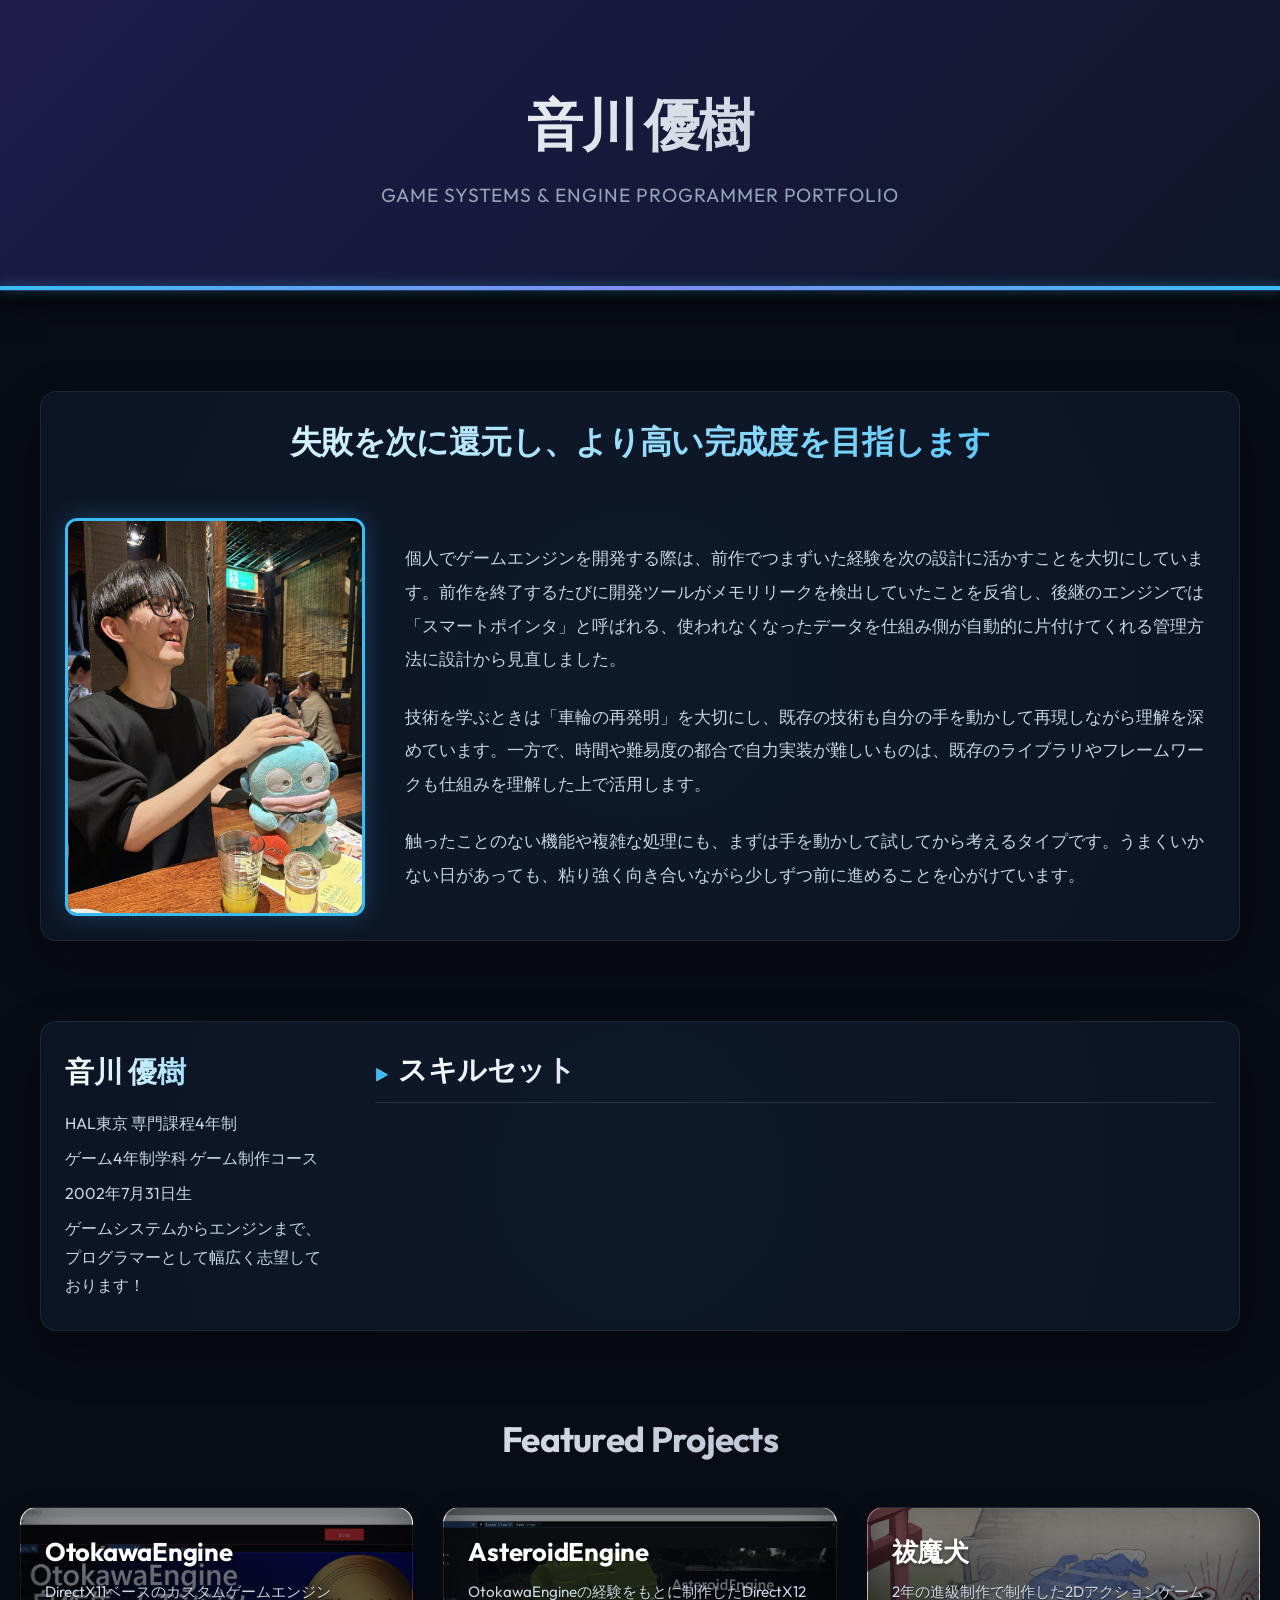
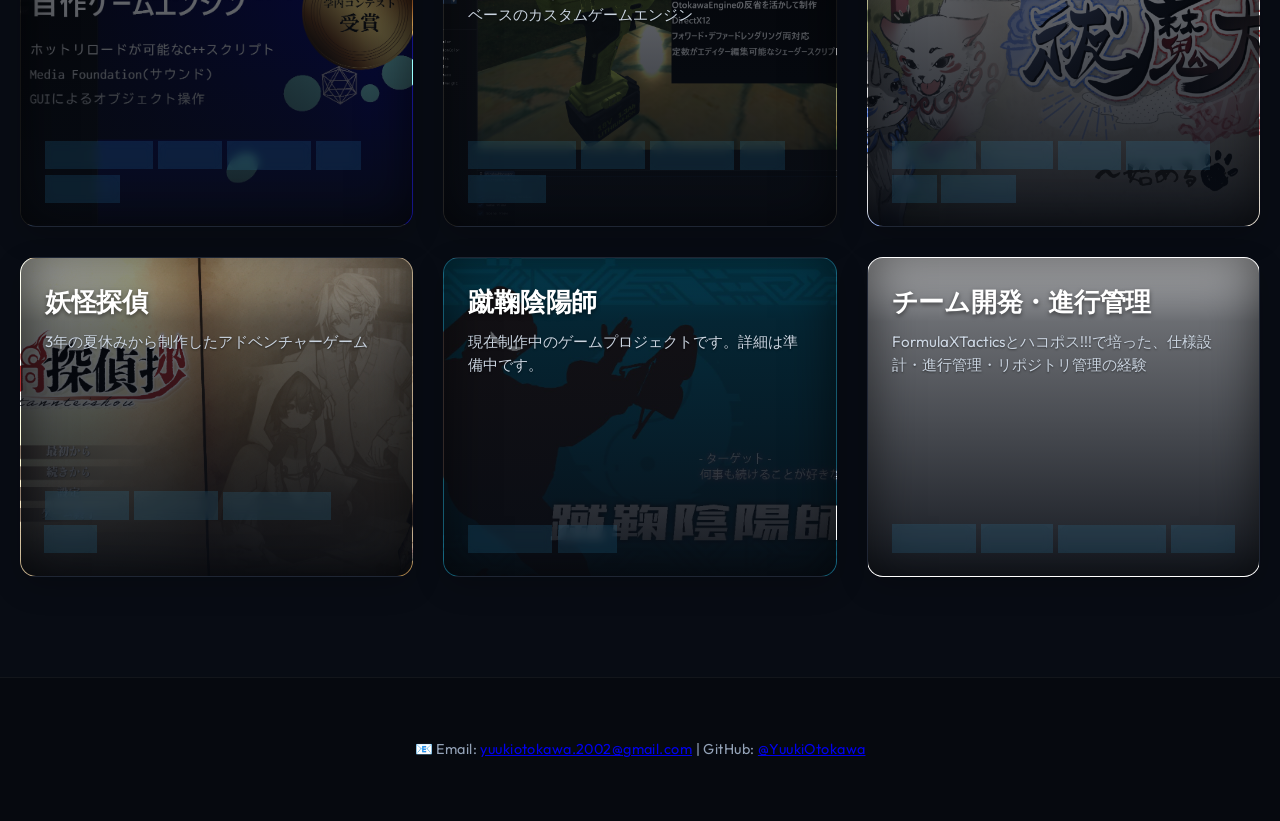
<file: index.html>
<!DOCTYPE html>
<html lang="ja">

<head>
    <meta charset="UTF-8">
    <meta name="viewport" content="width=device-width, initial-scale=1.0">
    <title>音川 優樹 | Portfolio</title>
    <meta name="description" content="音川優樹のポートフォリオ。ゲームシステム・エンジンプログラマー志望。DirectX11/12ベースの自作ゲームエンジンや、Unityでのチーム開発作品を掲載しています。">
    <link rel="icon" type="image/svg+xml" href="favicon.svg">

    <meta property="og:type" content="website">
    <meta property="og:title" content="音川 優樹 | Portfolio">
    <meta property="og:description" content="ゲームシステム・エンジンプログラマー志望のポートフォリオ。自作ゲームエンジンやチーム開発作品を掲載。">
    <meta property="og:image" content="assets/profile-smile.jpg">
    <meta property="og:url" content="https://yuukiotokawa.github.io/">
    <meta name="twitter:card" content="summary">

    <link rel="preconnect" href="https://fonts.googleapis.com">
    <link rel="preconnect" href="https://fonts.gstatic.com" crossorigin>
    <link href="https://fonts.googleapis.com/css2?family=Inter:wght@300;400;500;600;700&family=Outfit:wght@400;500;600;700;800&display=swap" rel="stylesheet">
    <link rel="stylesheet" href="style.css">
</head>

<body>
    <header>
        <h1>音川 優樹</h1>
        <p class="subtitle">Game Systems & Engine Programmer Portfolio</p>
    </header>
	<section class="intro">
		<p class="catchphrase">失敗を次に還元し、より高い完成度を目指します</p>
		<div class="intro-content">
			<img class="profile-photo" src="assets/profile-smile.jpg" alt="音川優樹">
			<div class="intro-statement">
				<p>個人でゲームエンジンを開発する際は、前作でつまずいた経験を次の設計に活かすことを大切にしています。前作を終了するたびに開発ツールがメモリリークを検出していたことを反省し、後継のエンジンでは「スマートポインタ」と呼ばれる、使われなくなったデータを仕組み側が自動的に片付けてくれる管理方法に設計から見直しました。</p>
				<p>技術を学ぶときは「車輪の再発明」を大切にし、既存の技術も自分の手を動かして再現しながら理解を深めています。一方で、時間や難易度の都合で自力実装が難しいものは、既存のライブラリやフレームワークも仕組みを理解した上で活用します。</p>
				<p>触ったことのない機能や複雑な処理にも、まずは手を動かして試してから考えるタイプです。うまくいかない日があっても、粘り強く向き合いながら少しずつ前に進めることを心がけています。</p>
			</div>
		</div>
	</section>

	<div class="about-me">
		<div class="about-me-content">
			<div class="profile-text">
				<h3>音川 優樹</h3>
				<p>HAL東京 専門課程4年制</p>
				<p>ゲーム4年制学科 ゲーム制作コース</p>
				<p>2002年7月31日生</p>
				<p>ゲームシステムからエンジンまで、プログラマーとして幅広く志望しております！</p>
			</div>

			<section class="skills">
				<details class="skills-details">
					<summary class="skills-summary">スキルセット</summary>
					<div id="skill-container">
						<!-- JavaScriptで動的に生成 -->
					</div>
				</details>
			</section>
		</div>
	</div>

	<section class="projects">
        <h2>Featured Projects</h2>
        <div class="kanban-board" id="kanban-board">
            <!-- JavaScriptで動的に生成 -->
        </div>
    </section>

    <footer>
        <p>📧 Email: yuukiotokawa.2002@gmail.com | GitHub: @YuukiOtokawa</p>
    </footer>

    <script src="config.js"></script>
    <script src="script.js"></script>
</body>

</html>
</file>
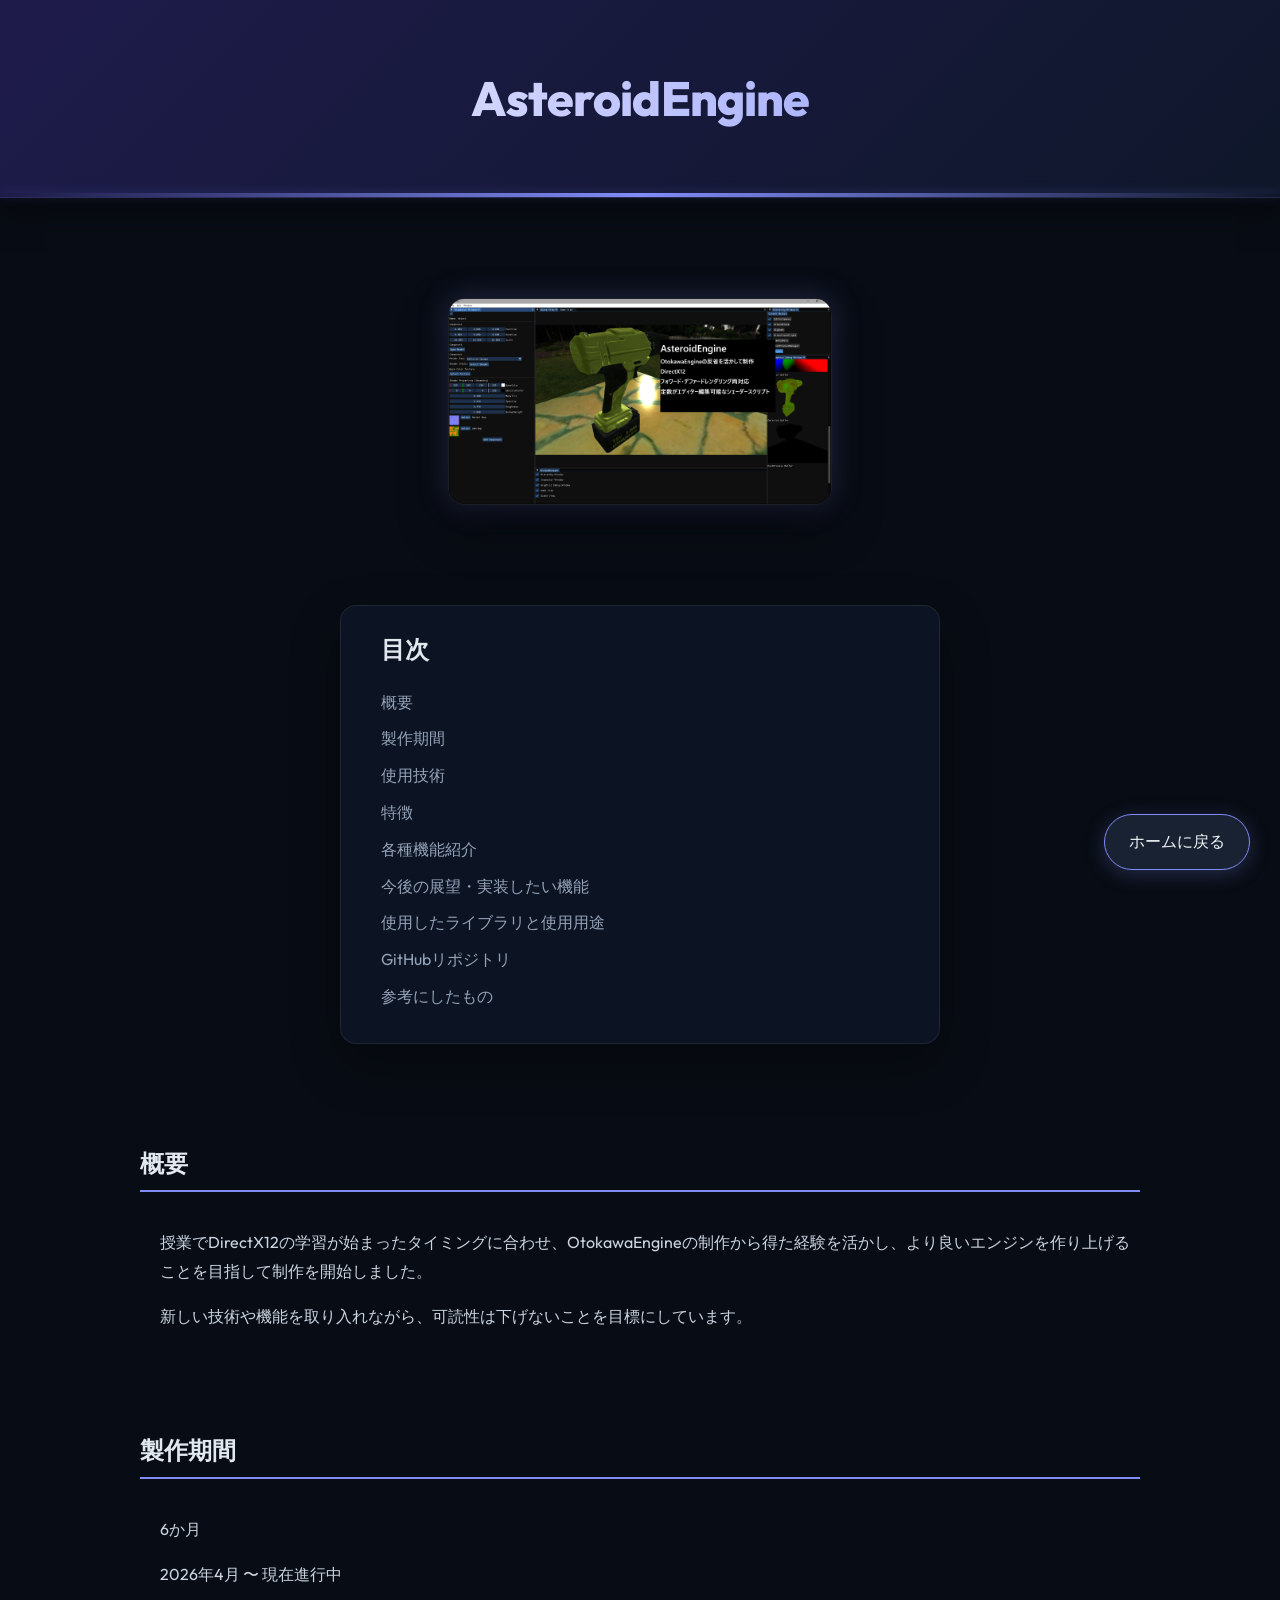
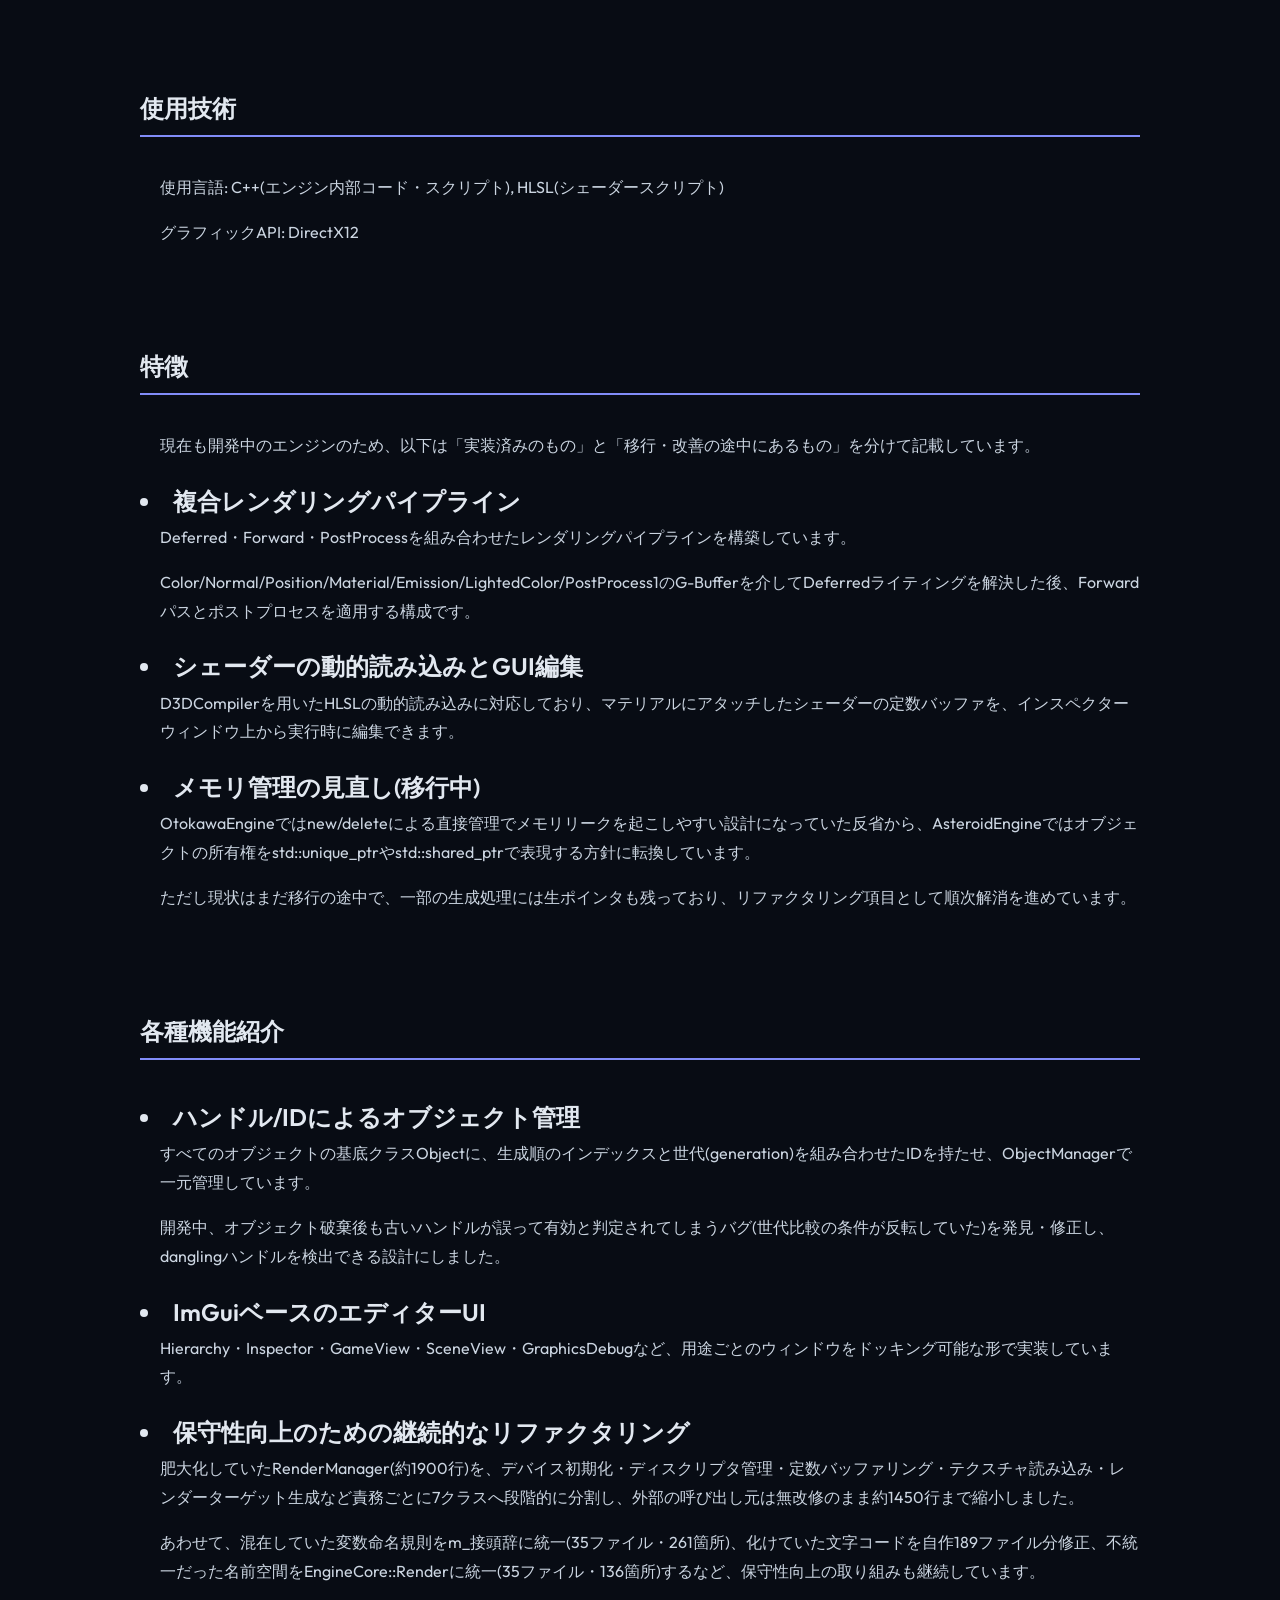
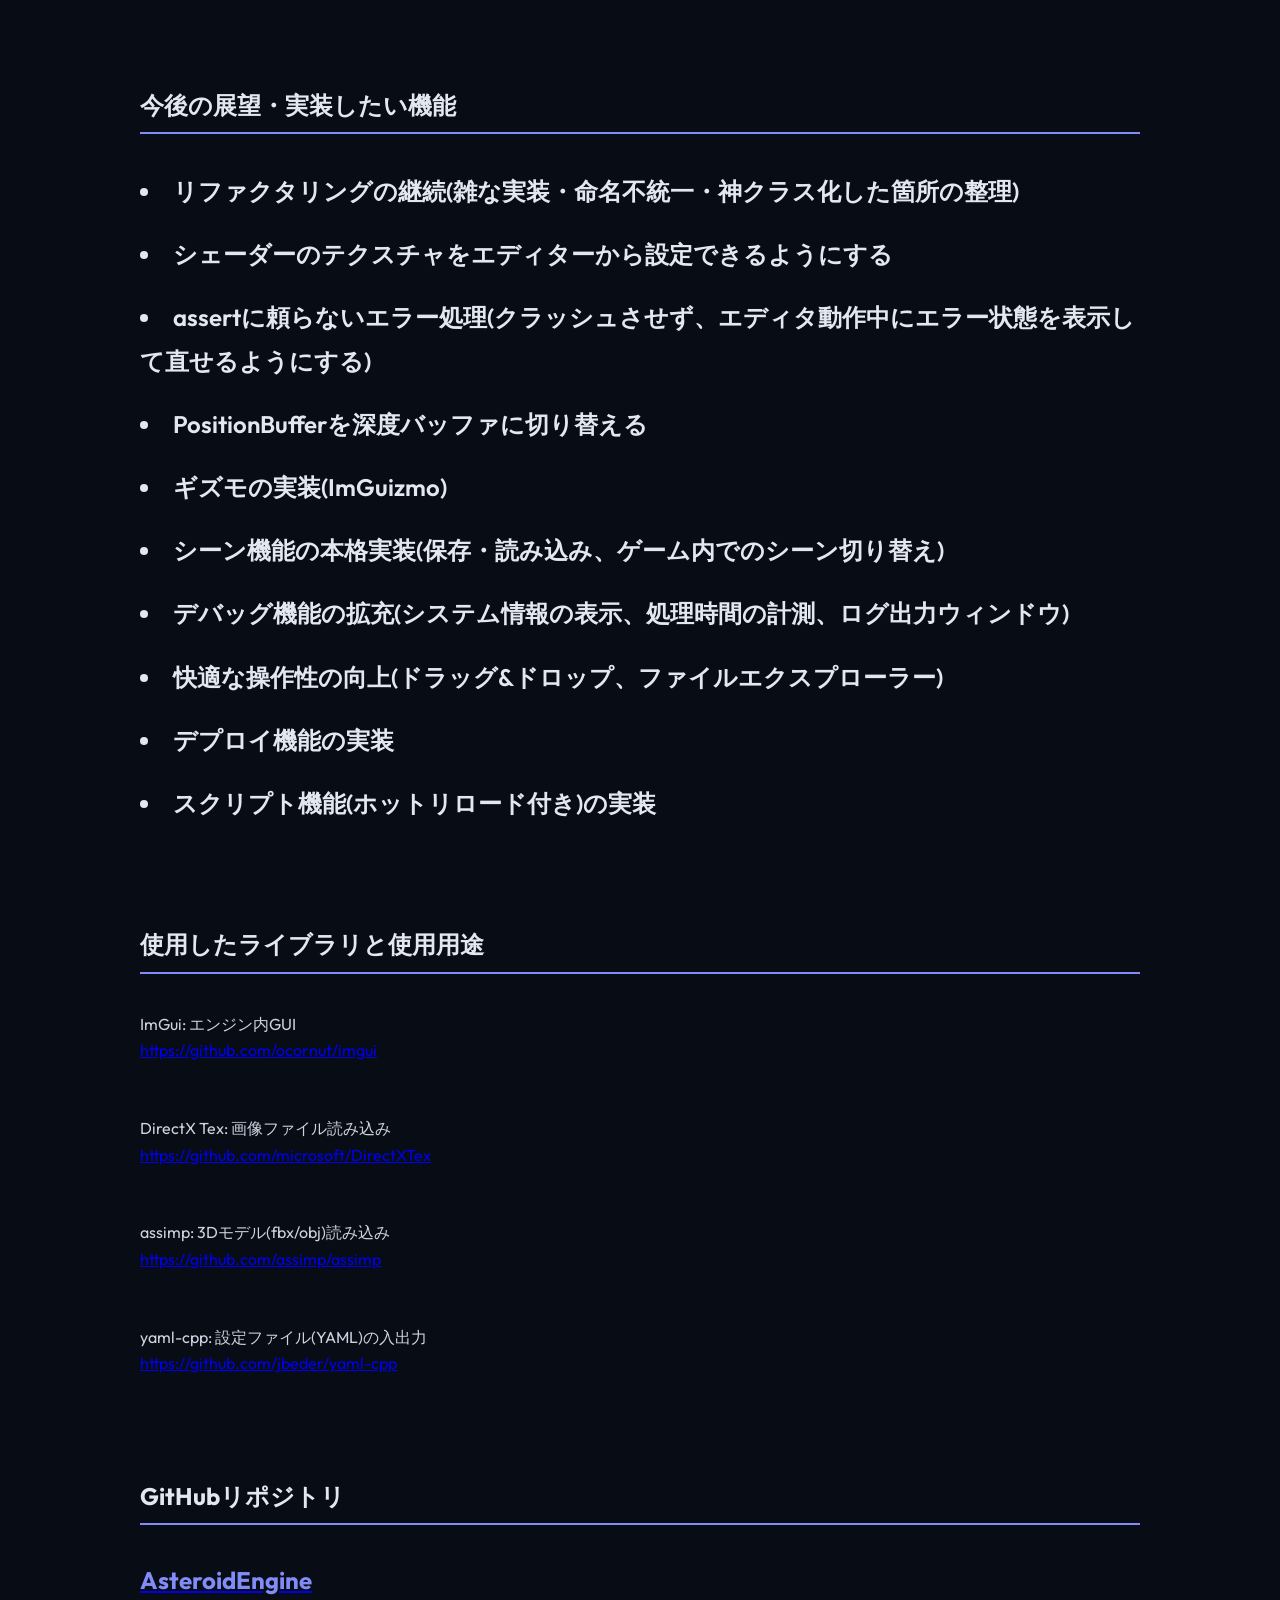
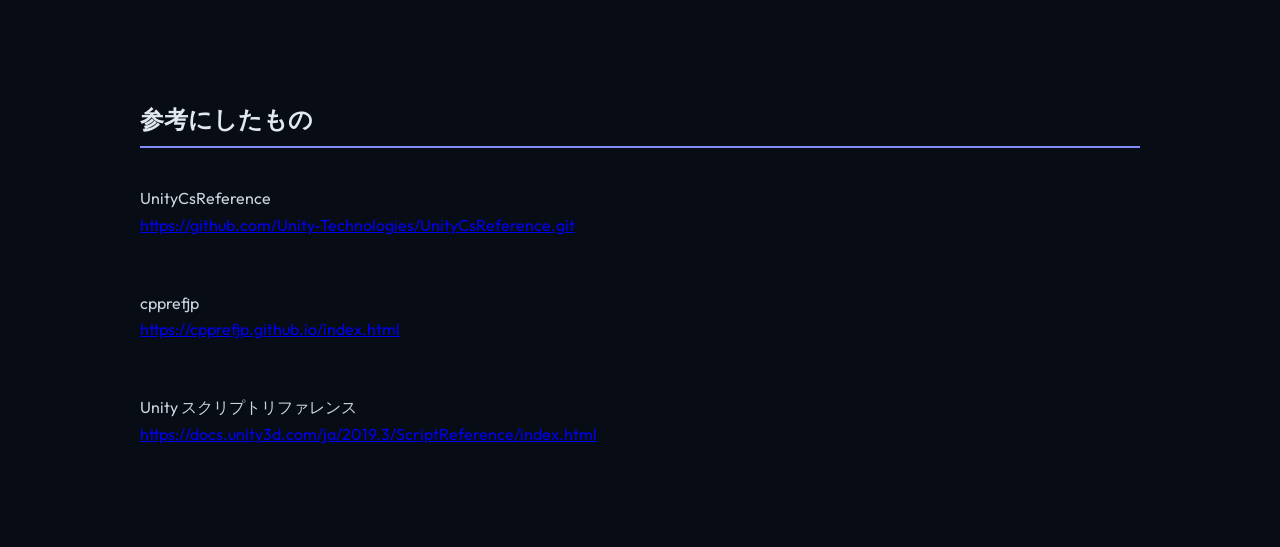
<file: projects/AsteroidEngine/AsteroidEngine.html>
<!DOCTYPE html>
<html lang="ja">

<head>
    <meta charset="UTF-8">
    <meta name="viewport" content="width=device-width, initial-scale=1.0">
    <title>Asteroid Engine | 音川優樹 Portfolio</title>
    <meta name="description" content="OtokawaEngineの経験をもとに制作したDirectX12ベースのカスタムゲームエンジン「Asteroid Engine」の紹介ページ。">
    <link rel="icon" type="image/svg+xml" href="../../favicon.svg">

    <meta property="og:type" content="article">
    <meta property="og:title" content="Asteroid Engine | 音川優樹 Portfolio">
    <meta property="og:description" content="OtokawaEngineの経験をもとに制作したDirectX12ベースのカスタムゲームエンジン「Asteroid Engine」の紹介ページ。">
    <meta property="og:image" content="https://yuukiotokawa.github.io/assets/ProjectCard/Default_White.png">
    <meta property="og:url" content="https://yuukiotokawa.github.io/projects/AsteroidEngine/AsteroidEngine.html">
    <meta name="twitter:card" content="summary_large_image">

    <link rel="preconnect" href="https://fonts.googleapis.com">
    <link rel="preconnect" href="https://fonts.gstatic.com" crossorigin>
    <link href="https://fonts.googleapis.com/css2?family=Inter:wght@300;400;500;600;700&family=Outfit:wght@400;500;600;700;800&display=swap" rel="stylesheet">

    <link rel="stylesheet" href="../project-theme.css">
    <link rel="stylesheet" href="AsteroidEngine.css">
</head>

<body>
    <header>
        <div class="project-title">
            <h1>AsteroidEngine</h1>
        </div>
    </header>

    <nav class="thumbnail">
        <img src="Assets/AsteroidEngine_Thumbnail.png" alt="エンジン全体のスクリーンショット">
    </nav>

    <nav class="table-of-contents">
        <h2>目次</h2>
        <ul>
            <li><a href="#overview">概要</a></li>
            <li><a href="#period">製作期間</a></li>
            <li><a href="#technology">使用技術</a></li>
            <li><a href="#features">特徴</a></li>
            <li><a href="#functions">各種機能紹介</a></li>
            <!-- <li><a href="#media">動画・画像</a></li> -->
            <li><a href="#future">今後の展望・実装したい機能</a></li>
            <li><a href="#libraries">使用したライブラリと使用用途</a></li>
            <li><a href="#github">GitHubリポジトリ</a></li>
            <li><a href="#references">参考にしたもの</a></li>
        </ul>
    </nav>

    <div class="content">
        <h2 id="overview">概要</h2>
        <div class="auto-p">
            授業でDirectX12の学習が始まったタイミングに合わせ、OtokawaEngineの制作から得た経験を活かし、より良いエンジンを作り上げることを目指して制作を開始しました。

            新しい技術や機能を取り入れながら、可読性は下げないことを目標にしています。
        </div>
    </div>
    <div class="content">
        <h2 id="period">製作期間</h2>
        <div class="auto-p">
            6か月

            2026年4月 〜 現在進行中
        </div>
    </div>
    <div class="content">
        <h2 id="technology">使用技術</h2>
        <div class="auto-p">
            使用言語: C++(エンジン内部コード・スクリプト), HLSL(シェーダースクリプト)

            グラフィックAPI: DirectX12
        </div>
    </div>
    <div class="content">
        <h2 id="features">特徴</h2>
        <div class="auto-p">
            現在も開発中のエンジンのため、以下は「実装済みのもの」と「移行・改善の途中にあるもの」を分けて記載しています。
        </div>
        <li>複合レンダリングパイプライン</li>
        <div class="auto-p">
            Deferred・Forward・PostProcessを組み合わせたレンダリングパイプラインを構築しています。

            Color/Normal/Position/Material/Emission/LightedColor/PostProcess1のG-Bufferを介してDeferredライティングを解決した後、Forwardパスとポストプロセスを適用する構成です。
        </div>
        <li>シェーダーの動的読み込みとGUI編集</li>
        <div class="auto-p">
            D3DCompilerを用いたHLSLの動的読み込みに対応しており、マテリアルにアタッチしたシェーダーの定数バッファを、インスペクターウィンドウ上から実行時に編集できます。
        </div>
        <li>メモリ管理の見直し(移行中)</li>
        <div class="auto-p">
            OtokawaEngineではnew/deleteによる直接管理でメモリリークを起こしやすい設計になっていた反省から、AsteroidEngineではオブジェクトの所有権をstd::unique_ptrやstd::shared_ptrで表現する方針に転換しています。

            ただし現状はまだ移行の途中で、一部の生成処理には生ポインタも残っており、リファクタリング項目として順次解消を進めています。
        </div>
    </div>
    <div class="content">
        <h2 id="functions">各種機能紹介</h2>
        <li>ハンドル/IDによるオブジェクト管理</li>
        <div class="auto-p">
            すべてのオブジェクトの基底クラスObjectに、生成順のインデックスと世代(generation)を組み合わせたIDを持たせ、ObjectManagerで一元管理しています。

            開発中、オブジェクト破棄後も古いハンドルが誤って有効と判定されてしまうバグ(世代比較の条件が反転していた)を発見・修正し、danglingハンドルを検出できる設計にしました。
        </div>
        <li>ImGuiベースのエディターUI</li>
        <div class="auto-p">
            Hierarchy・Inspector・GameView・SceneView・GraphicsDebugなど、用途ごとのウィンドウをドッキング可能な形で実装しています。
        </div>
        <li>保守性向上のための継続的なリファクタリング</li>
        <div class="auto-p">
            肥大化していたRenderManager(約1900行)を、デバイス初期化・ディスクリプタ管理・定数バッファリング・テクスチャ読み込み・レンダーターゲット生成など責務ごとに7クラスへ段階的に分割し、外部の呼び出し元は無改修のまま約1450行まで縮小しました。

            あわせて、混在していた変数命名規則をm_接頭辞に統一(35ファイル・261箇所)、化けていた文字コードを自作189ファイル分修正、不統一だった名前空間をEngineCore::Renderに統一(35ファイル・136箇所)するなど、保守性向上の取り組みも継続しています。
        </div>
    </div>
    <!--
    <div class="content">
        <h2 id="media">動画・画像</h2>
        <div class="auto-p">
            準備中(スクリーンショット・動画は後日追加予定)
        </div>
    </div>
    -->
    <div class="content">
        <h2 id="future">今後の展望・実装したい機能</h2>
        <li>リファクタリングの継続(雑な実装・命名不統一・神クラス化した箇所の整理)</li>
        <li>シェーダーのテクスチャをエディターから設定できるようにする</li>
        <li>assertに頼らないエラー処理(クラッシュさせず、エディタ動作中にエラー状態を表示して直せるようにする)</li>
        <li>PositionBufferを深度バッファに切り替える</li>
        <li>ギズモの実装(ImGuizmo)</li>
        <li>シーン機能の本格実装(保存・読み込み、ゲーム内でのシーン切り替え)</li>
        <li>デバッグ機能の拡充(システム情報の表示、処理時間の計測、ログ出力ウィンドウ)</li>
        <li>快適な操作性の向上(ドラッグ&ドロップ、ファイルエクスプローラー)</li>
        <li>デプロイ機能の実装</li>
        <li>スクリプト機能(ホットリロード付き)の実装</li>
    </div>
    <div class="content">
        <h2 id="libraries">使用したライブラリと使用用途</h2>
        <div class="reference">
            <p>ImGui: エンジン内GUI <a href="https://github.com/ocornut/imgui">
                    <div class="refLink">https://github.com/ocornut/imgui</div>
                </a></p>
        </div>
        <div class="reference">
            <p>DirectX Tex: 画像ファイル読み込み <a href="https://github.com/microsoft/DirectXTex">
                    <div class="refLink">https://github.com/microsoft/DirectXTex</div>
                </a></p>
        </div>
        <div class="reference">
            <p>assimp: 3Dモデル(fbx/obj)読み込み <a href="https://github.com/assimp/assimp">
                    <div class="refLink">https://github.com/assimp/assimp</div>
                </a></p>
        </div>
        <div class="reference">
            <p>yaml-cpp: 設定ファイル(YAML)の入出力 <a href="https://github.com/jbeder/yaml-cpp">
                    <div class="refLink">https://github.com/jbeder/yaml-cpp</div>
                </a></p>
        </div>
    </div>
    <div class="content">
        <h2 id="github">GitHubリポジトリ</h2>
        <a href="https://github.com/YuukiOtokawa/DirectX12">
            <div class="repoLink">AsteroidEngine</div>
        </a>
    </div>
    <div class="content">
        <h2 id="references">参考にしたもの</h2>
        <div class="reference">
            <p>UnityCsReference <a href="https://github.com/Unity-Technologies/UnityCsReference.git">
                    <div class="refLink">https://github.com/Unity-Technologies/UnityCsReference.git</div>
                </a></p>
        </div>
        <div class="reference">
            <p>cpprefjp<a href="https://cpprefjp.github.io/index.html">
                    <div class="refLink">https://cpprefjp.github.io/index.html</div>
                </a></p>
        </div>
        <div class="reference">
            <p>Unity スクリプトリファレンス<a href="https://docs.unity3d.com/ja/2019.3/ScriptReference/index.html">
                    <div class="refLink">https://docs.unity3d.com/ja/2019.3/ScriptReference/index.html</div>
                </a></p>
        </div>
    </div>

    <a href="../../index.html" class="back-button">ホームに戻る</a>

    <script src="../project-common.js"></script>
    <script src="AsteroidEngine.js"></script>
</body>

</html>
</file>
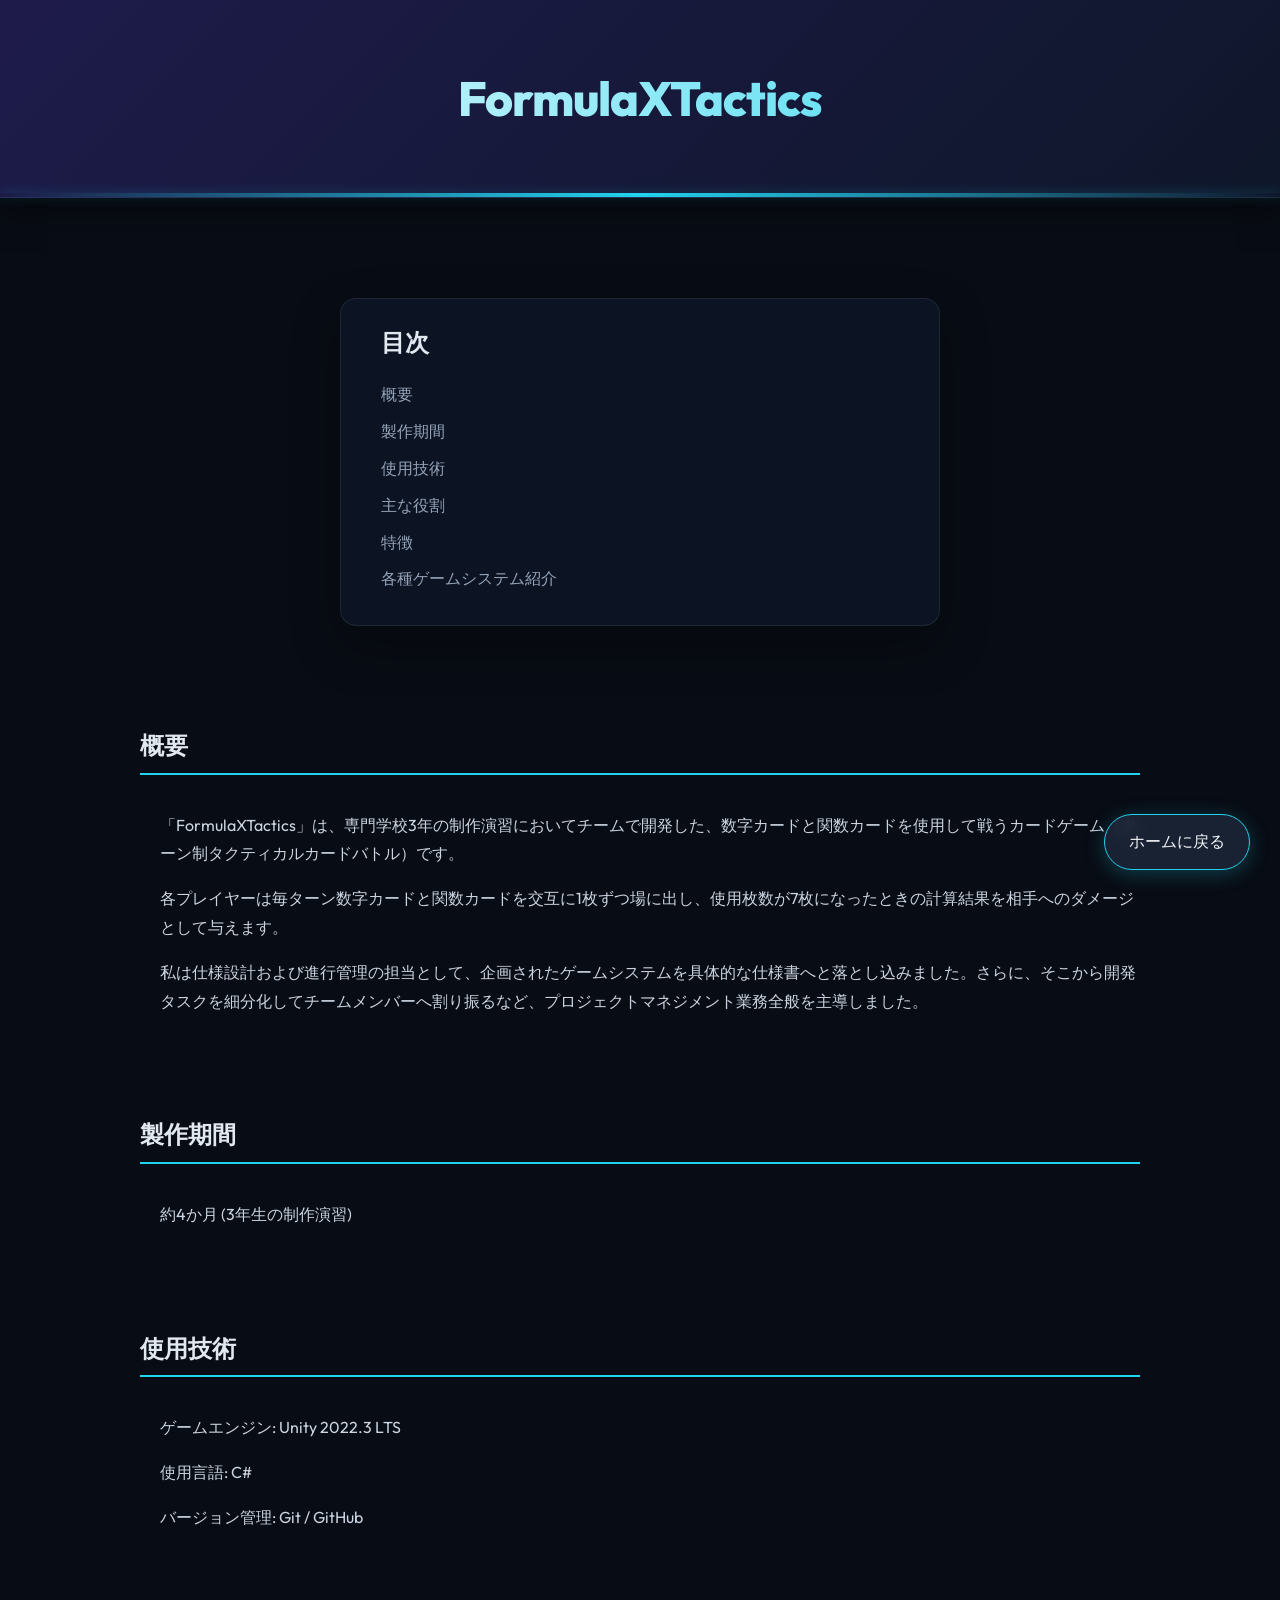
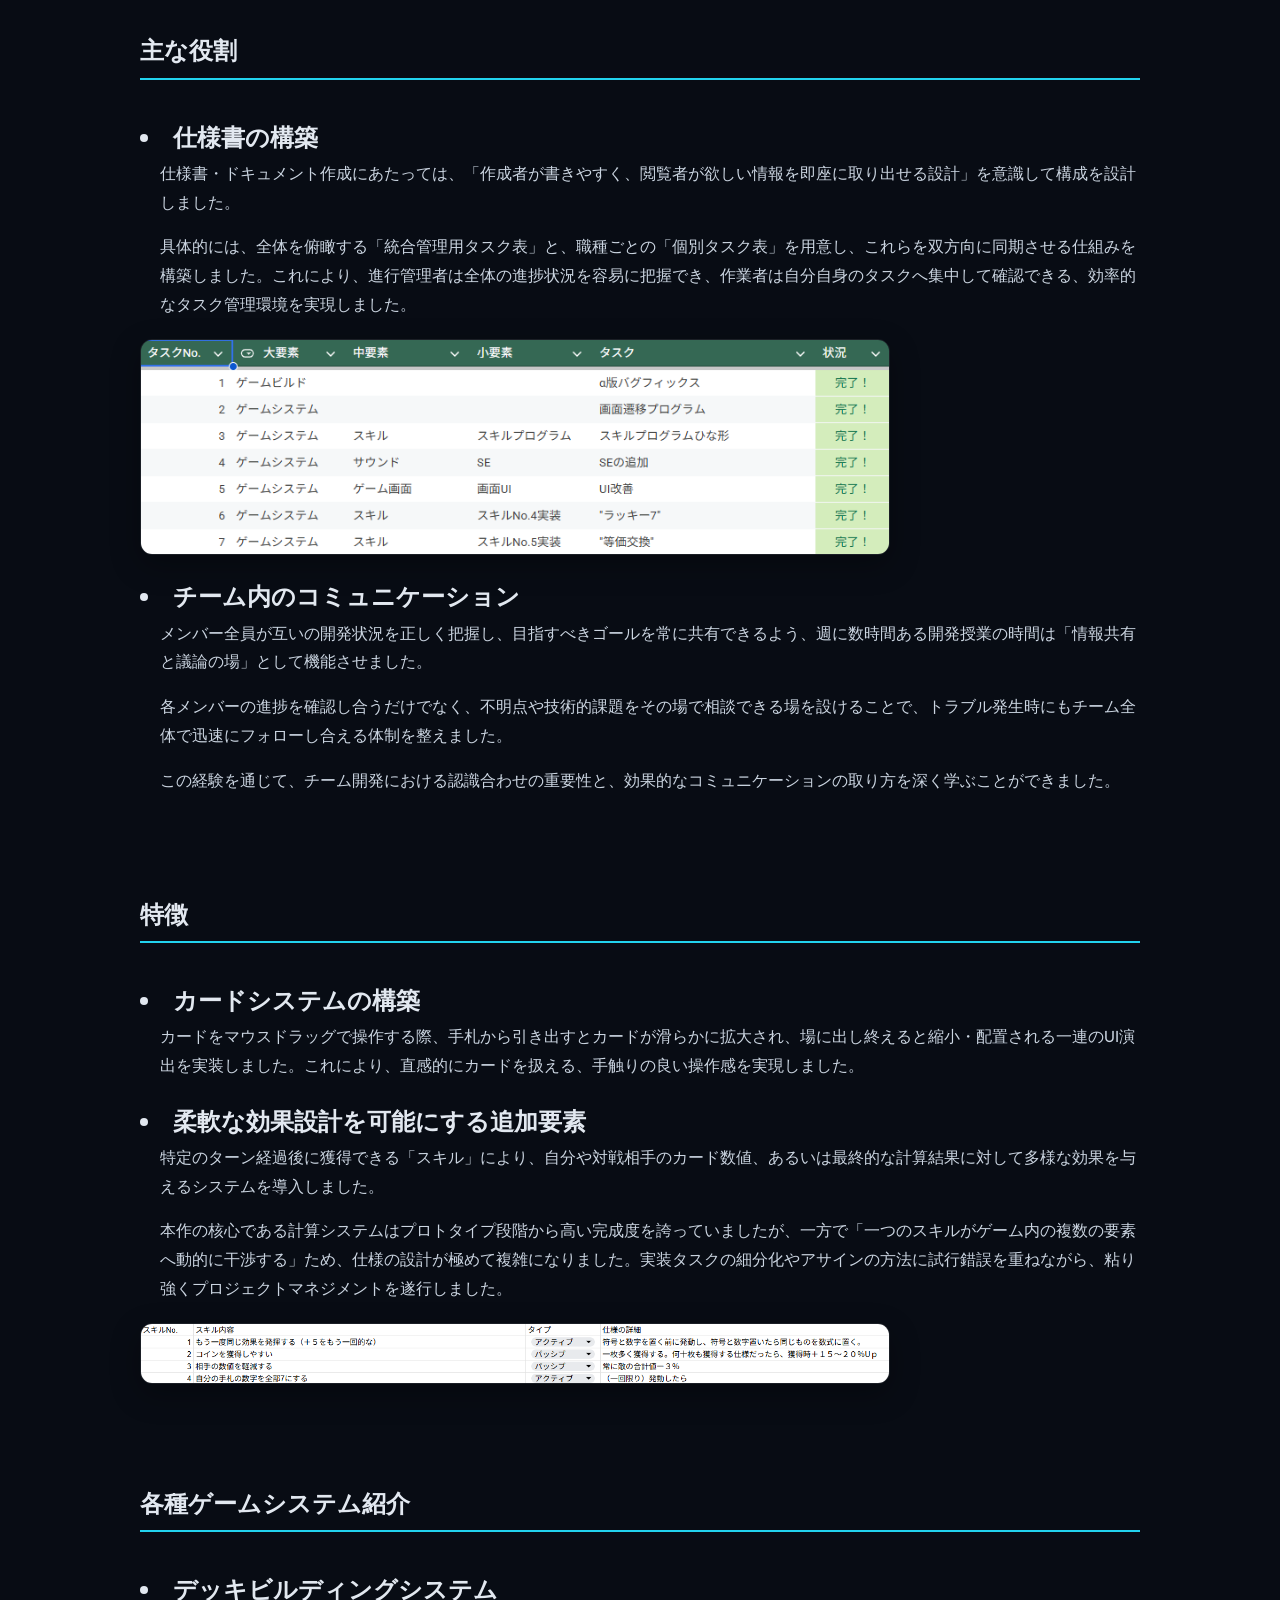
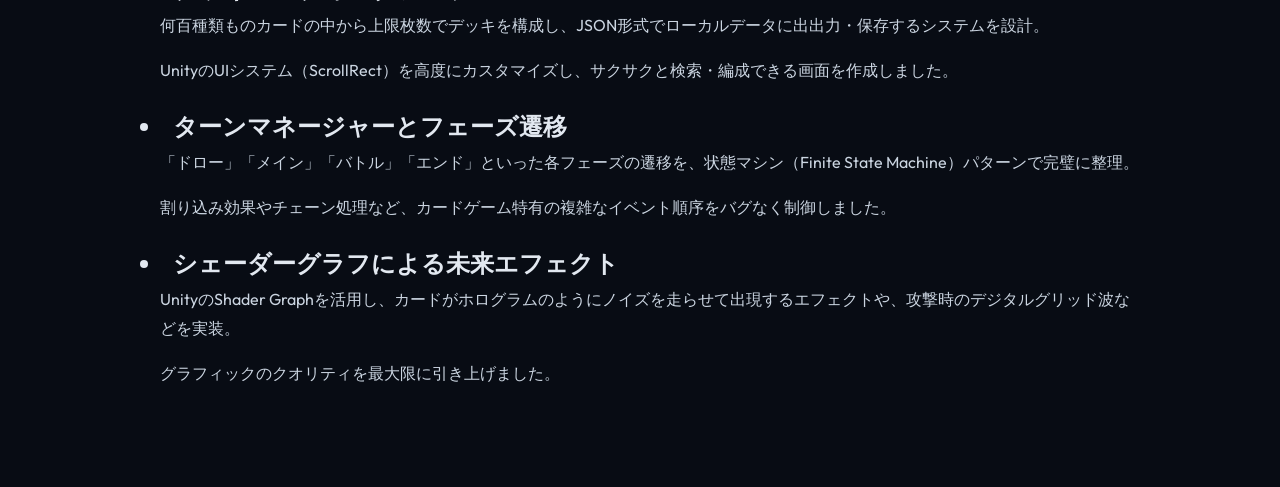
<file: projects/FormulaXTactics/FormulaXTactics.html>
<!DOCTYPE html>
<html lang="ja">

<head>
    <meta charset="UTF-8">
    <meta name="viewport" content="width=device-width, initial-scale=1.0">
    <title>FormulaXTactics | 音川優樹 Portfolio</title>
    <meta name="description" content="専門学校3年の制作演習で制作したターン制カードゲーム「FormulaXTactics」の紹介ページ。">
    <link rel="icon" type="image/svg+xml" href="../../favicon.svg">

    <meta property="og:type" content="article">
    <meta property="og:title" content="FormulaXTactics | 音川優樹 Portfolio">
    <meta property="og:description" content="専門学校3年の制作演習で制作したターン制カードゲーム「FormulaXTactics」の紹介ページ。">
    <meta property="og:image" content="https://yuukiotokawa.github.io/assets/ProjectCard/Default_White.png">
    <meta property="og:url" content="https://yuukiotokawa.github.io/projects/FormulaXTactics/FormulaXTactics.html">
    <meta name="twitter:card" content="summary_large_image">

    <link rel="preconnect" href="https://fonts.googleapis.com">
    <link rel="preconnect" href="https://fonts.gstatic.com" crossorigin>
    <link href="https://fonts.googleapis.com/css2?family=Inter:wght@300;400;500;600;700&family=Outfit:wght@400;500;600;700;800&display=swap" rel="stylesheet">

    <link rel="stylesheet" href="../project-theme.css">
    <link rel="stylesheet" href="FormulaXTactics.css">
</head>

<body>
    <header>
        <div class="project-title">
            <h1>FormulaXTactics</h1>
        </div>
    </header>


    <nav class="table-of-contents">
        <h2>目次</h2>
        <ul>
            <li><a href="#overview">概要</a></li>
            <li><a href="#period">製作期間</a></li>
            <li><a href="#technology">使用技術</a></li>
            <li><a href="#works">主な役割</a></li>
            <li><a href="#features">特徴</a></li>
            <li><a href="#systems">各種ゲームシステム紹介</a></li>
        </ul>
    </nav>

    <div class="content">
        <h2 id="overview">概要</h2>
        <div class="auto-p">
            「FormulaXTactics」は、専門学校3年の制作演習においてチームで開発した、数字カードと関数カードを使用して戦うカードゲーム（ターン制タクティカルカードバトル）です。

            各プレイヤーは毎ターン数字カードと関数カードを交互に1枚ずつ場に出し、使用枚数が7枚になったときの計算結果を相手へのダメージとして与えます。

            私は仕様設計および進行管理の担当として、企画されたゲームシステムを具体的な仕様書へと落とし込みました。さらに、そこから開発タスクを細分化してチームメンバーへ割り振るなど、プロジェクトマネジメント業務全般を主導しました。
        </div>
    </div>
    <div class="content">
        <h2 id="period">製作期間</h2>
        <div class="auto-p">
            約4か月 (3年生の制作演習)
        </div>
    </div>
    <div class="content">
        <h2 id="technology">使用技術</h2>
        <div class="auto-p">
            ゲームエンジン: Unity 2022.3 LTS

            使用言語: C#

            バージョン管理: Git / GitHub
        </div>
    </div>
    <div class="content">
        <h2 id="works">主な役割</h2>
        <li>仕様書の構築</li>
        <div class="auto-p">
            仕様書・ドキュメント作成にあたっては、「作成者が書きやすく、閲覧者が欲しい情報を即座に取り出せる設計」を意識して構成を設計しました。

            具体的には、全体を俯瞰する「統合管理用タスク表」と、職種ごとの「個別タスク表」を用意し、これらを双方向に同期させる仕組みを構築しました。これにより、進行管理者は全体の進捗状況を容易に把握でき、作業者は自分自身のタスクへ集中して確認できる、効率的なタスク管理環境を実現しました。
        </div>
        <!--タスク表のスクショを貼る-->
        <img src="Assets/FxTTaskList.png" alt="統合管理用タスク表">
        <li>チーム内のコミュニケーション</li>
        <div class="auto-p">
            メンバー全員が互いの開発状況を正しく把握し、目指すべきゴールを常に共有できるよう、週に数時間ある開発授業の時間は「情報共有と議論の場」として機能させました。

            各メンバーの進捗を確認し合うだけでなく、不明点や技術的課題をその場で相談できる場を設けることで、トラブル発生時にもチーム全体で迅速にフォローし合える体制を整えました。

            この経験を通じて、チーム開発における認識合わせの重要性と、効果的なコミュニケーションの取り方を深く学ぶことができました。
        </div>
    </div>
    <div class="content">
        <h2 id="features">特徴</h2>
        <li>カードシステムの構築</li>
        <div class="auto-p">
            カードをマウスドラッグで操作する際、手札から引き出すとカードが滑らかに拡大され、場に出し終えると縮小・配置される一連のUI演出を実装しました。これにより、直感的にカードを扱える、手触りの良い操作感を実現しました。
            <!--Gif貼れる？-->
        </div>
        <li>柔軟な効果設計を可能にする追加要素</li>
        <div class="auto-p">
            特定のターン経過後に獲得できる「スキル」により、自分や対戦相手のカード数値、あるいは最終的な計算結果に対して多様な効果を与えるシステムを導入しました。

            本作の核心である計算システムはプロトタイプ段階から高い完成度を誇っていましたが、一方で「一つのスキルがゲーム内の複数の要素へ動的に干渉する」ため、仕様の設計が極めて複雑になりました。実装タスクの細分化やアサインの方法に試行錯誤を重ねながら、粘り強くプロジェクトマネジメントを遂行しました。
        </div>
        <!--スクショ貼る-->
        <img src="Assets/FxTSkillList.png" alt="スキルシステムのスクリーンショット">
    </div>
    <div class="content">
        <h2 id="systems">各種ゲームシステム紹介</h2>
        <li>デッキビルディングシステム</li>
        <div class="auto-p">
            何百種類ものカードの中から上限枚数でデッキを構成し、JSON形式でローカルデータに出出力・保存するシステムを設計。

            UnityのUIシステム（ScrollRect）を高度にカスタマイズし、サクサクと検索・編成できる画面を作成しました。
        </div>
        <li>ターンマネージャーとフェーズ遷移</li>
        <div class="auto-p">
            「ドロー」「メイン」「バトル」「エンド」といった各フェーズの遷移を、状態マシン（Finite State Machine）パターンで完璧に整理。

            割り込み効果やチェーン処理など、カードゲーム特有の複雑なイベント順序をバグなく制御しました。
        </div>
        <li>シェーダーグラフによる未来エフェクト</li>
        <div class="auto-p">
            UnityのShader Graphを活用し、カードがホログラムのようにノイズを走らせて出現するエフェクトや、攻撃時のデジタルグリッド波などを実装。

            グラフィックのクオリティを最大限に引き上げました。
        </div>
    </div>

    <a href="../../index.html" class="back-button">ホームに戻る</a>

    <script src="../project-common.js"></script>
    <script src="FormulaXTactics.js"></script>
</body>

</html>
</file>
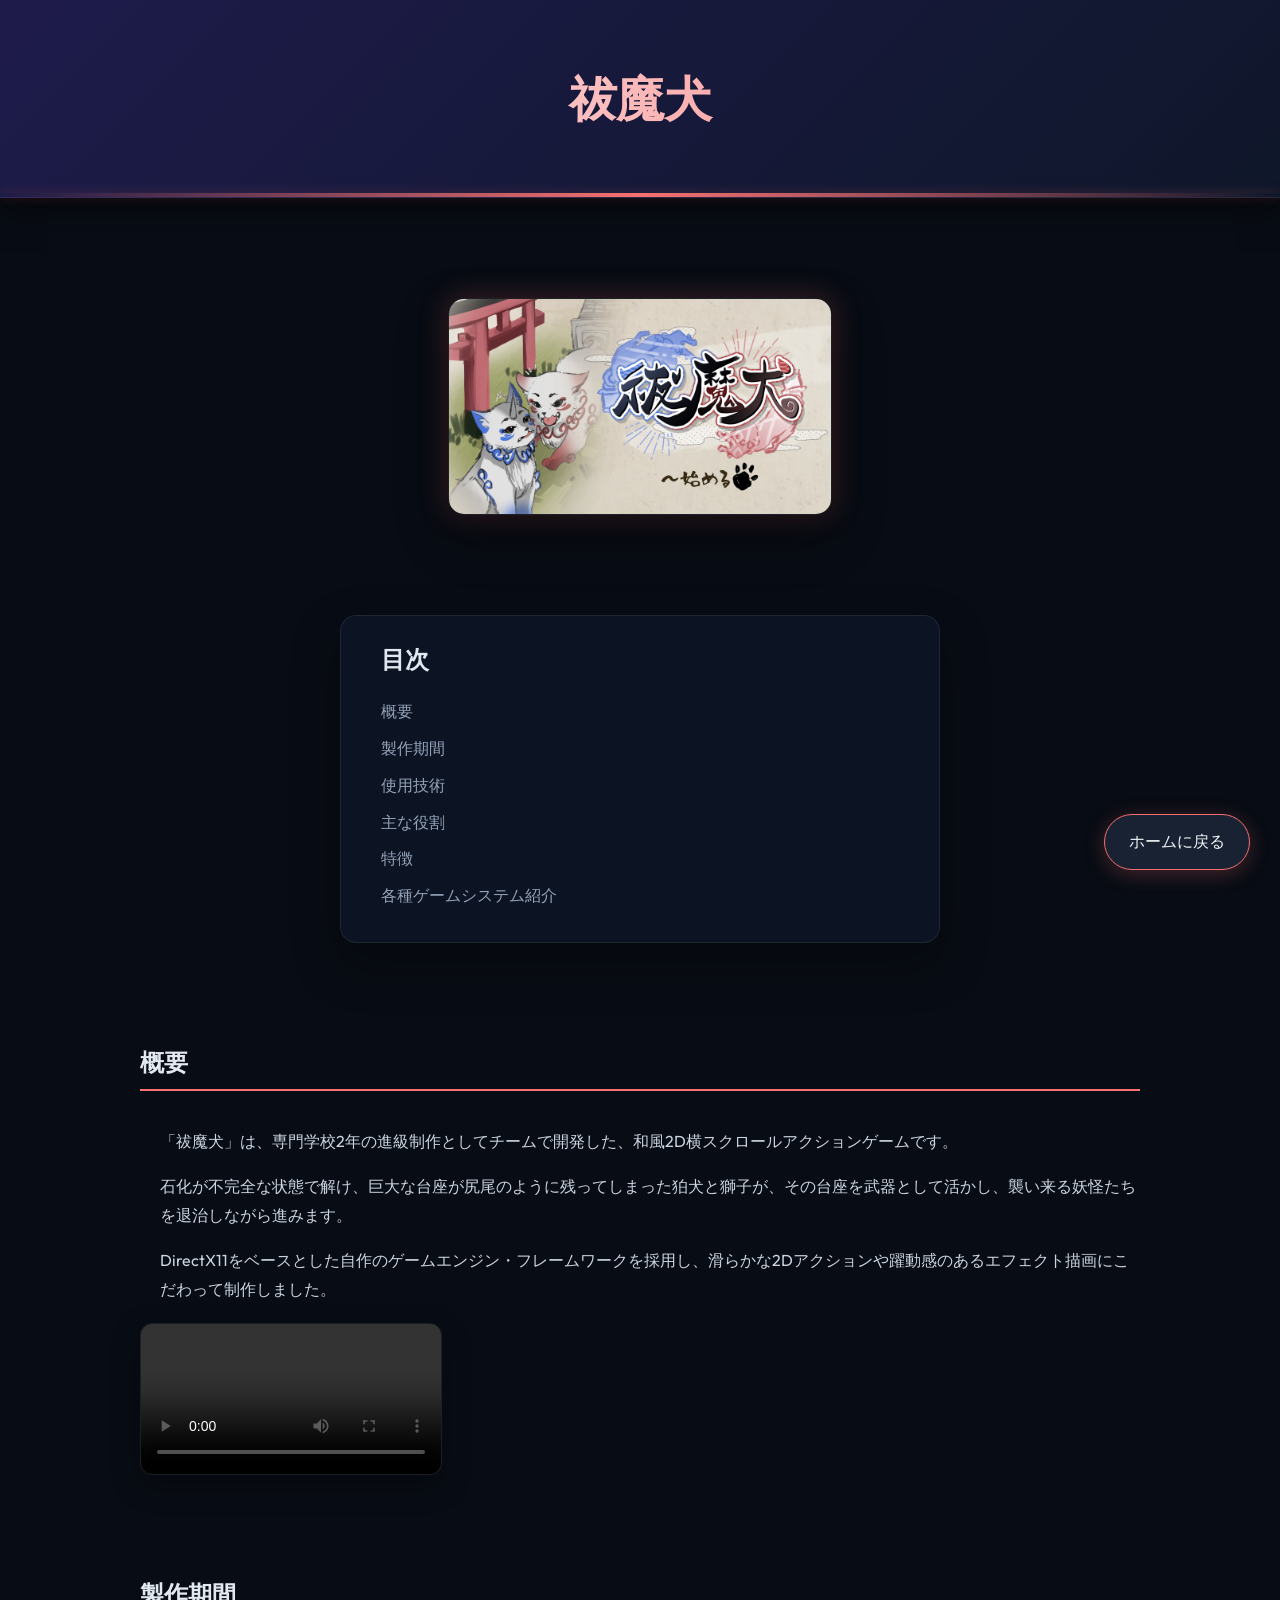
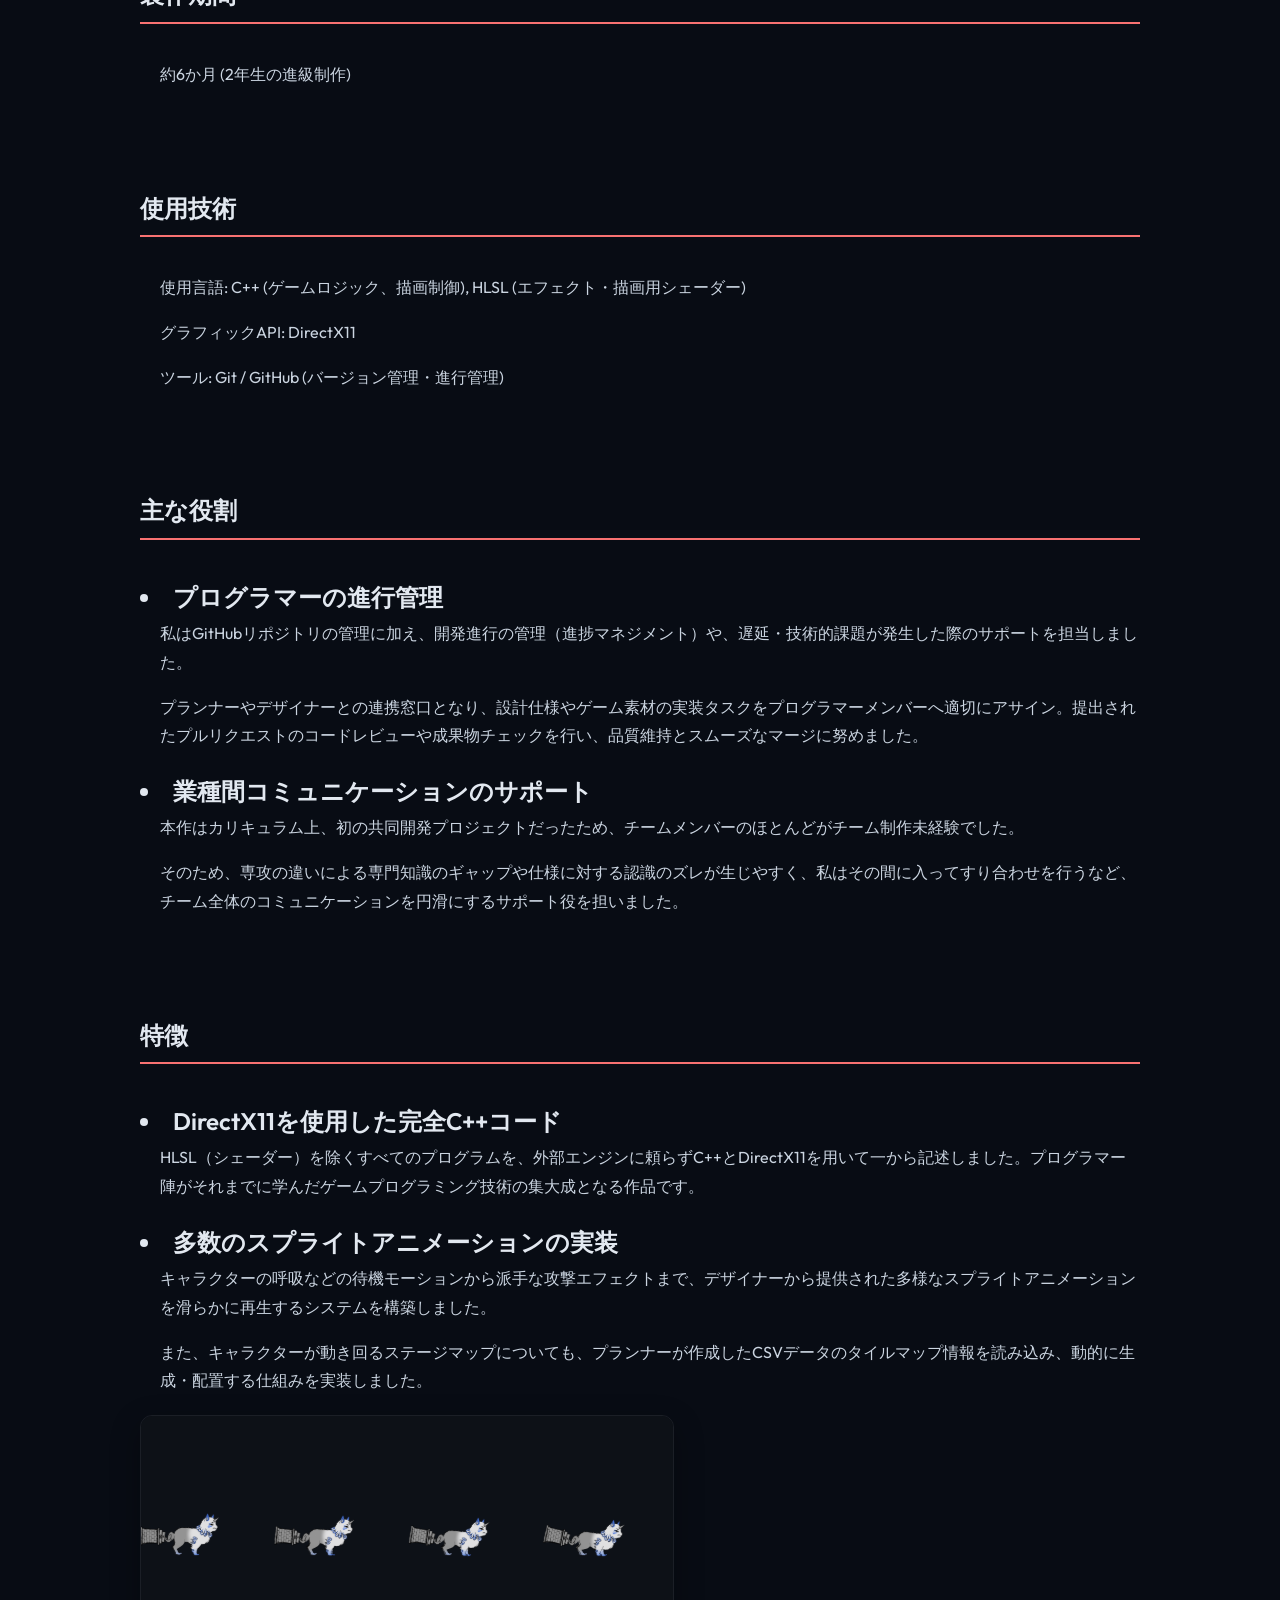
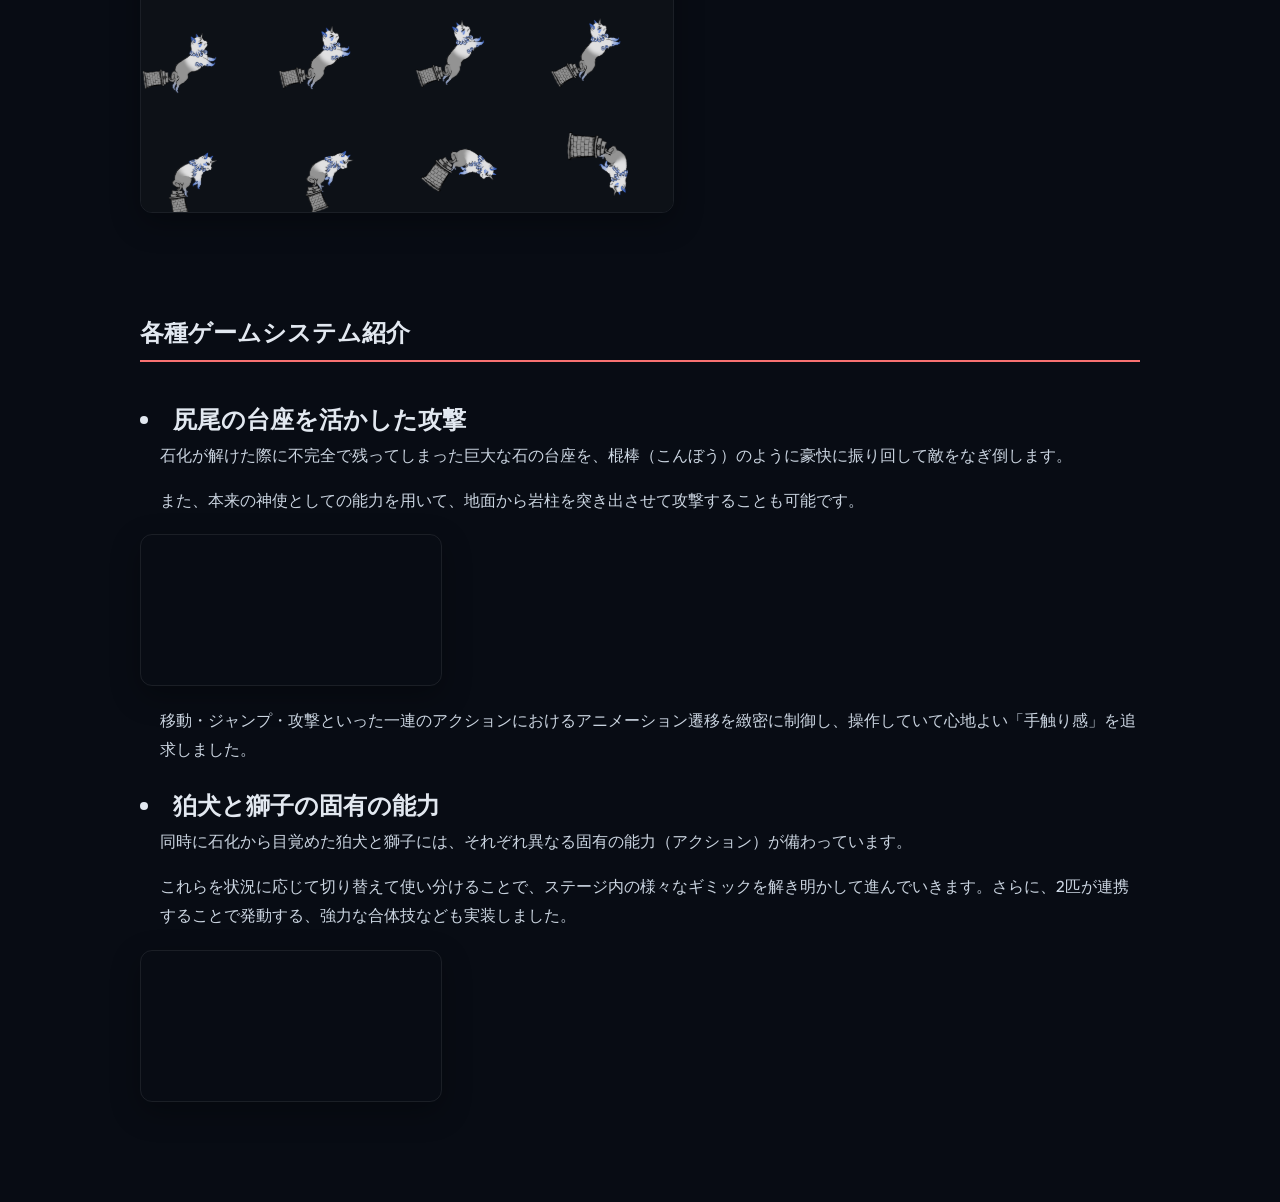
<file: projects/Futsumaken/Futsumaken.html>
<!DOCTYPE html>
<html lang="ja">

<head>
    <meta charset="UTF-8">
    <meta name="viewport" content="width=device-width, initial-scale=1.0">
    <title>祓魔犬 | 音川優樹 Portfolio</title>
    <meta name="description" content="専門学校2年の進級制作で制作した2Dアクションゲーム「祓魔犬」の紹介ページ。">
    <link rel="icon" type="image/svg+xml" href="../../favicon.svg">

    <meta property="og:type" content="article">
    <meta property="og:title" content="祓魔犬 | 音川優樹 Portfolio">
    <meta property="og:description" content="専門学校2年の進級制作で制作した2Dアクションゲーム「祓魔犬」の紹介ページ。">
    <meta property="og:image" content="https://yuukiotokawa.github.io/assets/ProjectCard/DogThumbnail.png">
    <meta property="og:url" content="https://yuukiotokawa.github.io/projects/Futsumaken/Futsumaken.html">
    <meta name="twitter:card" content="summary_large_image">

    <link rel="preconnect" href="https://fonts.googleapis.com">
    <link rel="preconnect" href="https://fonts.gstatic.com" crossorigin>
    <link href="https://fonts.googleapis.com/css2?family=Inter:wght@300;400;500;600;700&family=Outfit:wght@400;500;600;700;800&display=swap" rel="stylesheet">

    <link rel="stylesheet" href="../project-theme.css">
    <link rel="stylesheet" href="Futsumaken.css">
</head>

<body>
    <header>
        <div class="project-title">
            <h1>祓魔犬</h1>
        </div>
    </header>

    <nav class="thumbnail">
        <img src="../../assets/ProjectCard/DogThumbnail.png" alt="ゲームプレイのイメージ画像">
    </nav>

    <nav class="table-of-contents">
        <h2>目次</h2>
        <ul>
            <li><a href="#overview">概要</a></li>
            <li><a href="#period">製作期間</a></li>
            <li><a href="#technology">使用技術</a></li>
            <li><a href="#works">主な役割</a></li>
            <li><a href="#features">特徴</a></li>
            <li><a href="#systems">各種ゲームシステム紹介</a></li>
        </ul>
    </nav>

    <div class="content">
        <h2 id="overview">概要</h2>
        <div class="auto-p">
            「祓魔犬」は、専門学校2年の進級制作としてチームで開発した、和風2D横スクロールアクションゲームです。

            石化が不完全な状態で解け、巨大な台座が尻尾のように残ってしまった狛犬と獅子が、その台座を武器として活かし、襲い来る妖怪たちを退治しながら進みます。

            DirectX11をベースとした自作のゲームエンジン・フレームワークを採用し、滑らかな2Dアクションや躍動感のあるエフェクト描画にこだわって制作しました。
        </div>
        <!--動画置きたいね-->
        <video src="Assets/DogOPMovie.mp4" controls width="640" height="360"></video>
    </div>
    <div class="content">
        <h2 id="period">製作期間</h2>
        <div class="auto-p">
            約6か月 (2年生の進級制作)
        </div>
    </div>
    <div class="content">
        <h2 id="technology">使用技術</h2>
        <div class="auto-p">
            使用言語: C++ (ゲームロジック、描画制御), HLSL (エフェクト・描画用シェーダー)

            グラフィックAPI: DirectX11

            ツール: Git / GitHub (バージョン管理・進行管理)
        </div>
    </div>
    <div class="content">
        <h2 id="works">主な役割</h2>
        <li>プログラマーの進行管理</li>
        <div class="auto-p">
            私はGitHubリポジトリの管理に加え、開発進行の管理（進捗マネジメント）や、遅延・技術的課題が発生した際のサポートを担当しました。

            プランナーやデザイナーとの連携窓口となり、設計仕様やゲーム素材の実装タスクをプログラマーメンバーへ適切にアサイン。提出されたプルリクエストのコードレビューや成果物チェックを行い、品質維持とスムーズなマージに努めました。
        </div>
        <li>業種間コミュニケーションのサポート</li>
        <div class="auto-p">
            本作はカリキュラム上、初の共同開発プロジェクトだったため、チームメンバーのほとんどがチーム制作未経験でした。

            そのため、専攻の違いによる専門知識のギャップや仕様に対する認識のズレが生じやすく、私はその間に入ってすり合わせを行うなど、チーム全体のコミュニケーションを円滑にするサポート役を担いました。
        </div>
    </div>
    <div class="content">
        <h2 id="features">特徴</h2>
        <li>DirectX11を使用した完全C++コード</li>
        <div class="auto-p">
            HLSL（シェーダー）を除くすべてのプログラムを、外部エンジンに頼らずC++とDirectX11を用いて一から記述しました。プログラマー陣がそれまでに学んだゲームプログラミング技術の集大成となる作品です。
        </div>
        <li>多数のスプライトアニメーションの実装</li>
        <div class="auto-p">
            キャラクターの呼吸などの待機モーションから派手な攻撃エフェクトまで、デザイナーから提供された多様なスプライトアニメーションを滑らかに再生するシステムを構築しました。

            また、キャラクターが動き回るステージマップについても、プランナーが作成したCSVデータのタイルマップ情報を読み込み、動的に生成・配置する仕組みを実装しました。
        </div>
        <img src="Assets/DogSpriteSheet.png" alt="スプライトシート">
    </div>
    <div class="content">
        <h2 id="systems">各種ゲームシステム紹介</h2>
        <li>尻尾の台座を活かした攻撃</li>
        <div class="auto-p">
            石化が解けた際に不完全で残ってしまった巨大な石の台座を、棍棒（こんぼう）のように豪快に振り回して敵をなぎ倒します。

            また、本来の神使としての能力を用いて、地面から岩柱を突き出させて攻撃することも可能です。
        </div>
        <!--キャラクターが攻撃している様子の画像とかgif置きたいね-->
        <video src="Assets/DogAttackAnimation.mp4" autoplay loop muted playsinline aria-label="尻尾の台座を活かした攻撃"></video>
        <div class="auto-p">
            移動・ジャンプ・攻撃といった一連のアクションにおけるアニメーション遷移を緻密に制御し、操作していて心地よい「手触り感」を追求しました。
        </div>
        <li>狛犬と獅子の固有の能力</li>
        <div class="auto-p">
            同時に石化から目覚めた狛犬と獅子には、それぞれ異なる固有の能力（アクション）が備わっています。

            これらを状況に応じて切り替えて使い分けることで、ステージ内の様々なギミックを解き明かして進んでいきます。さらに、2匹が連携することで発動する、強力な合体技なども実装しました。
        </div>
        <!--それぞれのアニメーションの画像とか？-->
        <video src="Assets/DogSkillAnimation.mp4" autoplay loop muted playsinline aria-label="狛犬と獅子の固有の能力"></video>
    </div>

    <a href="../../index.html" class="back-button">ホームに戻る</a>

    <script src="../project-common.js"></script>
    <script src="Futsumaken.js"></script>
</body>

</html>
</file>
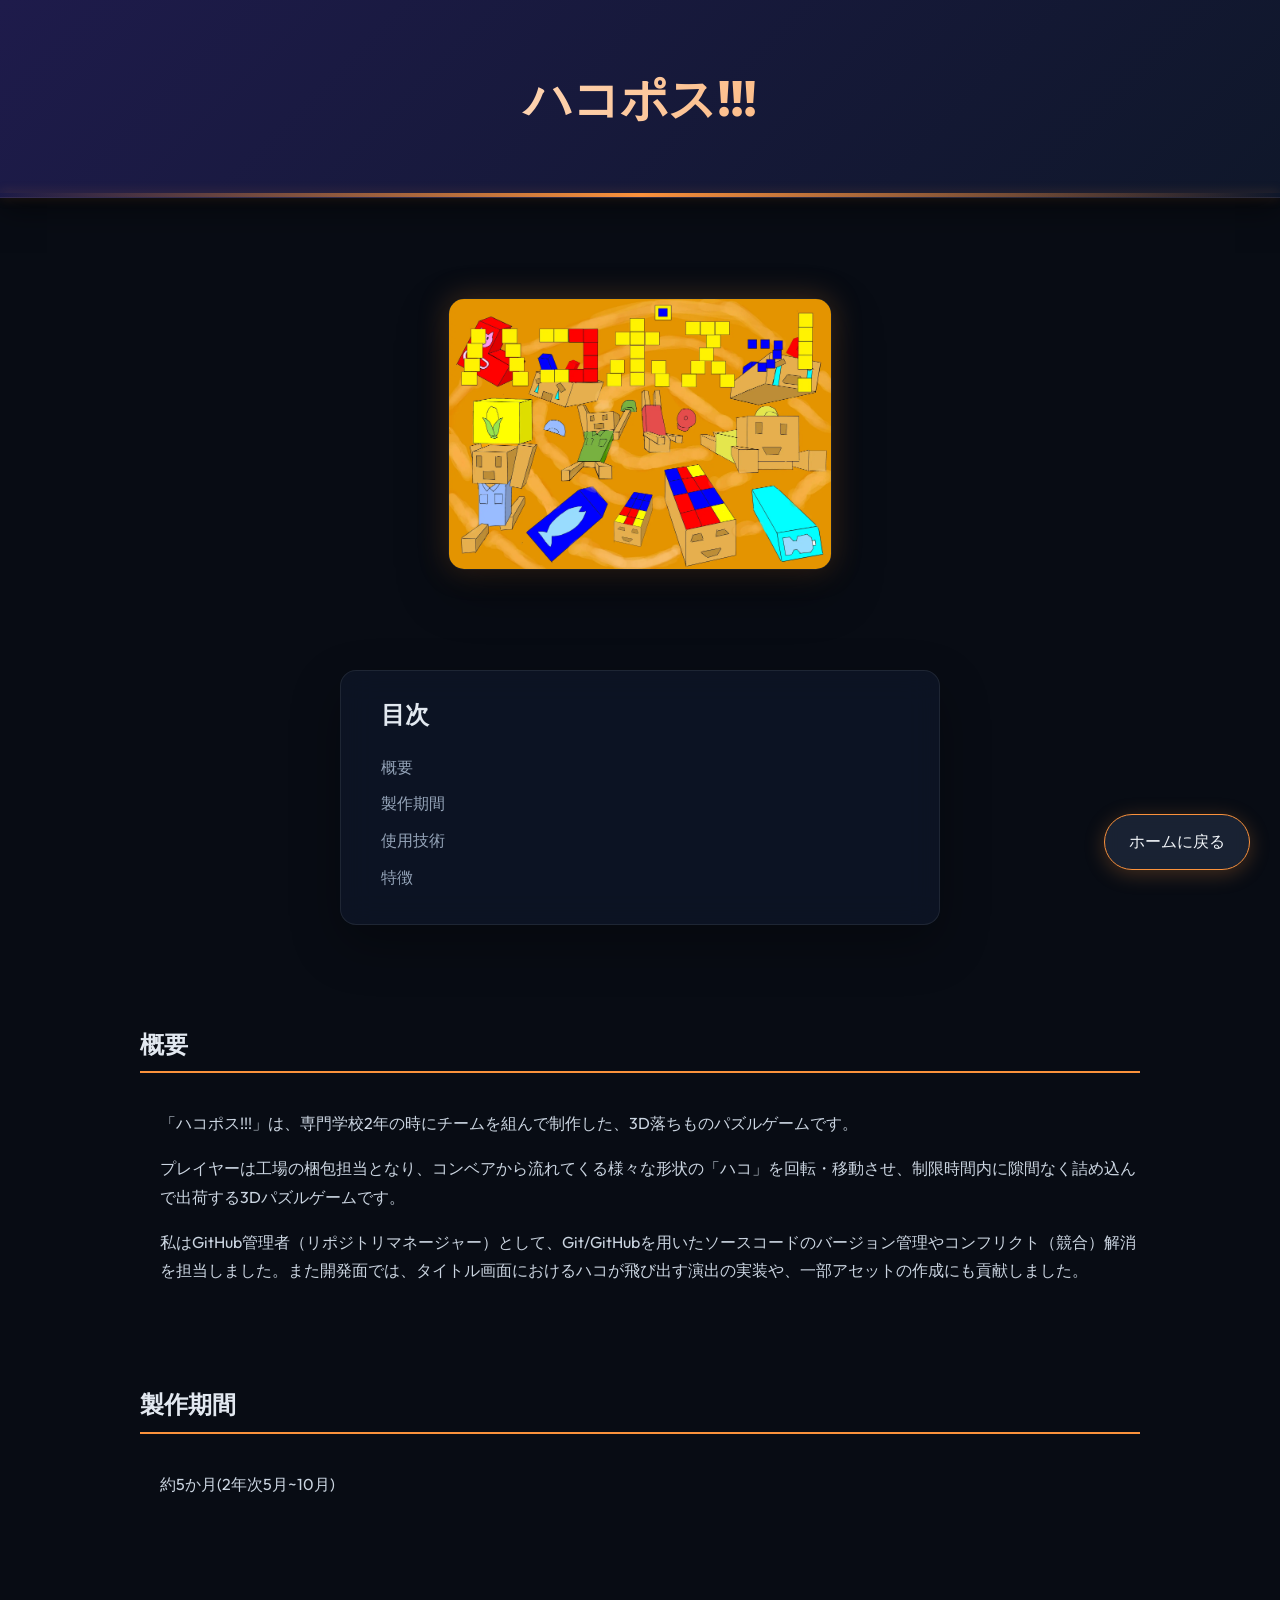
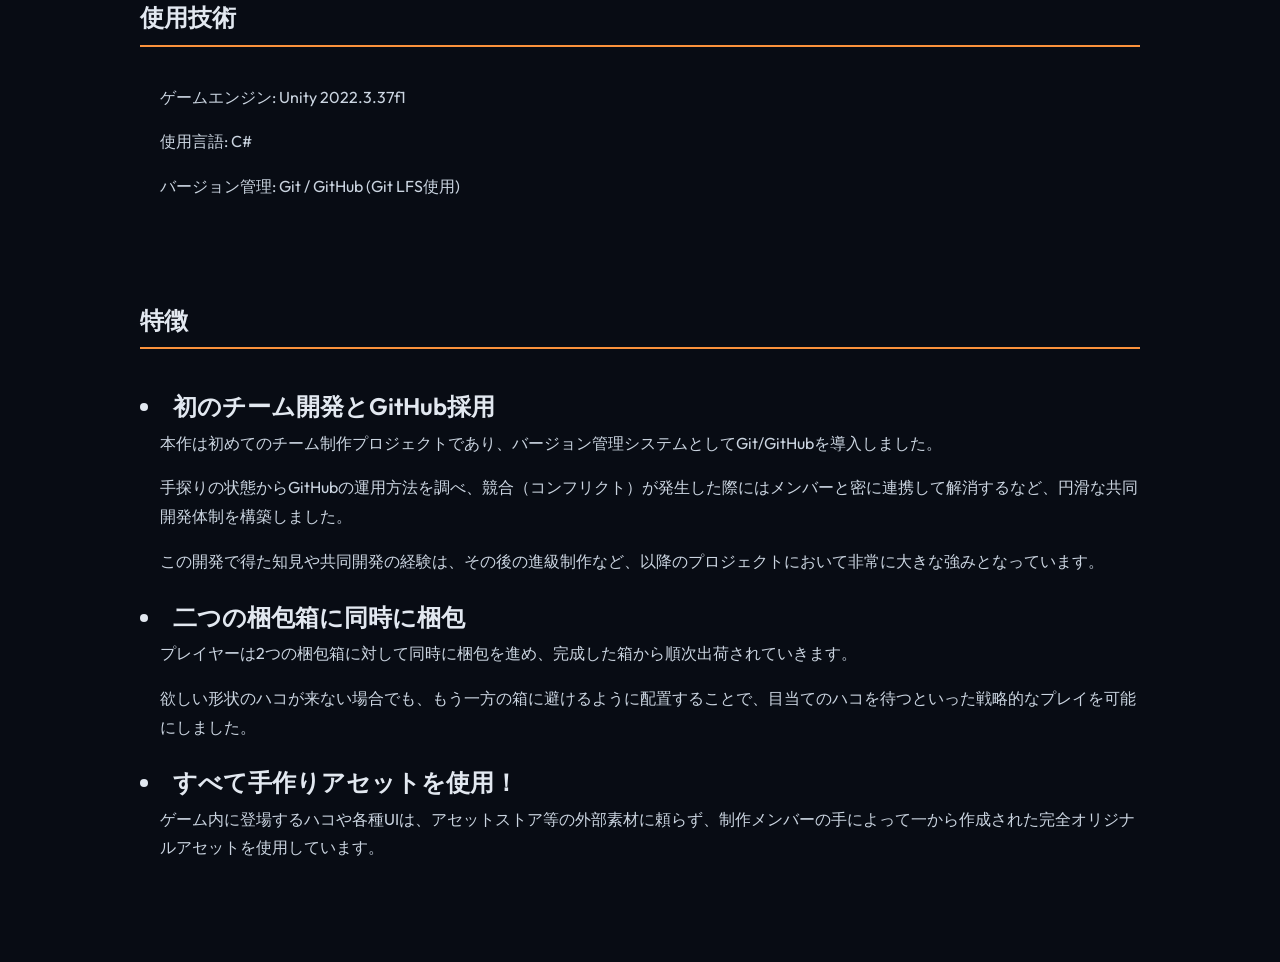
<file: projects/HAKOPOS/HAKOPOS.html>
<!DOCTYPE html>
<html lang="ja">

<head>
    <meta charset="UTF-8">
    <meta name="viewport" content="width=device-width, initial-scale=1.0">
    <title>ハコポス!!! | 音川優樹 Portfolio</title>
    <meta name="description" content="専門学校2年にチームを組んで制作した落ちものパズルゲーム「ハコポス!!!」の紹介ページ。">
    <link rel="icon" type="image/svg+xml" href="../../favicon.svg">

    <meta property="og:type" content="article">
    <meta property="og:title" content="ハコポス!!! | 音川優樹 Portfolio">
    <meta property="og:description" content="専門学校2年にチームを組んで制作した落ちものパズルゲーム「ハコポス!!!」の紹介ページ。">
    <meta property="og:image" content="https://yuukiotokawa.github.io/assets/ProjectCard/HAKOPOSThumbnail.png">
    <meta property="og:url" content="https://yuukiotokawa.github.io/projects/HAKOPOS/HAKOPOS.html">
    <meta name="twitter:card" content="summary_large_image">

    <link rel="preconnect" href="https://fonts.googleapis.com">
    <link rel="preconnect" href="https://fonts.gstatic.com" crossorigin>
    <link href="https://fonts.googleapis.com/css2?family=Inter:wght@300;400;500;600;700&family=Outfit:wght@400;500;600;700;800&display=swap" rel="stylesheet">

    <link rel="stylesheet" href="../project-theme.css">
    <link rel="stylesheet" href="HAKOPOS.css">
</head>

<body>
    <header>
        <div class="project-title">
            <h1>ハコポス!!!</h1>
        </div>
    </header>

    <nav class="thumbnail">
        <img src="../../assets/ProjectCard/HAKOPOSThumbnail.png" alt="ゲームプレイのイメージ画像">
    </nav>

    <nav class="table-of-contents">
        <h2>目次</h2>
        <ul>
            <li><a href="#overview">概要</a></li>
            <li><a href="#period">製作期間</a></li>
            <li><a href="#technology">使用技術</a></li>
            <li><a href="#features">特徴</a></li>
        </ul>
    </nav>

    <div class="content">
        <h2 id="overview">概要</h2>
        <div class="auto-p">
            「ハコポス!!!」は、専門学校2年の時にチームを組んで制作した、3D落ちものパズルゲームです。

            プレイヤーは工場の梱包担当となり、コンベアから流れてくる様々な形状の「ハコ」を回転・移動させ、制限時間内に隙間なく詰め込んで出荷する3Dパズルゲームです。

            私はGitHub管理者（リポジトリマネージャー）として、Git/GitHubを用いたソースコードのバージョン管理やコンフリクト（競合）解消を担当しました。また開発面では、タイトル画面におけるハコが飛び出す演出の実装や、一部アセットの作成にも貢献しました。
        </div>
    </div>
    <div class="content">
        <h2 id="period">製作期間</h2>
        <div class="auto-p">
            約5か月(2年次5月~10月)
        </div>
    </div>
    <div class="content">
        <h2 id="technology">使用技術</h2>
        <div class="auto-p">
            ゲームエンジン: Unity 2022.3.37f1

            使用言語: C#

            バージョン管理: Git / GitHub (Git LFS使用)
        </div>
    </div>
    <div class="content">
        <h2 id="features">特徴</h2>
        <li>初のチーム開発とGitHub採用</li>
			<div class="auto-p">
				本作は初めてのチーム制作プロジェクトであり、バージョン管理システムとしてGit/GitHubを導入しました。
	
				手探りの状態からGitHubの運用方法を調べ、競合（コンフリクト）が発生した際にはメンバーと密に連携して解消するなど、円滑な共同開発体制を構築しました。
	
				この開発で得た知見や共同開発の経験は、その後の進級制作など、以降のプロジェクトにおいて非常に大きな強みとなっています。
			</div>
        <li>二つの梱包箱に同時に梱包</li>
			<div class="auto-p">
				プレイヤーは2つの梱包箱に対して同時に梱包を進め、完成した箱から順次出荷されていきます。
	
				欲しい形状のハコが来ない場合でも、もう一方の箱に避けるように配置することで、目当てのハコを待つといった戦略的なプレイを可能にしました。
			</div>
       <li>すべて手作りアセットを使用！</li>
			<div class="auto-p">
				ゲーム内に登場するハコや各種UIは、アセットストア等の外部素材に頼らず、制作メンバーの手によって一から作成された完全オリジナルアセットを使用しています。
			</div>
    </div>

    <a href="../../index.html" class="back-button">ホームに戻る</a>

    <script src="../project-common.js"></script>
    <script src="HAKOPOS.js"></script>
</body>

</html>
</file>
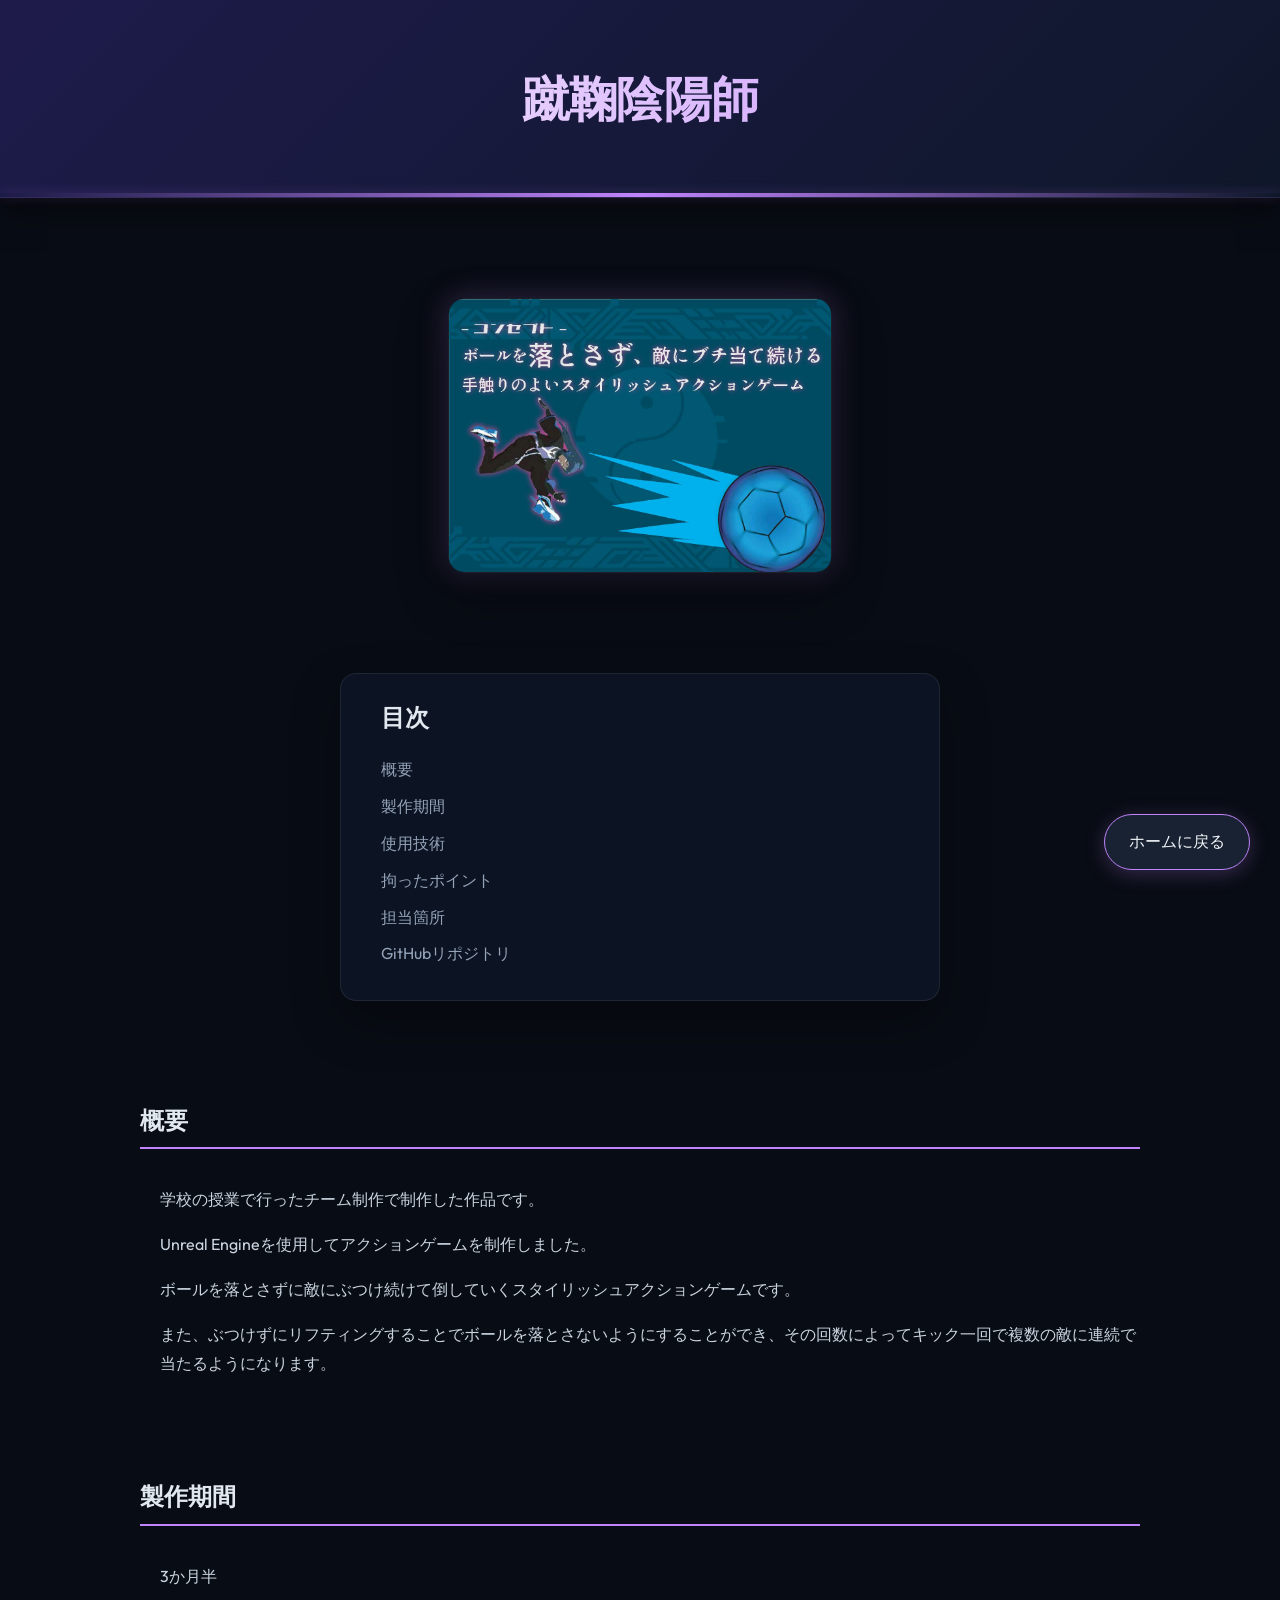
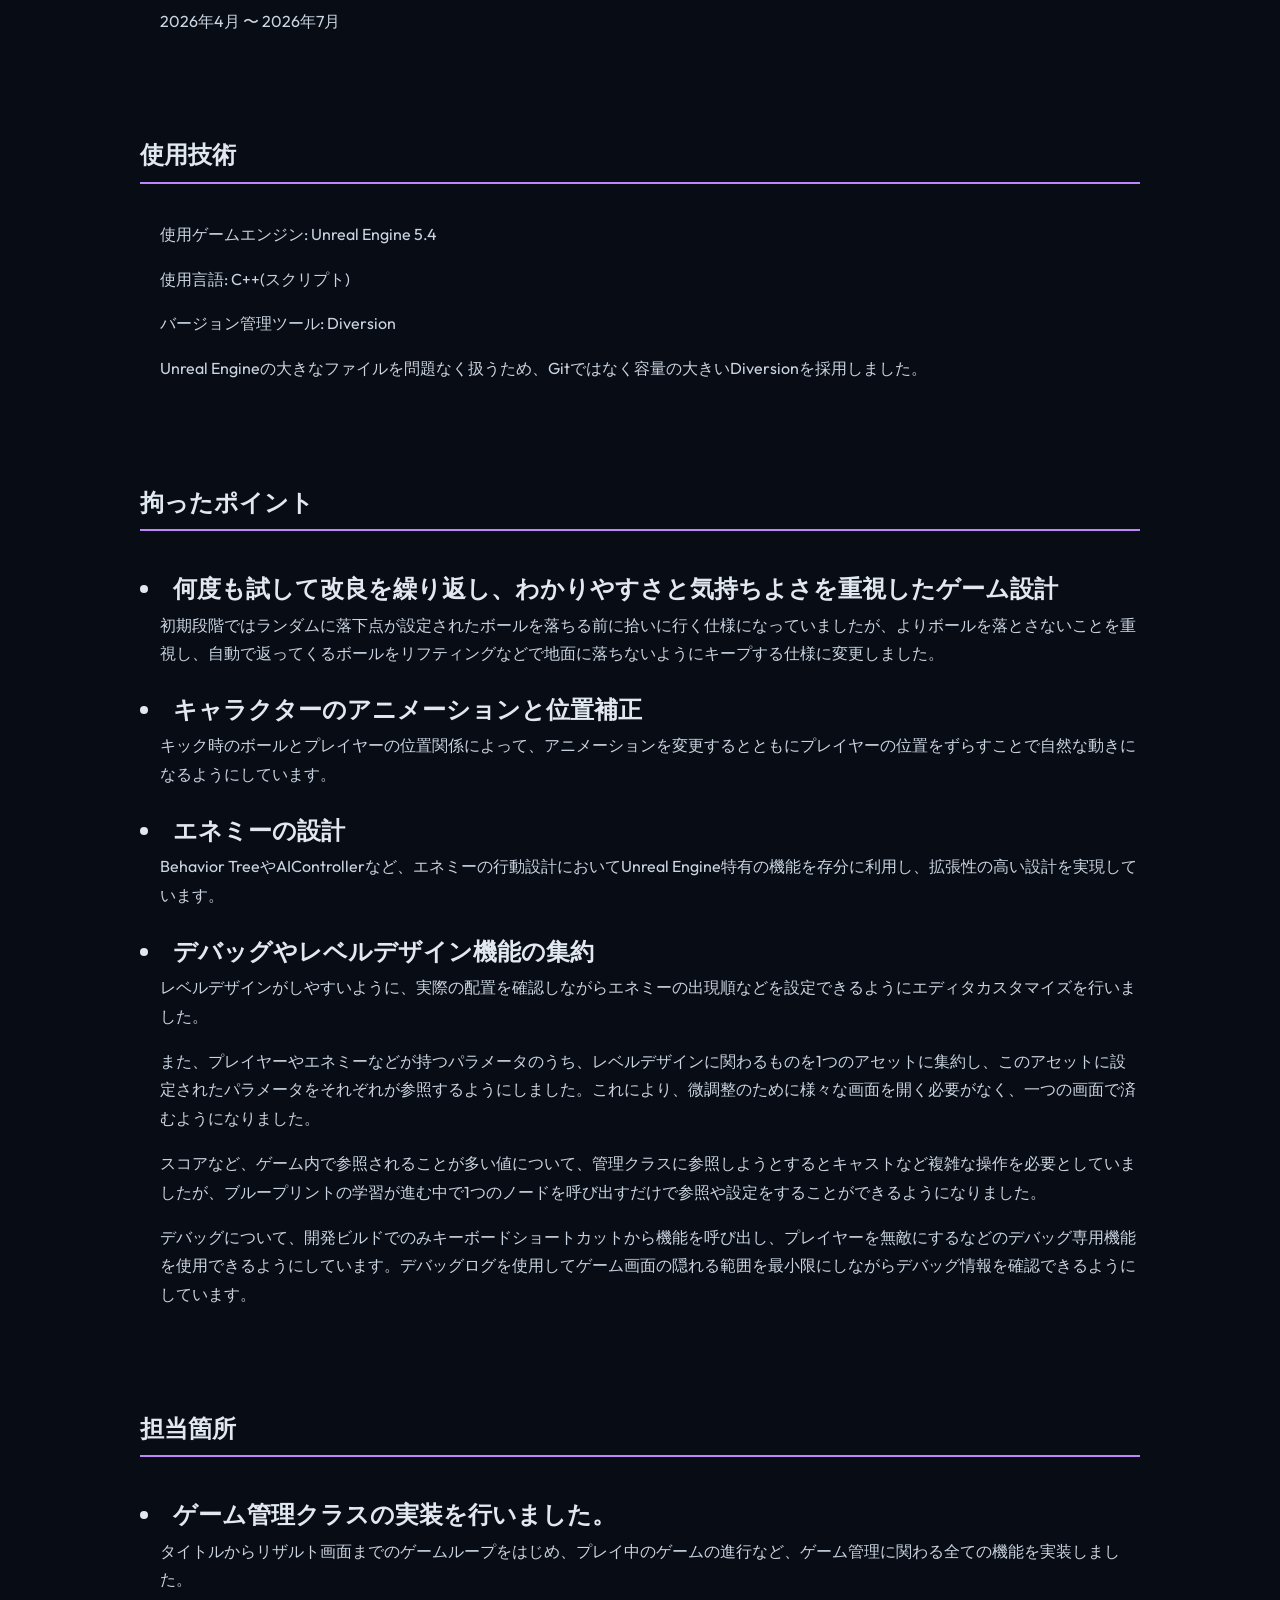
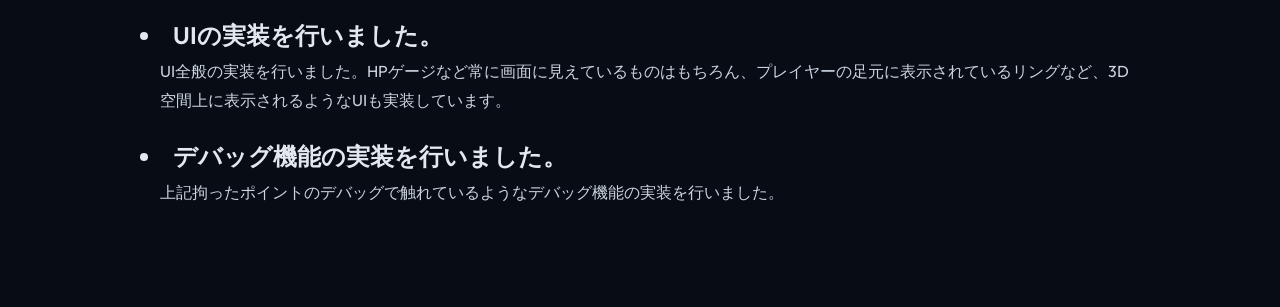
<file: projects/KemariOnmyouji/KemariOnmyouji.html>
<!DOCTYPE html>
<html lang="ja">

<head>
    <meta charset="UTF-8">
    <meta name="viewport" content="width=device-width, initial-scale=1.0">
    <title>蹴鞠陰陽師 | 音川優樹 Portfolio</title>
    <meta name="description" content="蹴鞠陰陽師の紹介ページ。">
    <link rel="icon" type="image/svg+xml" href="../../favicon.svg">

    <meta property="og:type" content="article">
    <meta property="og:title" content="蹴鞠陰陽師 | 音川優樹 Portfolio">
    <meta property="og:description" content="蹴鞠陰陽師の紹介ページ。">
    <meta property="og:url" content="https://yuukiotokawa.github.io/projects/KemariOnmyouji/KemariOnmyouji.html">

    <link rel="preconnect" href="https://fonts.googleapis.com">
    <link rel="preconnect" href="https://fonts.gstatic.com" crossorigin>
    <link href="https://fonts.googleapis.com/css2?family=Inter:wght@300;400;500;600;700&family=Outfit:wght@400;500;600;700;800&display=swap" rel="stylesheet">

    <link rel="stylesheet" href="../project-theme.css">
    <link rel="stylesheet" href="KemariOnmyouji.css">
</head>

<body>
    <header>
        <div class="project-title">
            <h1>蹴鞠陰陽師</h1>
        </div>
    </header>

    <nav class="thumbnail">
        <img src="assets/Kemari_Concept.jpg" alt="蹴鞠陰陽師のコンセプト">
    </nav>

    <nav class="table-of-contents">
        <h2>目次</h2>
        <ul>
            <li><a href="#overview">概要</a></li>
            <li><a href="#period">製作期間</a></li>
            <li><a href="#technology">使用技術</a></li>
            <li><a href="#features">拘ったポイント</a></li>
            <li><a href="#works">担当箇所</a></li>
            <li><a href="#github">GitHubリポジトリ</a></li>
        </ul>
    </nav>

    <div class="content">
        <h2 id="overview">概要</h2>
        <div class="auto-p">
            学校の授業で行ったチーム制作で制作した作品です。

            Unreal Engineを使用してアクションゲームを制作しました。

            ボールを落とさずに敵にぶつけ続けて倒していくスタイリッシュアクションゲームです。

            また、ぶつけずにリフティングすることでボールを落とさないようにすることができ、その回数によってキック一回で複数の敵に連続で当たるようになります。
        </div>
    </div>
    <div class="content">
        <h2 id="period">製作期間</h2>
        <div class="auto-p">
            3か月半

            2026年4月 〜 2026年7月
        </div>
    </div>
    <div class="content">
        <h2 id="technology">使用技術</h2>
        <div class="auto-p">
            使用ゲームエンジン: Unreal Engine 5.4

            使用言語: C++(スクリプト)

            バージョン管理ツール: Diversion

            Unreal Engineの大きなファイルを問題なく扱うため、Gitではなく容量の大きいDiversionを採用しました。
        </div>
    </div>
    <div class="content">
        <h2 id="features">拘ったポイント</h2>
        <li>何度も試して改良を繰り返し、わかりやすさと気持ちよさを重視したゲーム設計</li>
        <div class="auto-p">
            初期段階ではランダムに落下点が設定されたボールを落ちる前に拾いに行く仕様になっていましたが、よりボールを落とさないことを重視し、自動で返ってくるボールをリフティングなどで地面に落ちないようにキープする仕様に変更しました。
        </div>
        <!--リフティングでボールをキープしている様子のGIFを貼る-->
        <li>キャラクターのアニメーションと位置補正</li>
        <div class="auto-p">
            キック時のボールとプレイヤーの位置関係によって、アニメーションを変更するとともにプレイヤーの位置をずらすことで自然な動きになるようにしています。
        </div>
        <!--キック時のアニメーションと位置補正のGIFを貼る-->
        <li>エネミーの設計</li>
        <div class="auto-p">
            Behavior TreeやAIControllerなど、エネミーの行動設計においてUnreal Engine特有の機能を存分に利用し、拡張性の高い設計を実現しています。
        </div>
        <!--エネミーのBehavior Treeのスクショを貼る-->
        <li>デバッグやレベルデザイン機能の集約</li>
        <div class="auto-p">
            レベルデザインがしやすいように、実際の配置を確認しながらエネミーの出現順などを設定できるようにエディタカスタマイズを行いました。

            また、プレイヤーやエネミーなどが持つパラメータのうち、レベルデザインに関わるものを1つのアセットに集約し、このアセットに設定されたパラメータをそれぞれが参照するようにしました。これにより、微調整のために様々な画面を開く必要がなく、一つの画面で済むようになりました。

            スコアなど、ゲーム内で参照されることが多い値について、管理クラスに参照しようとするとキャストなど複雑な操作を必要としていましたが、ブループリントの学習が進む中で1つのノードを呼び出すだけで参照や設定をすることができるようになりました。

            デバッグについて、開発ビルドでのみキーボードショートカットから機能を呼び出し、プレイヤーを無敵にするなどのデバッグ専用機能を使用できるようにしています。デバッグログを使用してゲーム画面の隠れる範囲を最小限にしながらデバッグ情報を確認できるようにしています。
        </div>
        <!--エディタカスタマイズやパラメータ集約アセットのスクショを貼る-->
    </div>
    <div class="content">
        <h2 id="works">担当箇所</h2>
        <li>ゲーム管理クラスの実装を行いました。</li>
        <div class="auto-p">
            タイトルからリザルト画面までのゲームループをはじめ、プレイ中のゲームの進行など、ゲーム管理に関わる全ての機能を実装しました。
        </div>
        <!--ゲーム管理クラスのクラス図を貼る-->
        <li>UIの実装を行いました。</li>
        <div class="auto-p">
            UI全般の実装を行いました。HPゲージなど常に画面に見えているものはもちろん、プレイヤーの足元に表示されているリングなど、3D空間上に表示されるようなUIも実装しています。
        </div>
        <!--HPゲージや足元のリングなどUIのスクショを貼る-->
        <li>デバッグ機能の実装を行いました。</li>
        <div class="auto-p">
            上記拘ったポイントのデバッグで触れているようなデバッグ機能の実装を行いました。
        </div>
        <!--デバッグ機能を使っている様子のスクショを貼る-->
    </div>


    <a href="../../index.html" class="back-button">ホームに戻る</a>

    <script src="../project-common.js"></script>
    <script src="KemariOnmyouji.js"></script>
</body>

</html>
</file>
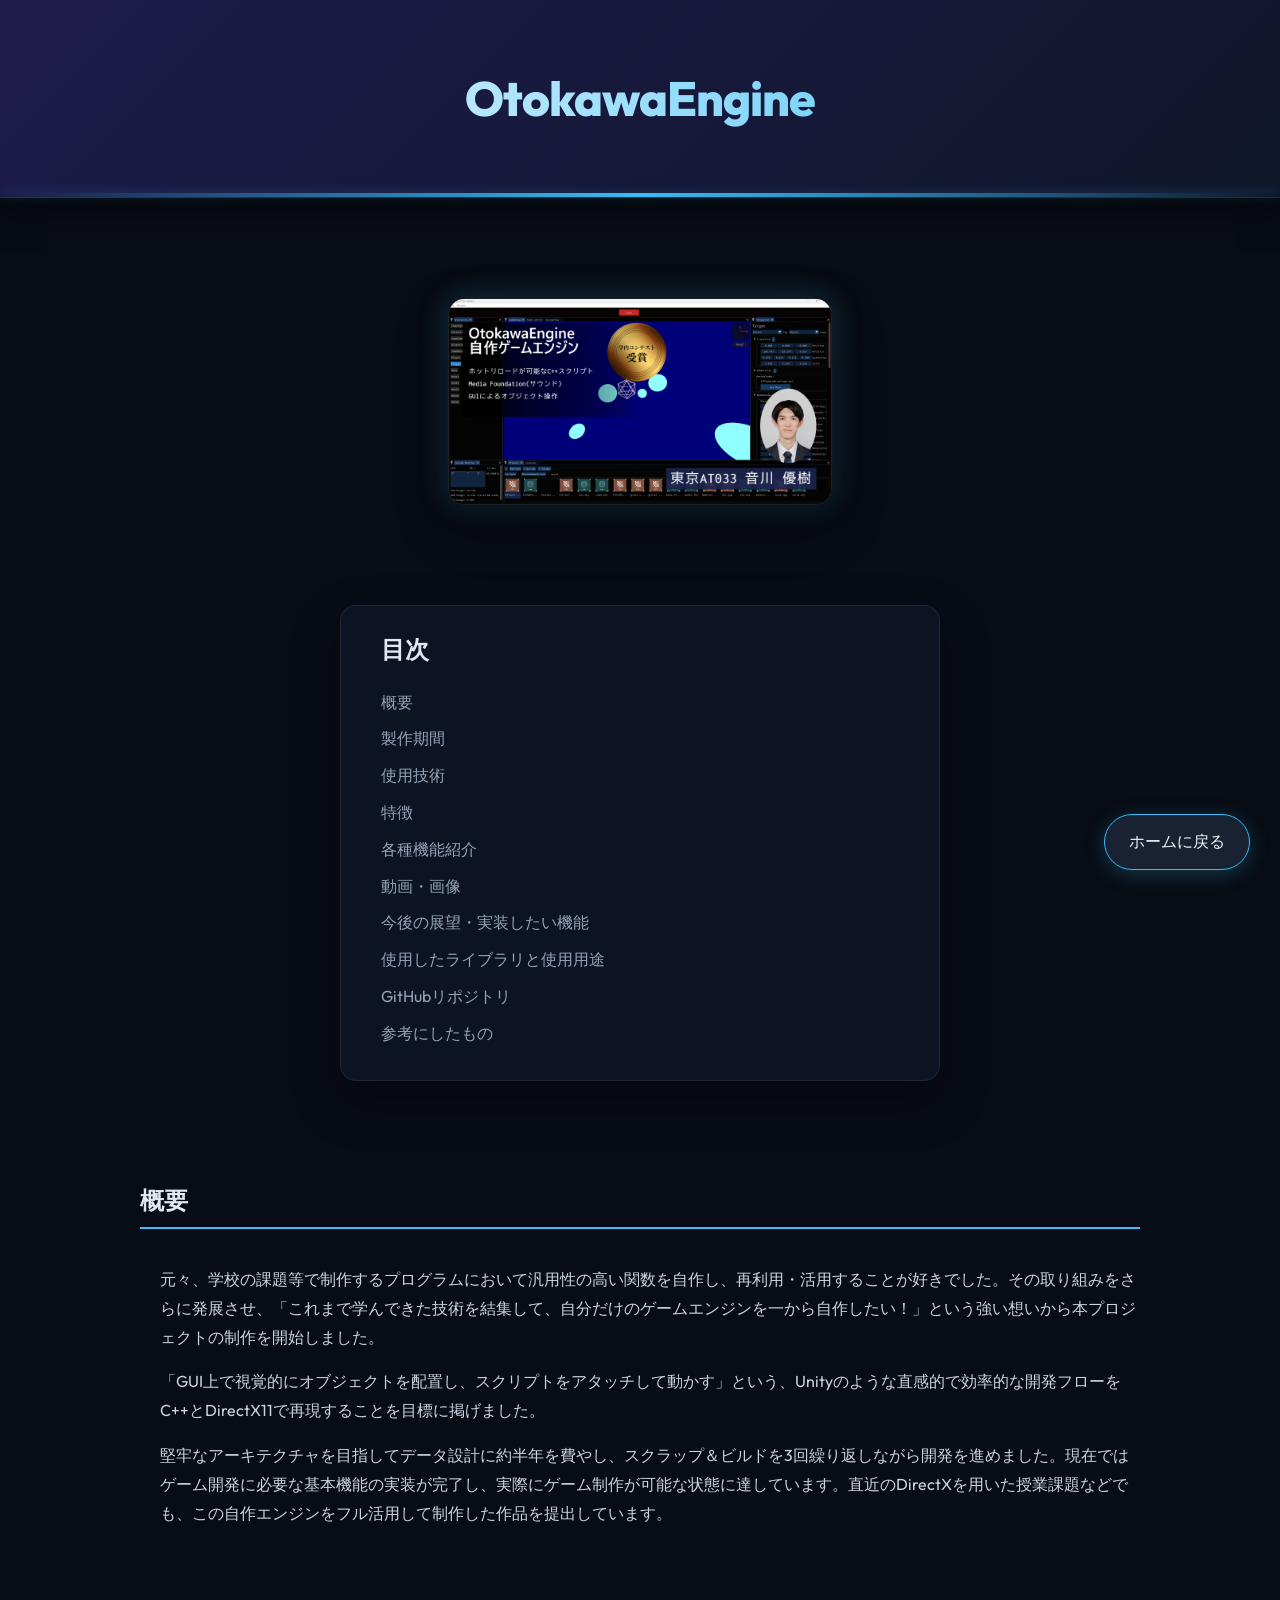
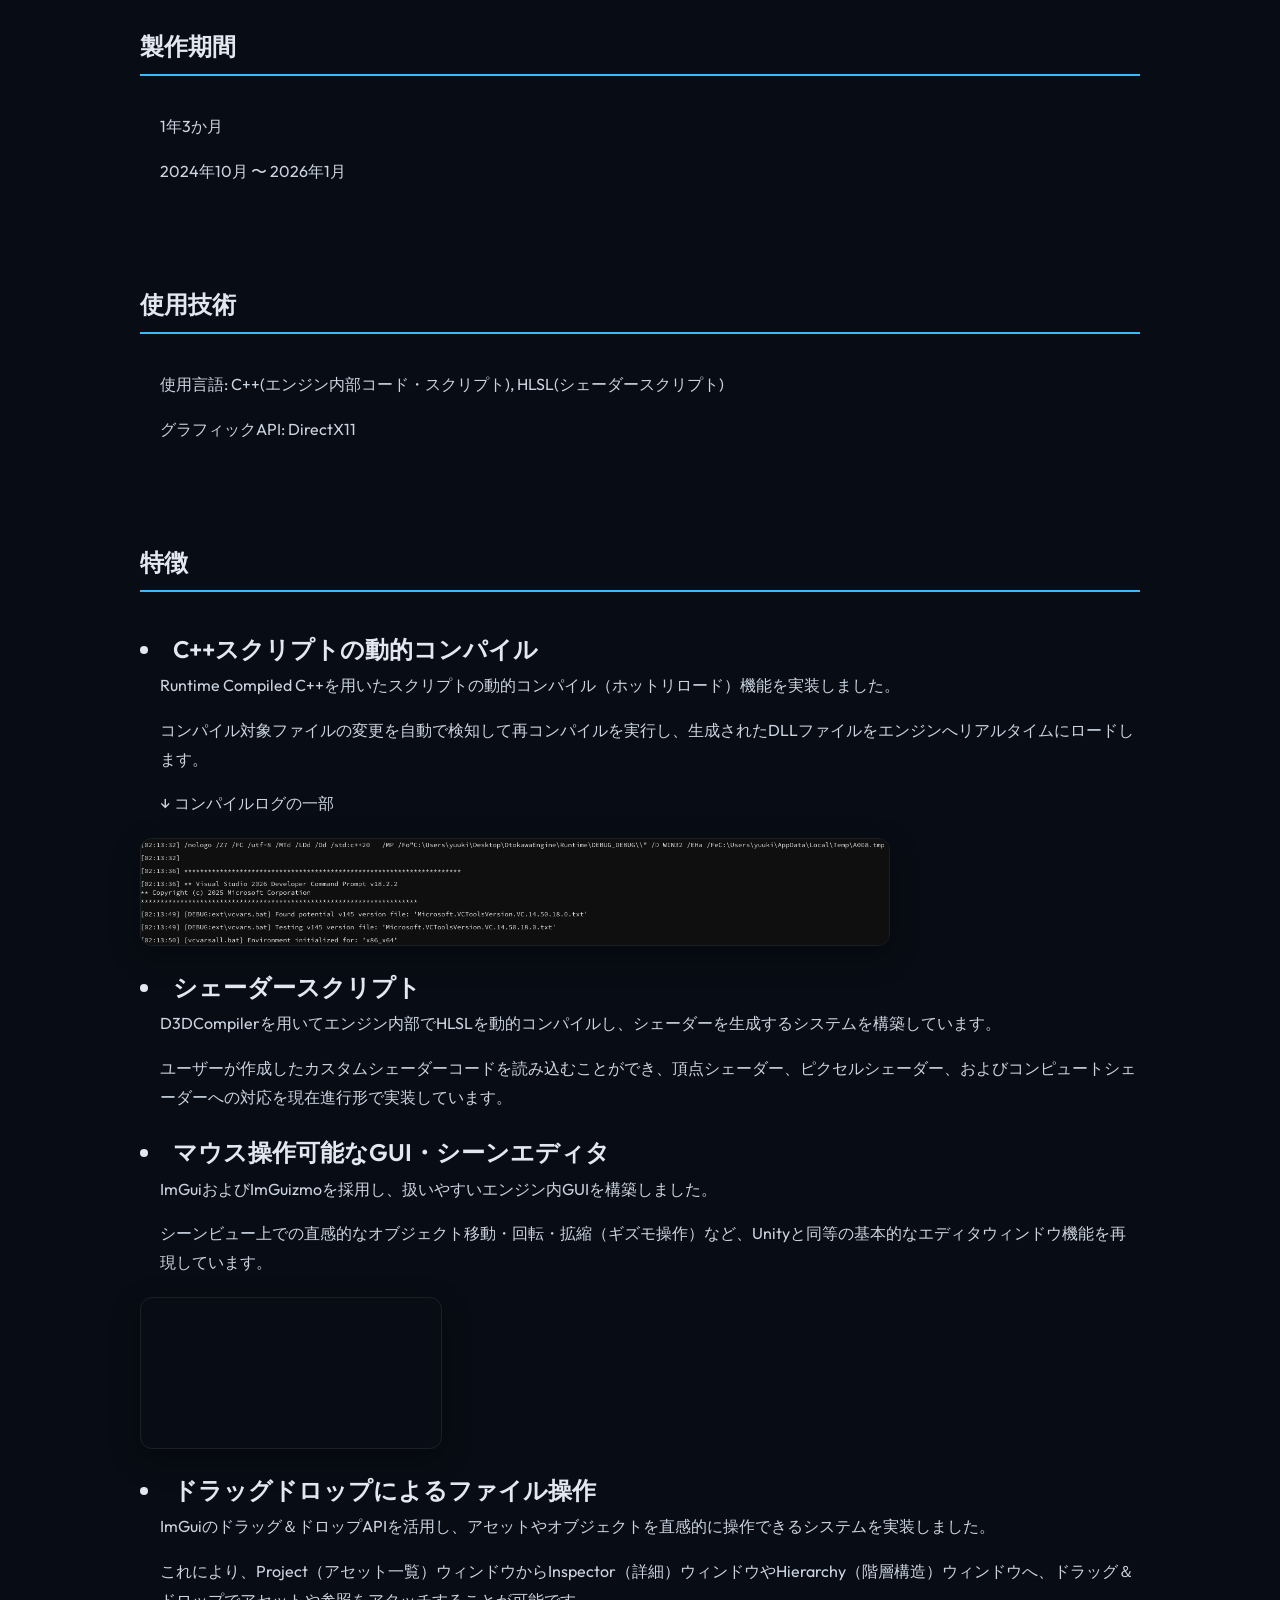
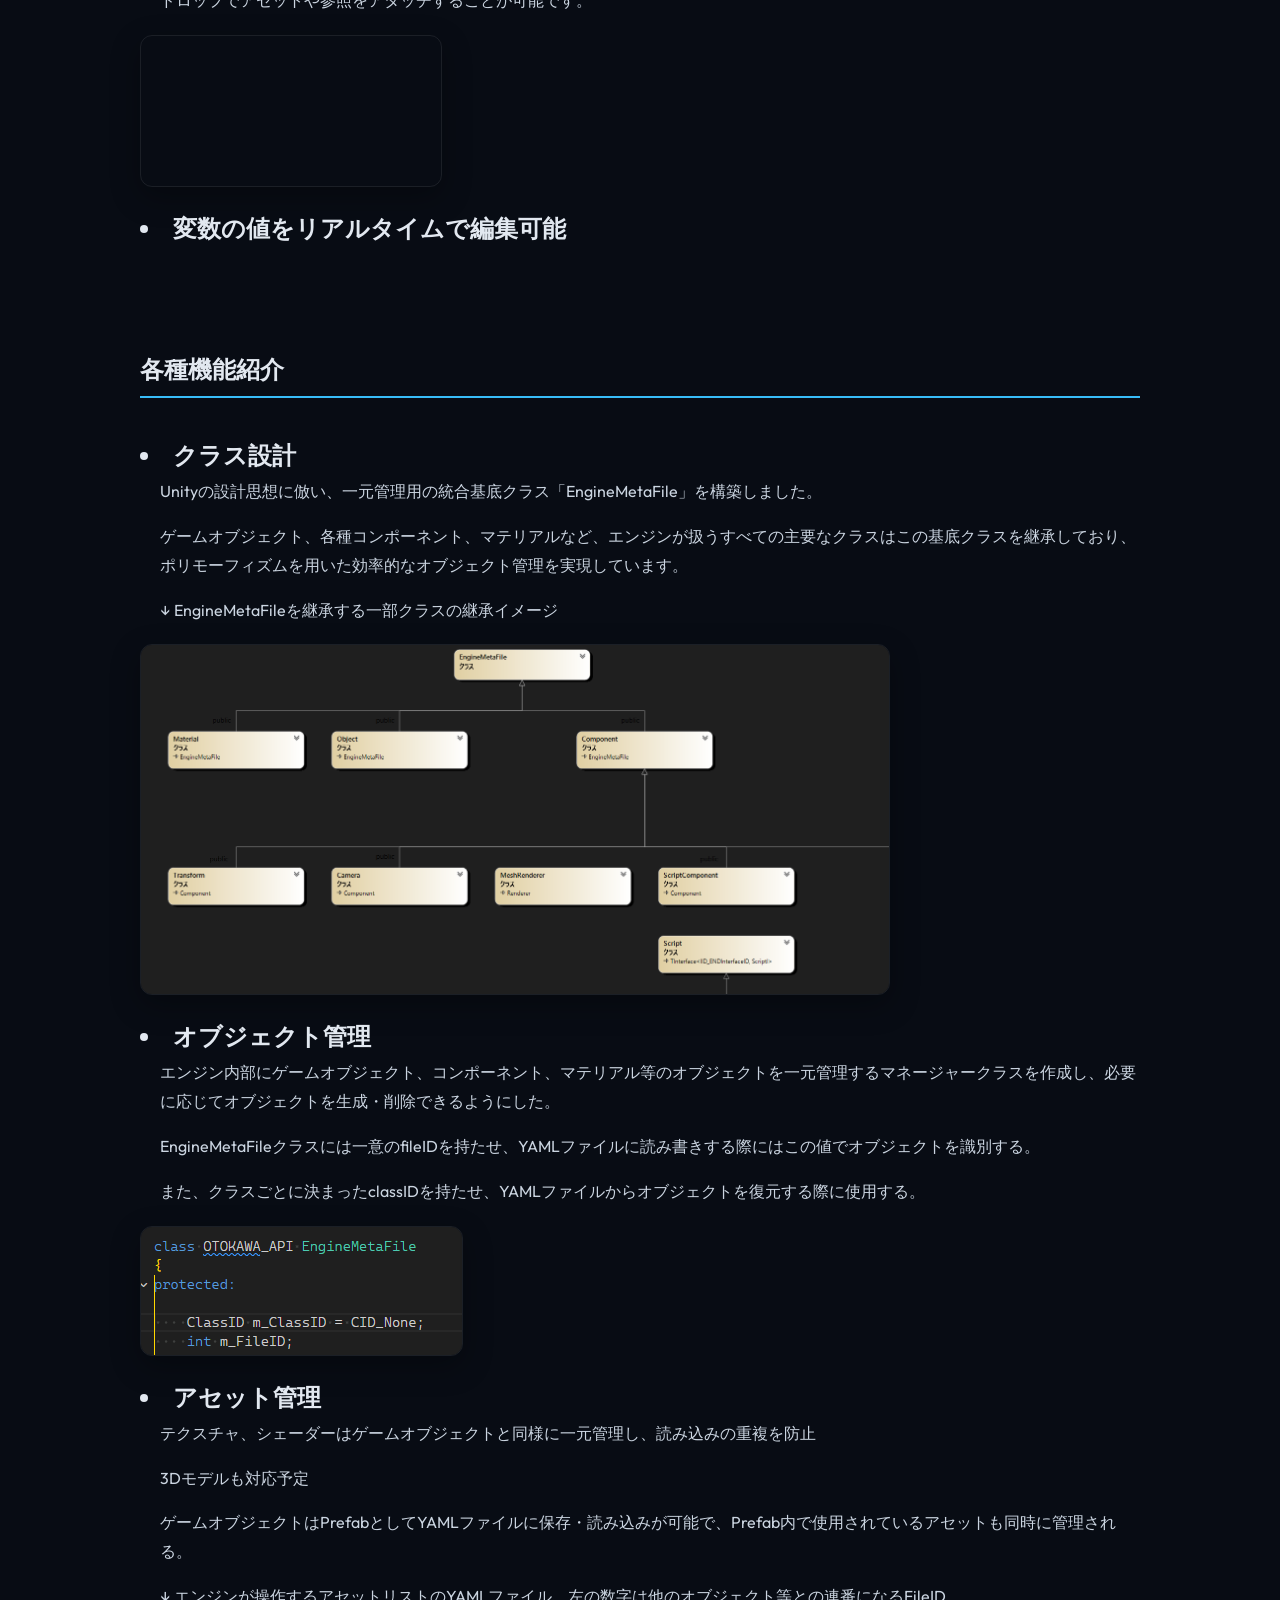
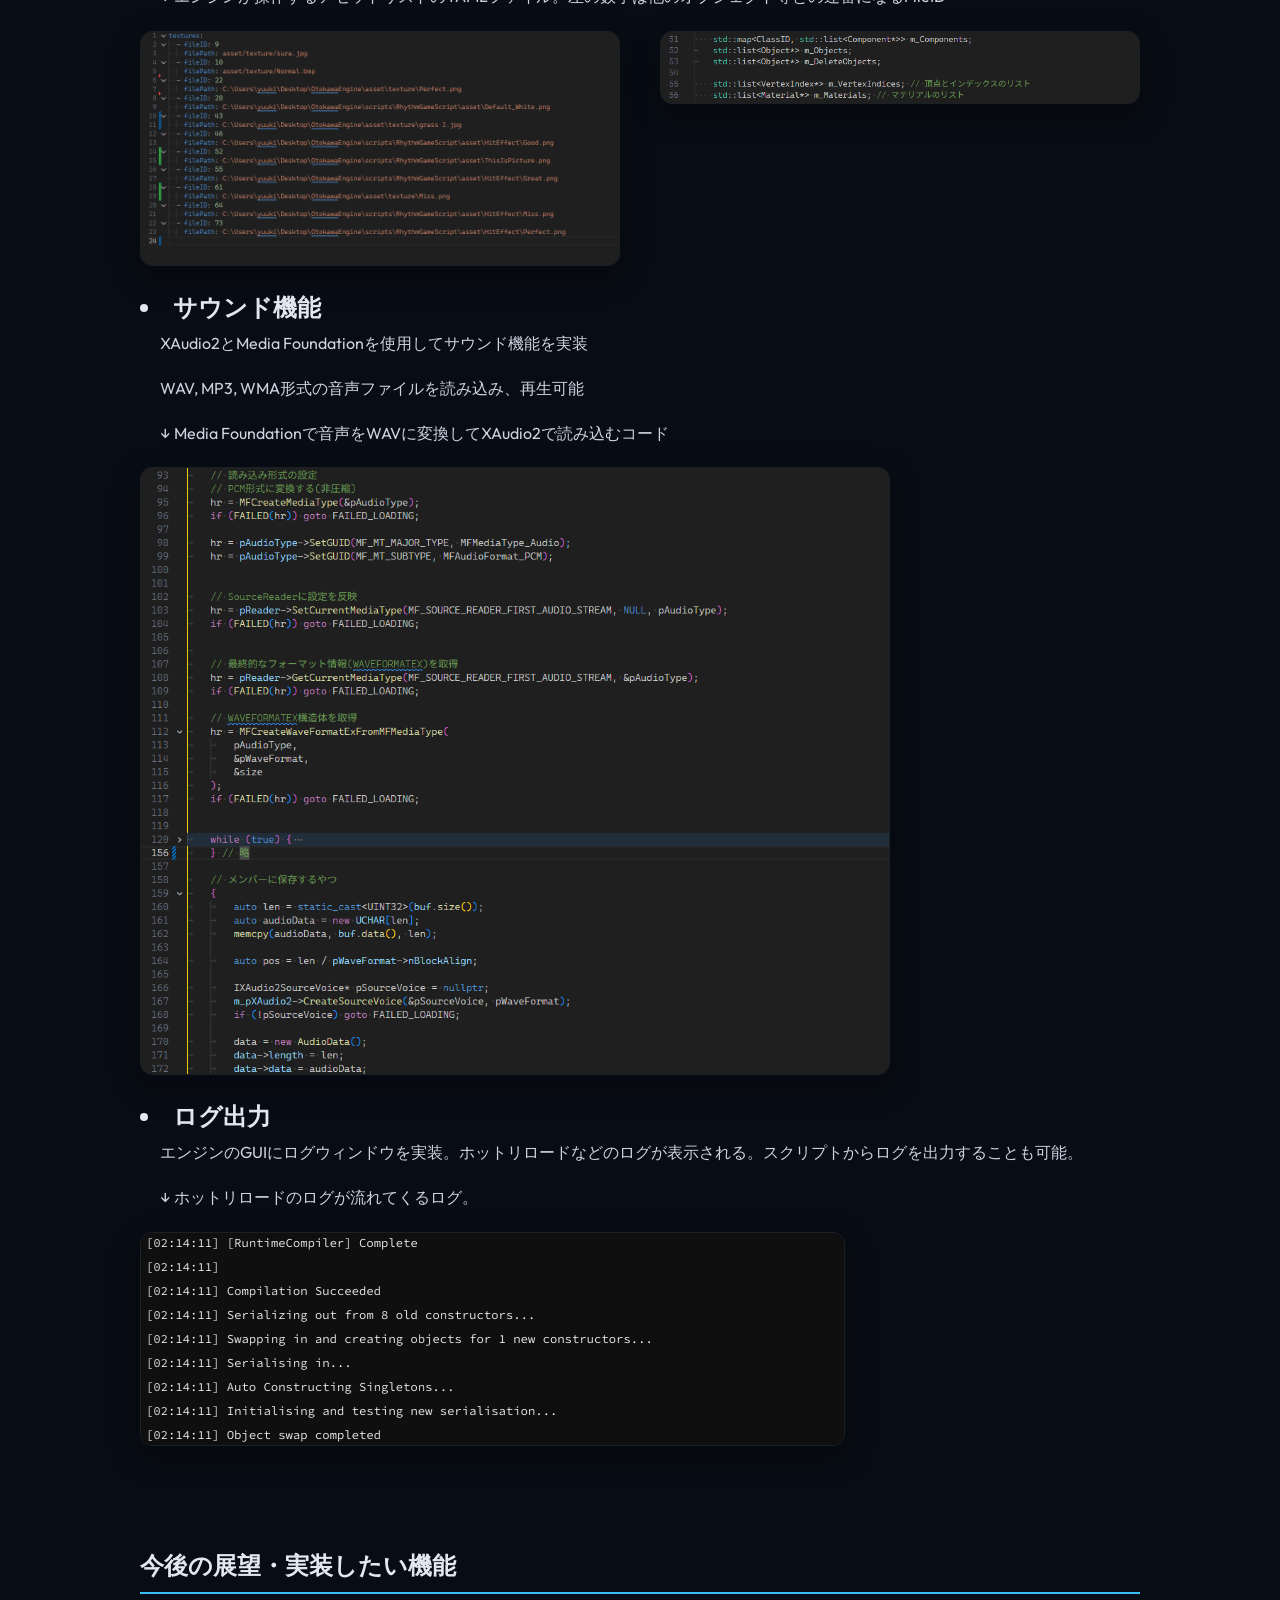
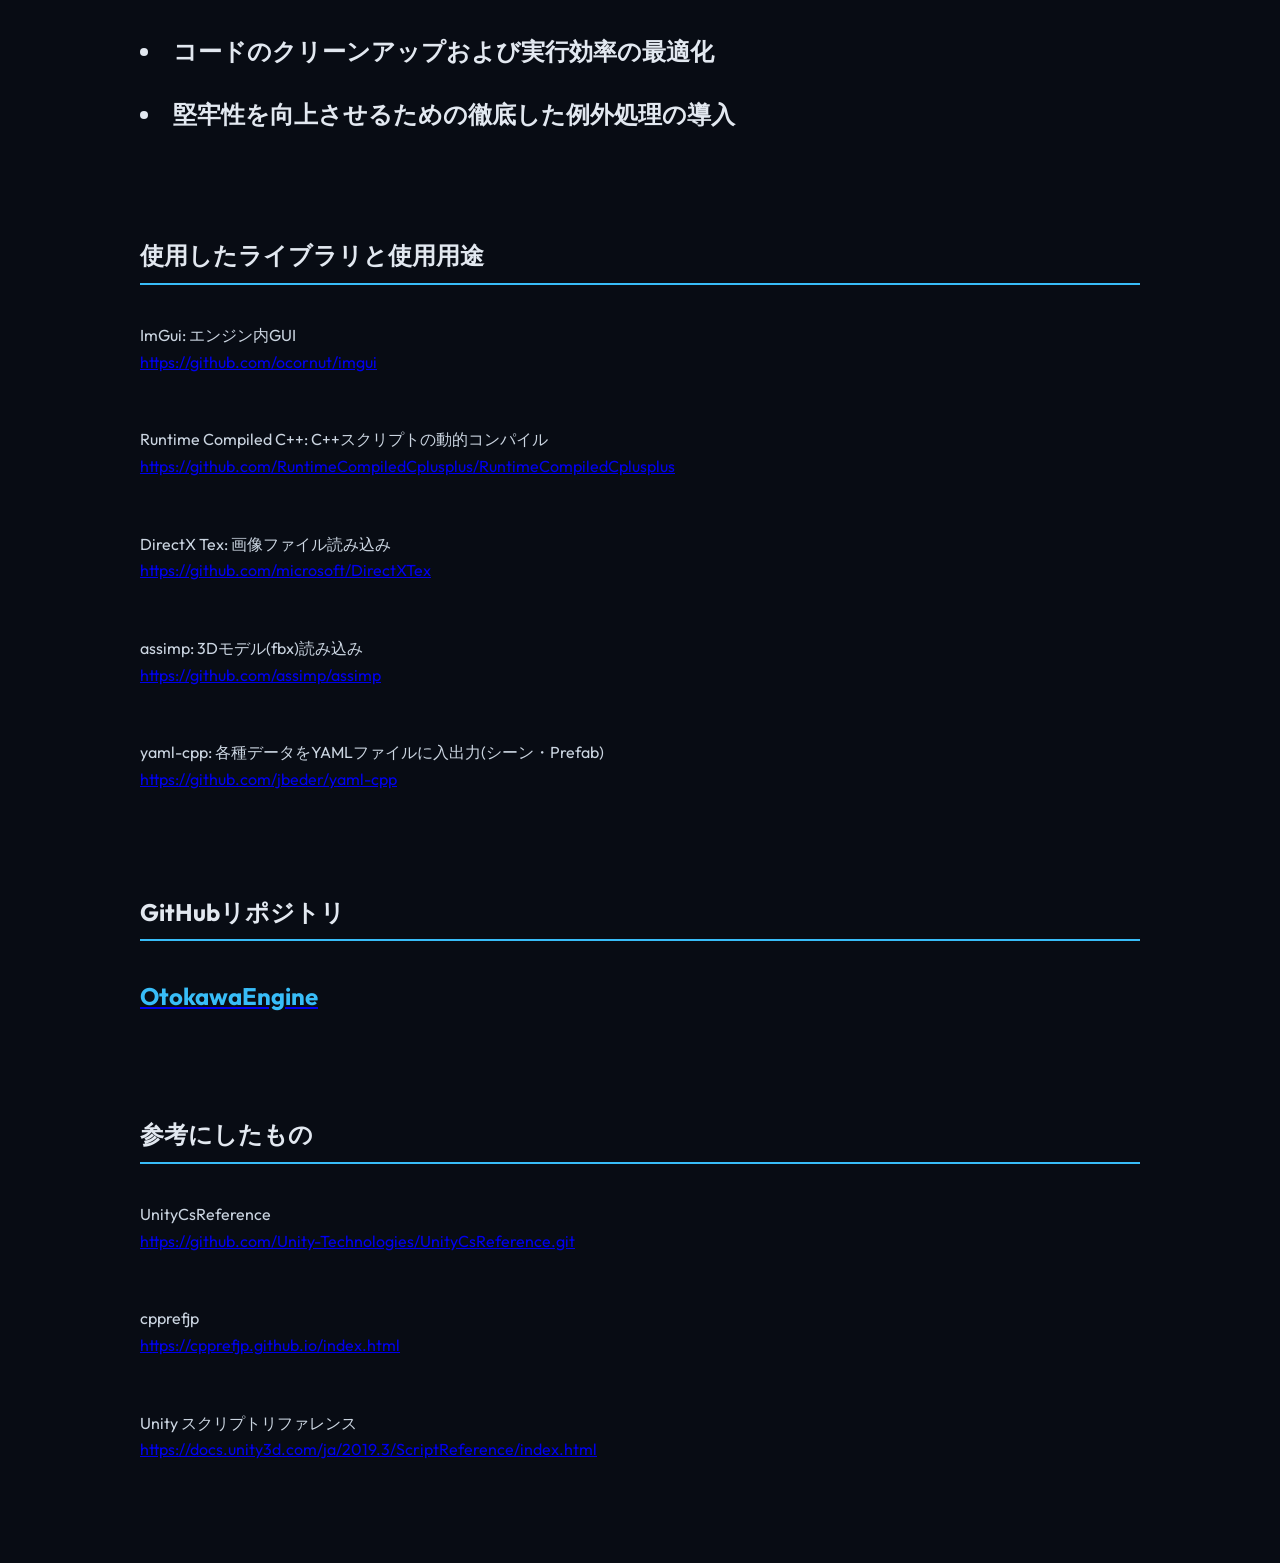
<file: projects/OtokawaEngine/OtokawaEngine.html>
<!DOCTYPE html>
<html lang="ja">

<head>
    <meta charset="UTF-8">
    <meta name="viewport" content="width=device-width, initial-scale=1.0">
    <title>OtokawaEngine | 音川優樹 Portfolio</title>
    <meta name="description" content="DirectX11ベースのカスタムゲームエンジン「OtokawaEngine」の紹介ページ。">
    <link rel="icon" type="image/svg+xml" href="../../favicon.svg">

    <meta property="og:type" content="article">
    <meta property="og:title" content="OtokawaEngine | 音川優樹 Portfolio">
    <meta property="og:description" content="DirectX11ベースのカスタムゲームエンジン「OtokawaEngine」の紹介ページ。">
    <meta property="og:image" content="https://yuukiotokawa.github.io/assets/ProjectCard/EngineThumbnail.png">
    <meta property="og:url" content="https://yuukiotokawa.github.io/projects/OtokawaEngine/OtokawaEngine.html">
    <meta name="twitter:card" content="summary_large_image">

    <link rel="preconnect" href="https://fonts.googleapis.com">
    <link rel="preconnect" href="https://fonts.gstatic.com" crossorigin>
    <link href="https://fonts.googleapis.com/css2?family=Inter:wght@300;400;500;600;700&family=Outfit:wght@400;500;600;700;800&display=swap" rel="stylesheet">

    <link rel="stylesheet" href="../project-theme.css">
    <link rel="stylesheet" href="OtokawaEngine.css">
</head>

<body>
    <header>
        <div class="project-title">
            <h1>OtokawaEngine</h1>
        </div>
    </header>

    <nav class="thumbnail">
        <img src="assets/Thumbnail.png" alt="エンジン全体のスクリーンショット">
    </nav>

    <nav class="table-of-contents">
        <h2>目次</h2>
        <ul>
            <li><a href="#overview">概要</a></li>
            <li><a href="#period">製作期間</a></li>
            <li><a href="#technology">使用技術</a></li>
            <li><a href="#features">特徴</a></li>
            <li><a href="#functions">各種機能紹介</a></li>
            <li><a href="#media">動画・画像</a></li>
            <li><a href="#future">今後の展望・実装したい機能</a></li>
            <li><a href="#libraries">使用したライブラリと使用用途</a></li>
            <li><a href="#github">GitHubリポジトリ</a></li>
            <li><a href="#references">参考にしたもの</a></li>
        </ul>
    </nav>

    <div class="content">
        <h2 id="overview">概要</h2>
        <div class="auto-p">
            元々、学校の課題等で制作するプログラムにおいて汎用性の高い関数を自作し、再利用・活用することが好きでした。その取り組みをさらに発展させ、「これまで学んできた技術を結集して、自分だけのゲームエンジンを一から自作したい！」という強い想いから本プロジェクトの制作を開始しました。

            「GUI上で視覚的にオブジェクトを配置し、スクリプトをアタッチして動かす」という、Unityのような直感的で効率的な開発フローをC++とDirectX11で再現することを目標に掲げました。

            堅牢なアーキテクチャを目指してデータ設計に約半年を費やし、スクラップ＆ビルドを3回繰り返しながら開発を進めました。現在ではゲーム開発に必要な基本機能の実装が完了し、実際にゲーム制作が可能な状態に達しています。直近のDirectXを用いた授業課題などでも、この自作エンジンをフル活用して制作した作品を提出しています。
        </div>
    </div>
    <div class="content">
        <h2 id="period">製作期間</h2>
        <div class="auto-p">
            1年3か月

            2024年10月 〜 2026年1月
        </div>
    </div>
    <div class="content">
        <h2 id="technology">使用技術</h2>
        <div class="auto-p">
            使用言語: C++(エンジン内部コード・スクリプト), HLSL(シェーダースクリプト)

            グラフィックAPI: DirectX11
        </div>
    </div>
    <div class="content">
        <h2 id="features">特徴</h2>
        <li>C++スクリプトの動的コンパイル</li>
        <div class="auto-p">
            Runtime Compiled C++を用いたスクリプトの動的コンパイル（ホットリロード）機能を実装しました。

            コンパイル対象ファイルの変更を自動で検知して再コンパイルを実行し、生成されたDLLファイルをエンジンへリアルタイムにロードします。

            ↓ コンパイルログの一部
        </div>
        <img src="assets/CompileLog.png" alt="スクリプトコンパイルで出力されるログの一部">
        <li>シェーダースクリプト</li>
        <div class="auto-p">
            D3DCompilerを用いてエンジン内部でHLSLを動的コンパイルし、シェーダーを生成するシステムを構築しています。

            ユーザーが作成したカスタムシェーダーコードを読み込むことができ、頂点シェーダー、ピクセルシェーダー、およびコンピュートシェーダーへの対応を現在進行形で実装しています。
        </div>
        <li>マウス操作可能なGUI・シーンエディタ</li>
        <div class="auto-p">
            ImGuiおよびImGuizmoを採用し、扱いやすいエンジン内GUIを構築しました。

            シーンビュー上での直感的なオブジェクト移動・回転・拡縮（ギズモ操作）など、Unityと同等の基本的なエディタウィンドウ機能を再現しています。
        </div>
        <video src="assets/GuizmoManipulating.mp4" autoplay loop muted playsinline aria-label="ギズモ操作の様子"></video>
        <li>ドラッグドロップによるファイル操作</li>
        <div class="auto-p">
            ImGuiのドラッグ＆ドロップAPIを活用し、アセットやオブジェクトを直感的に操作できるシステムを実装しました。

            これにより、Project（アセット一覧）ウィンドウからInspector（詳細）ウィンドウやHierarchy（階層構造）ウィンドウへ、ドラッグ＆ドロップでアセットや参照をアタッチすることが可能です。
        </div>
        <video src="assets/AssetManipulating.mp4" autoplay loop muted playsinline aria-label="ドラッグドロップの様子"></video>
        <li>変数の値をリアルタイムで編集可能</li>
    </div>
    <div class="content">
        <h2 id="functions">各種機能紹介</h2>
        <li>クラス設計</li>
        <div class="auto-p">
            Unityの設計思想に倣い、一元管理用の統合基底クラス「EngineMetaFile」を構築しました。

            ゲームオブジェクト、各種コンポーネント、マテリアルなど、エンジンが扱うすべての主要なクラスはこの基底クラスを継承しており、ポリモーフィズムを用いた効率的なオブジェクト管理を実現しています。

            ↓ EngineMetaFileを継承する一部クラスの継承イメージ
        </div>
        <img src="assets/ClassDiagram.png" alt="クラス図">
        <li>オブジェクト管理</li>
        <div class="auto-p">
            エンジン内部にゲームオブジェクト、コンポーネント、マテリアル等のオブジェクトを一元管理するマネージャークラスを作成し、必要に応じてオブジェクトを生成・削除できるようにした。

            EngineMetaFileクラスには一意のfileIDを持たせ、YAMLファイルに読み書きする際にはこの値でオブジェクトを識別する。

            また、クラスごとに決まったclassIDを持たせ、YAMLファイルからオブジェクトを復元する際に使用する。
        </div>
        <img src="assets/ClassIDAndFileID.png" alt="クラスIDとファイルIDが定義されたコード">
        <li>アセット管理</li>
        <div class="auto-p">
            テクスチャ、シェーダーはゲームオブジェクトと同様に一元管理し、読み込みの重複を防止

            3Dモデルも対応予定

            ゲームオブジェクトはPrefabとしてYAMLファイルに保存・読み込みが可能で、Prefab内で使用されているアセットも同時に管理される。

            ↓ エンジンが操作するアセットリストのYAMLファイル。左の数字は他のオブジェクト等との連番になるFileID
        </div>
        <div class="image-row">
            <img src="assets/AssetList.png" alt="アセットリスト">
            <img src="assets/ObjectList.png" alt="オブジェクトリスト">
        </div>

        <li>サウンド機能</li>
        <div class="auto-p">
            XAudio2とMedia Foundationを使用してサウンド機能を実装

            WAV, MP3, WMA形式の音声ファイルを読み込み、再生可能

            ↓ Media Foundationで音声をWAVに変換してXAudio2で読み込むコード
        </div>
        <img src="assets/AudioLoader.png" alt="オーディオローダークラスのコード">
        <li>ログ出力</li>
        <div class="auto-p">
            エンジンのGUIにログウィンドウを実装。ホットリロードなどのログが表示される。スクリプトからログを出力することも可能。

            ↓ ホットリロードのログが流れてくるログ。
        </div>
        <img src="assets/ConsoleWindow.png" alt="コンソールウィンドウ">
    </div>
    <div class="content">
        <h2 id="future">今後の展望・実装したい機能</h2>
        <li>コードのクリーンアップおよび実行効率の最適化</li>
        <li>堅牢性を向上させるための徹底した例外処理の導入</li>
    </div>
    <div class="content">
        <h2 id="libraries">使用したライブラリと使用用途</h2>
        <div class="reference">
            <p>ImGui: エンジン内GUI <a href="https://github.com/ocornut/imgui">
                    <div class="refLink">https://github.com/ocornut/imgui</div>
                </a></p>
        </div>
        <div class="reference">
            <p>Runtime Compiled C++: C++スクリプトの動的コンパイル <a
                    href="https://github.com/RuntimeCompiledCplusplus/RuntimeCompiledCplusplus">
                    <div class="refLink">https://github.com/RuntimeCompiledCplusplus/RuntimeCompiledCplusplus</div>
                </a></p>
        </div>
        <div class="reference">
            <p>DirectX Tex: 画像ファイル読み込み <a href="https://github.com/microsoft/DirectXTex">
                    <div class="refLink">https://github.com/microsoft/DirectXTex</div>
                </a></p>
        </div>
        <div class="reference">
            <p>assimp: 3Dモデル(fbx)読み込み <a href="https://github.com/assimp/assimp">
                    <div class="refLink">https://github.com/assimp/assimp</div>
                </a></p>
        </div>
        <div class="reference">
            <p>yaml-cpp: 各種データをYAMLファイルに入出力(シーン・Prefab) <a href="https://github.com/jbeder/yaml-cpp">
                    <div class="refLink">https://github.com/jbeder/yaml-cpp</div>
                </a></p>
        </div>
    </div>
    <div class="content">
        <h2 id="github">GitHubリポジトリ</h2>
        <a href="https://github.com/YuukiOtokawa/Engine">
            <div class="repoLink">OtokawaEngine</div>
        </a>
    </div>
    <div class="content">
        <h2 id="references">参考にしたもの</h2>
        <div class="reference">
            <p>UnityCsReference <a href="https://github.com/Unity-Technologies/UnityCsReference.git">
                    <div class="refLink">https://github.com/Unity-Technologies/UnityCsReference.git</div>
                </a></p>
        </div>
        <div class="reference">
            <p>cpprefjp<a href="https://cpprefjp.github.io/index.html">
                    <div class="refLink">https://cpprefjp.github.io/index.html</div>
                </a></p>
        </div>
        <div class="reference">
            <p>Unity スクリプトリファレンス<a href="https://docs.unity3d.com/ja/2019.3/ScriptReference/index.html">
                    <div class="refLink">https://docs.unity3d.com/ja/2019.3/ScriptReference/index.html</div>
                </a></p>
        </div>
    </div>

    <a href="../../index.html" class="back-button">ホームに戻る</a>

    <script src="../project-common.js"></script>
    <script src="OtokawaEngine.js"></script>
</body>

</html>
</file>
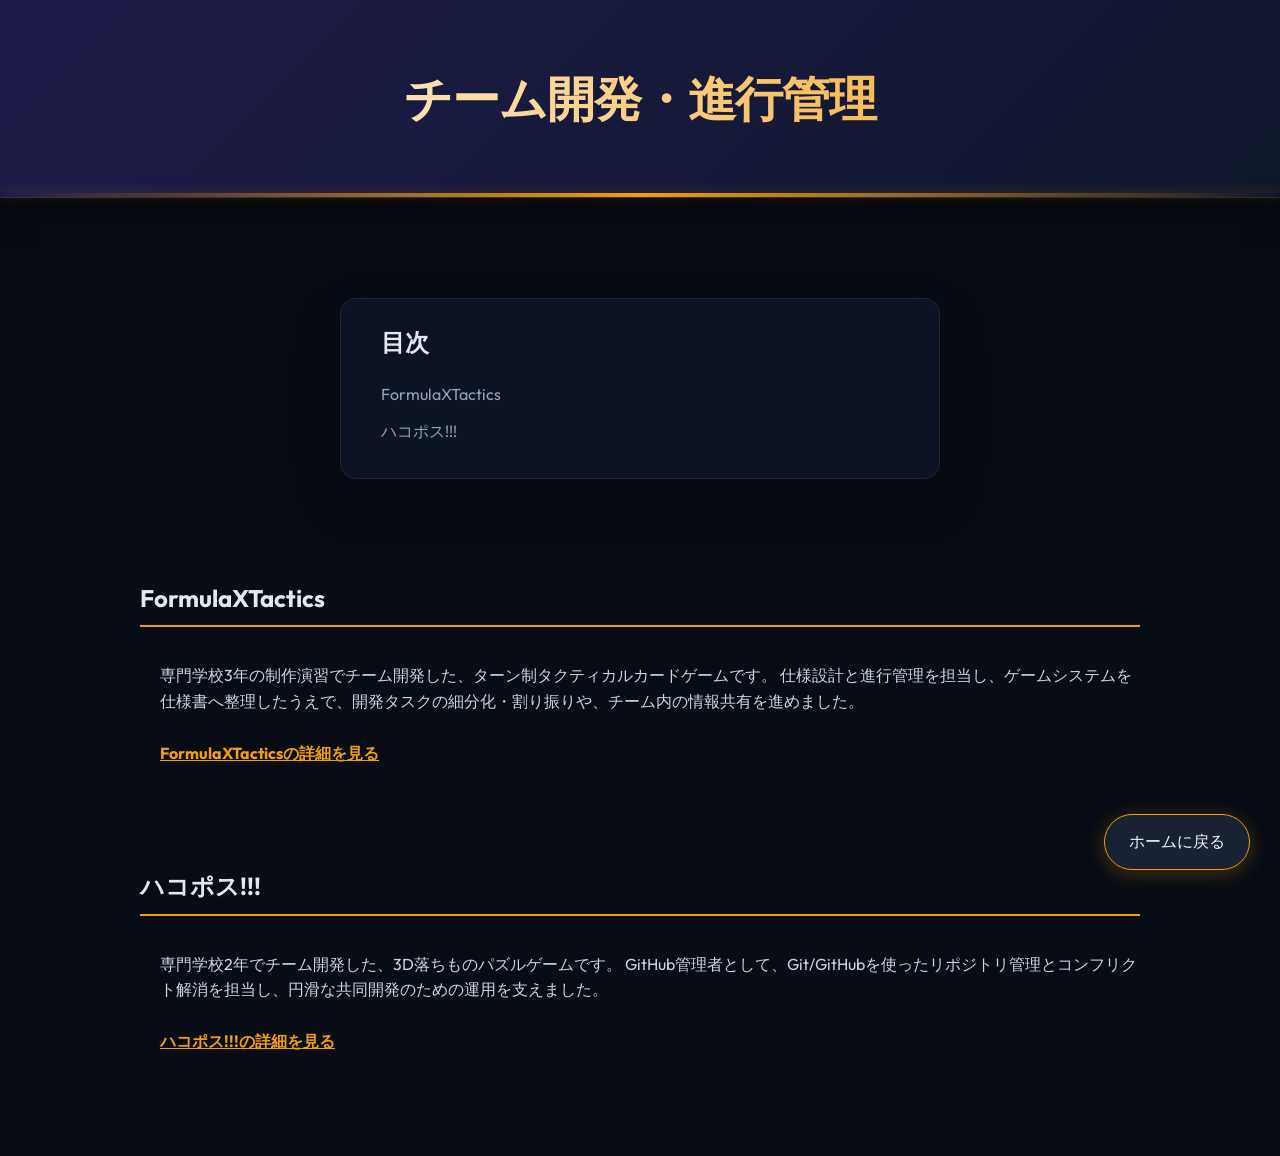
<file: projects/Teamwork/Teamwork.html>
<!DOCTYPE html>
<html lang="ja">

<head>
    <meta charset="UTF-8">
    <meta name="viewport" content="width=device-width, initial-scale=1.0">
    <title>チーム開発・進行管理 | 音川優樹 Portfolio</title>
    <meta name="description" content="FormulaXTacticsとハコポス!!!で培った、チーム開発・進行管理・リポジトリ管理の経験を紹介します。">
    <link rel="icon" type="image/svg+xml" href="../../favicon.svg">

    <meta property="og:type" content="article">
    <meta property="og:title" content="チーム開発・進行管理 | 音川優樹 Portfolio">
    <meta property="og:description" content="チーム開発・進行管理・リポジトリ管理の経験を紹介します。">
    <meta property="og:url" content="https://yuukiotokawa.github.io/projects/Teamwork/Teamwork.html">

    <link rel="preconnect" href="https://fonts.googleapis.com">
    <link rel="preconnect" href="https://fonts.gstatic.com" crossorigin>
    <link href="https://fonts.googleapis.com/css2?family=Inter:wght@300;400;500;600;700&family=Outfit:wght@400;500;600;700;800&display=swap" rel="stylesheet">

    <link rel="stylesheet" href="../project-theme.css">
    <link rel="stylesheet" href="Teamwork.css">
</head>

<body>
    <header>
        <div class="project-title">
            <h1>チーム開発・進行管理</h1>
        </div>
    </header>

    <nav class="table-of-contents">
        <h2>目次</h2>
        <ul>
            <li><a href="#formula-x-tactics">FormulaXTactics</a></li>
            <li><a href="#hakopos">ハコポス!!!</a></li>
        </ul>
    </nav>

    <main>
        <section class="content">
            <h2 id="formula-x-tactics">FormulaXTactics</h2>
            <div class="auto-p">
                専門学校3年の制作演習でチーム開発した、ターン制タクティカルカードゲームです。

                仕様設計と進行管理を担当し、ゲームシステムを仕様書へ整理したうえで、開発タスクの細分化・割り振りや、チーム内の情報共有を進めました。
            </div>
            <p class="project-link"><a href="../FormulaXTactics/FormulaXTactics.html">FormulaXTacticsの詳細を見る</a></p>
        </section>

        <section class="content">
            <h2 id="hakopos">ハコポス!!!</h2>
            <div class="auto-p">
                専門学校2年でチーム開発した、3D落ちものパズルゲームです。

                GitHub管理者として、Git/GitHubを使ったリポジトリ管理とコンフリクト解消を担当し、円滑な共同開発のための運用を支えました。
            </div>
            <p class="project-link"><a href="../HAKOPOS/HAKOPOS.html">ハコポス!!!の詳細を見る</a></p>
        </section>
    </main>

    <a href="../../index.html" class="back-button">ホームに戻る</a>

    <script src="../project-common.js"></script>
    <script src="Teamwork.js"></script>
</body>

</html>
</file>
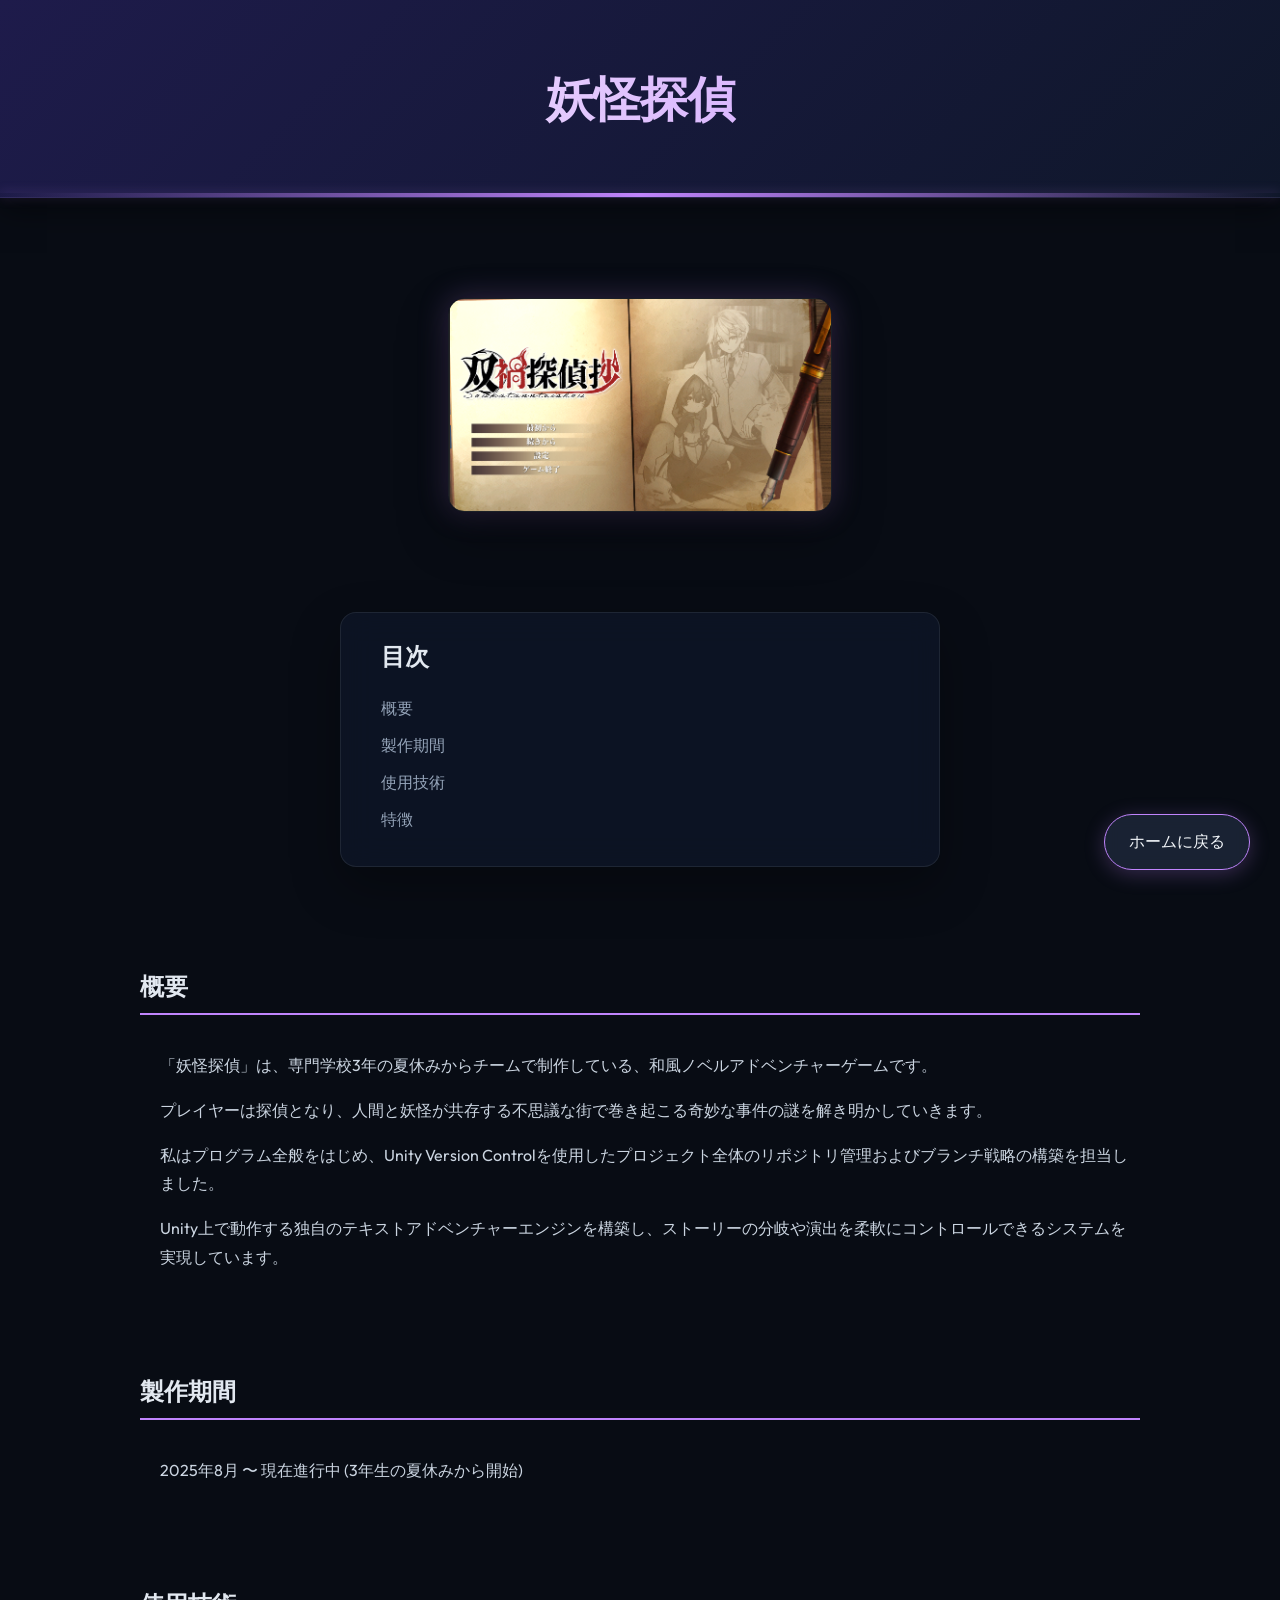
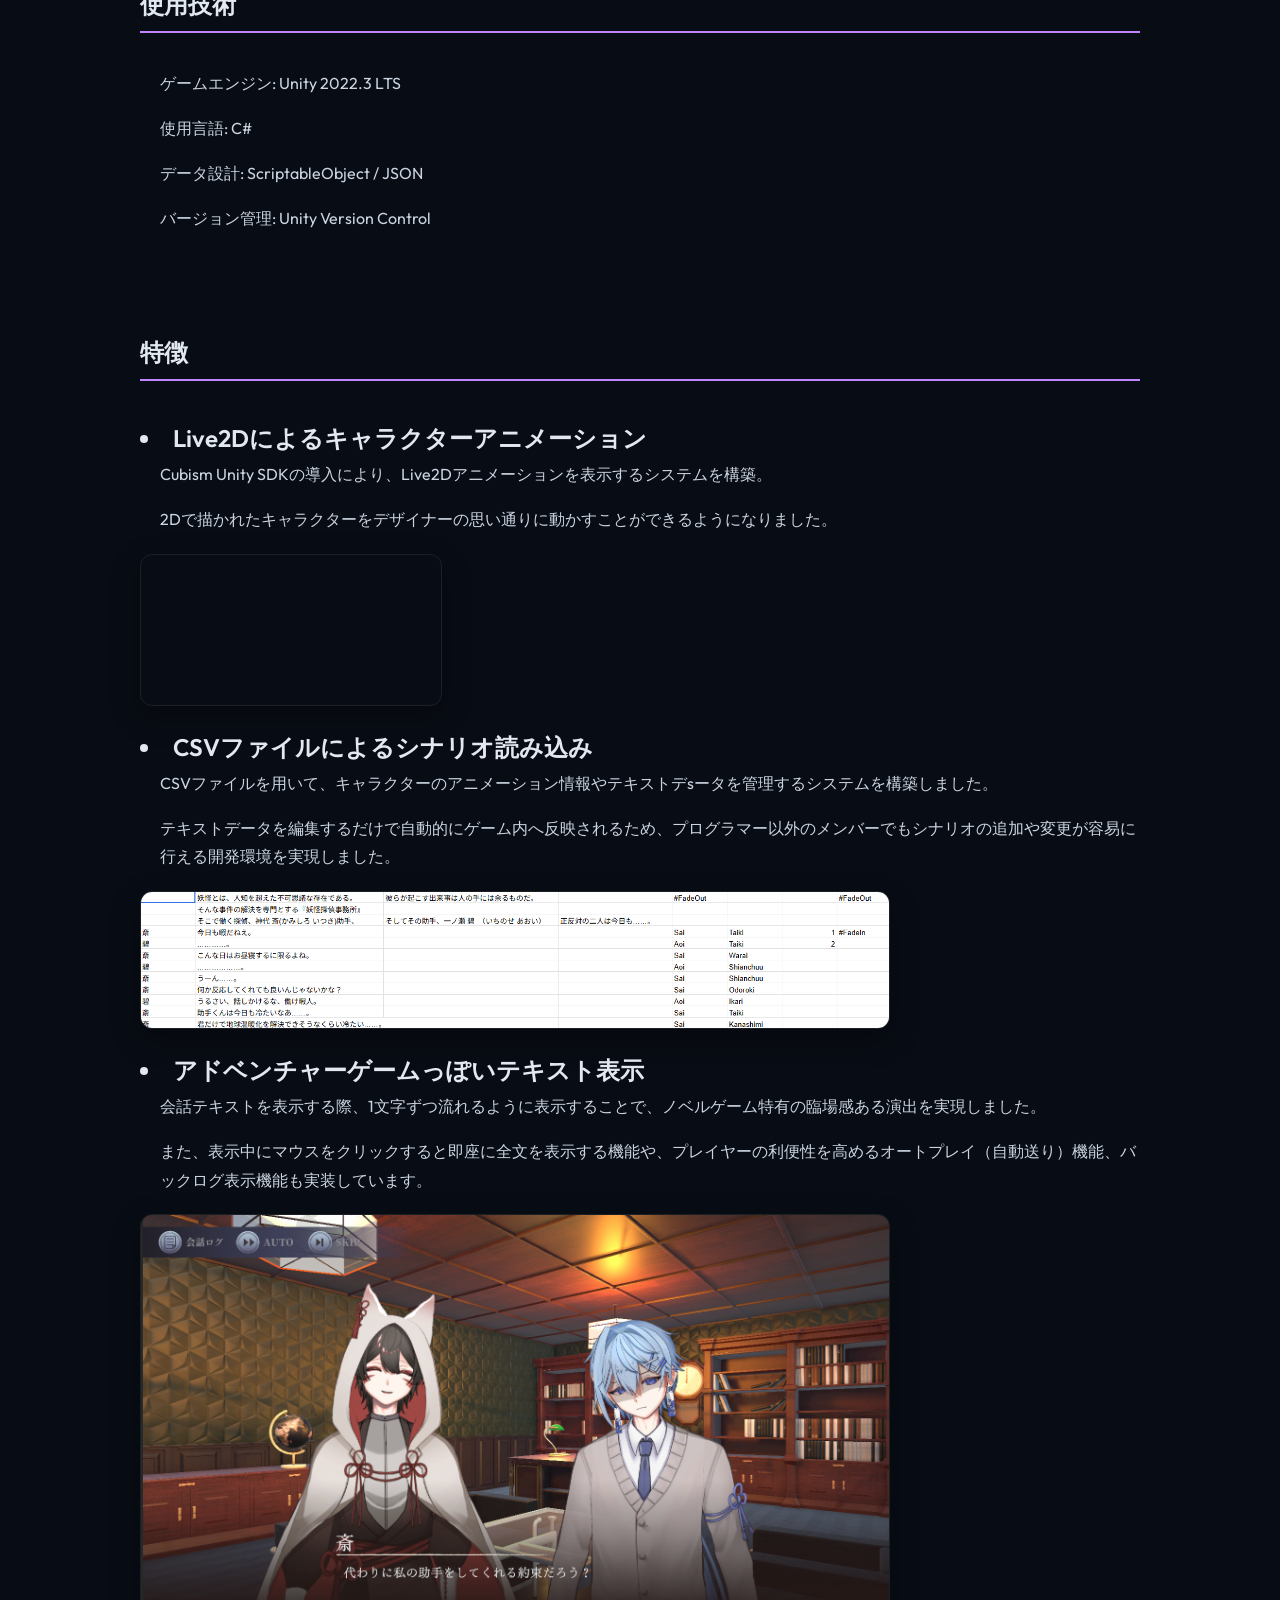
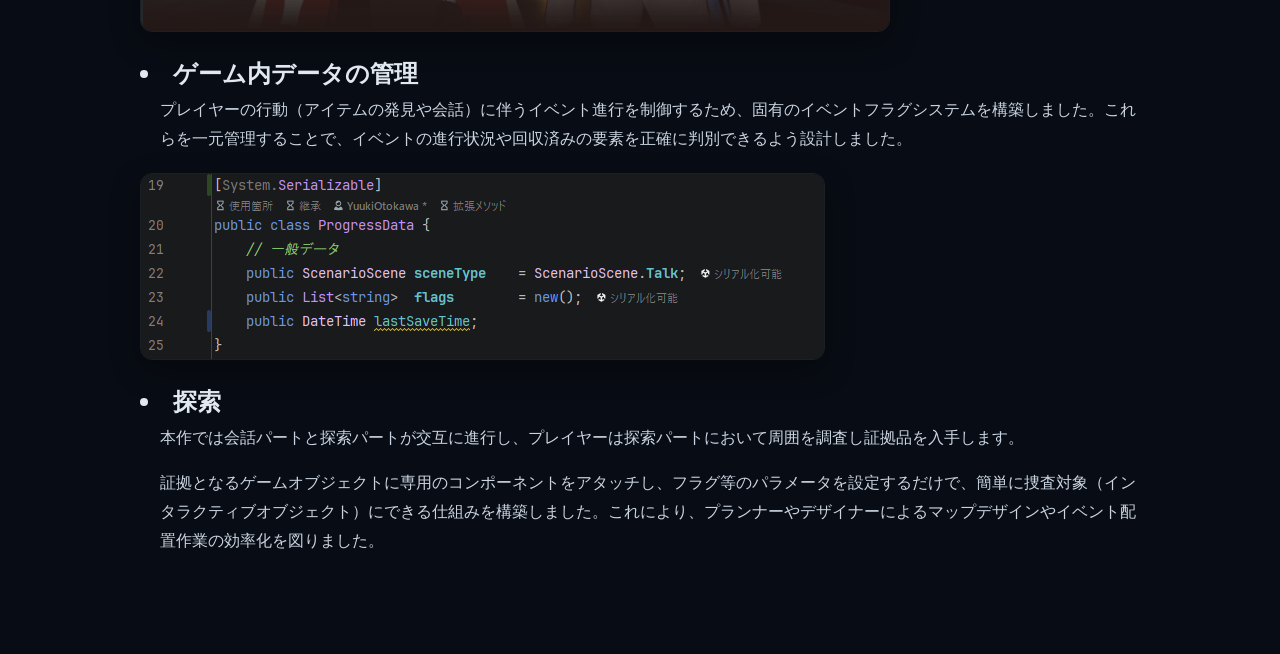
<file: projects/YokaiTantei/YokaiTantei.html>
<!DOCTYPE html>
<html lang="ja">

<head>
    <meta charset="UTF-8">
    <meta name="viewport" content="width=device-width, initial-scale=1.0">
    <title>妖怪探偵 | 音川優樹 Portfolio</title>
    <meta name="description" content="専門学校3年の夏休みから制作したアドベンチャーゲーム「妖怪探偵」の紹介ページ。">
    <link rel="icon" type="image/svg+xml" href="../../favicon.svg">

    <meta property="og:type" content="article">
    <meta property="og:title" content="妖怪探偵 | 音川優樹 Portfolio">
    <meta property="og:description" content="専門学校3年の夏休みから制作したアドベンチャーゲーム「妖怪探偵」の紹介ページ。">
    <meta property="og:image" content="https://yuukiotokawa.github.io/projects/YokaiTantei/Assets/YoukaiTitle.png">
    <meta property="og:url" content="https://yuukiotokawa.github.io/projects/YokaiTantei/YokaiTantei.html">
    <meta name="twitter:card" content="summary_large_image">

    <link rel="preconnect" href="https://fonts.googleapis.com">
    <link rel="preconnect" href="https://fonts.gstatic.com" crossorigin>
    <link href="https://fonts.googleapis.com/css2?family=Inter:wght@300;400;500;600;700&family=Outfit:wght@400;500;600;700;800&display=swap" rel="stylesheet">

    <link rel="stylesheet" href="../project-theme.css">
    <link rel="stylesheet" href="YokaiTantei.css">
</head>

<body>
    <header>
        <div class="project-title">
            <h1>妖怪探偵</h1>
        </div>
    </header>

    <nav class="thumbnail">
        <img src="Assets/YoukaiTitle.png" alt="ゲームプレイのイメージ画像">
    </nav>

    <nav class="table-of-contents">
        <h2>目次</h2>
        <ul>
            <li><a href="#overview">概要</a></li>
            <li><a href="#period">製作期間</a></li>
            <li><a href="#technology">使用技術</a></li>
            <li><a href="#features">特徴</a></li>
        </ul>
    </nav>

    <div class="content">
        <h2 id="overview">概要</h2>
        <div class="auto-p">
            「妖怪探偵」は、専門学校3年の夏休みからチームで制作している、和風ノベルアドベンチャーゲームです。

            プレイヤーは探偵となり、人間と妖怪が共存する不思議な街で巻き起こる奇妙な事件の謎を解き明かしていきます。

            私はプログラム全般をはじめ、Unity Version Controlを使用したプロジェクト全体のリポジトリ管理およびブランチ戦略の構築を担当しました。

            Unity上で動作する独自のテキストアドベンチャーエンジンを構築し、ストーリーの分岐や演出を柔軟にコントロールできるシステムを実現しています。
        </div>
    </div>
    <div class="content">
        <h2 id="period">製作期間</h2>
        <div class="auto-p">
            2025年8月 〜 現在進行中 (3年生の夏休みから開始)
        </div>
    </div>
    <div class="content">
        <h2 id="technology">使用技術</h2>
        <div class="auto-p">
            ゲームエンジン: Unity 2022.3 LTS

            使用言語: C#

            データ設計: ScriptableObject / JSON

            バージョン管理: Unity Version Control
        </div>
    </div>
    <div class="content">
        <h2 id="features">特徴</h2>
        <li>Live2Dによるキャラクターアニメーション</li>
        <div class="auto-p">
            Cubism Unity SDKの導入により、Live2Dアニメーションを表示するシステムを構築。

            2Dで描かれたキャラクターをデザイナーの思い通りに動かすことができるようになりました。
        </div>
        <video src="Assets/YoukaiAnimation.mp4" autoplay loop muted playsinline aria-label="Live2Dによるキャラクターアニメーション"></video>
        <li>CSVファイルによるシナリオ読み込み</li>
        <div class="auto-p">
            CSVファイルを用いて、キャラクターのアニメーション情報やテキストデsータを管理するシステムを構築しました。

            テキストデータを編集するだけで自動的にゲーム内へ反映されるため、プログラマー以外のメンバーでもシナリオの追加や変更が容易に行える開発環境を実現しました。
            <!--スクショを貼る-->
        </div>
        <img src="Assets/YoukaiTalkSheet.png" alt="CSVファイルによるシナリオ読み込み">
        <li>アドベンチャーゲームっぽいテキスト表示</li>
        <div class="auto-p">
            会話テキストを表示する際、1文字ずつ流れるように表示することで、ノベルゲーム特有の臨場感ある演出を実現しました。

            また、表示中にマウスをクリックすると即座に全文を表示する機能や、プレイヤーの利便性を高めるオートプレイ（自動送り）機能、バックログ表示機能も実装しています。
        </div>
        <img src="Assets/YoukaiUI.png" alt="アドベンチャーゲームっぽいテキスト表示">
        <li>ゲーム内データの管理</li>
        <div class="auto-p">
            プレイヤーの行動（アイテムの発見や会話）に伴うイベント進行を制御するため、固有のイベントフラグシステムを構築しました。これらを一元管理することで、イベントの進行状況や回収済みの要素を正確に判別できるよう設計しました。
        </div>
        <img src="Assets/YoukaiProgressData.png" alt="ゲーム内データの管理">
        <li>探索</li>
        <div class="auto-p">
            本作では会話パートと探索パートが交互に進行し、プレイヤーは探索パートにおいて周囲を調査し証拠品を入手します。

            証拠となるゲームオブジェクトに専用のコンポーネントをアタッチし、フラグ等のパラメータを設定するだけで、簡単に捜査対象（インタラクティブオブジェクト）にできる仕組みを構築しました。これにより、プランナーやデザイナーによるマップデザインやイベント配置作業の効率化を図りました。
        </div>
    </div>

    <a href="../../index.html" class="back-button">ホームに戻る</a>

    <script src="../project-common.js"></script>
    <script src="YokaiTantei.js"></script>
</body>

</html>
</file>
<file: style.css>
:root {
    /* 配色システム - 深みのある宇宙的ダークテーマ ＆ 鮮烈なサイバーブルー */
    --colorCharacter: #f1f5f9; /* ほぼ純白のグレー */
    --colorSubText: #94a3b8; /* やや明るいスレートグレー */
    --colorHeaderBackground: linear-gradient(135deg, #1e1b4b 0%, #0f172a 100%);
    --colorPageBackground: #080c14; /* 深宇宙のような漆黒に近いブルーブラック */
    --colorCardBackground: rgba(15, 23, 42, 0.7); /* 半透明ダークブルーグレー */
    --colorCardBorder: rgba(255, 255, 255, 0.08); /* 非常に繊細な白ボーダー */
    --colorHoveredCardBorder: #38bdf8; /* 鮮やかなネオンライトブルー */
    --colorButtonBackground: rgba(30, 41, 59, 0.8);
    --colorButtonHoverBackground: #0284c7;
    --imageBorderColor: #38bdf8;

    /* サイズ */
    --cardWidth: 350px;
    --cardWidthMobile: 280px;
    --profileMaxWidth: 1200px;
    --containerMaxWidth: 1400px;
    --profileImageWidth: 300px;
    --profileImageWidthMobile: 200px;
    --profileTextWidth: 600px;

    --cardBorderWidth: 1px;
    --imageBorderWidth: 3px;
    --cardBorderRadius: 16px; /* 角丸を少し広げてよりモダンに */

    /* スペーシング */
    --pagePadding: 20px;
    --headerPadding: 80px 20px;
    --titlePadding: 100px; /* 適切な高さに微調整 */
    --contentPadding: 80px;
    --cardPadding: 24px;
    --cardGap: 30px;

    --listPadding: 12px 0;
    --listTextPadding: 20px;

    /* フォント */
    --fontFamily: 'Outfit', 'Inter', -apple-system, BlinkMacSystemFont, 'Segoe UI', Roboto, sans-serif;
    --fontSizeText: 1rem;
    --fontSizeTitle: 2.2rem;
    --fontSizeSubtitle: 1.5rem;
    --fontSizeHeader: 3.5rem;
    --fontSizeSubText: 0.9rem;
}

* {
    margin: 0;
    padding: 0;
    box-sizing: border-box;
}

body {
    font-family: var(--fontFamily);
    background: var(--colorPageBackground);
    color: var(--colorCharacter);
    padding: 0 var(--pagePadding);
    line-height: 1.6;
    overflow-x: hidden;
}

header {
    text-align: center;
    padding: var(--headerPadding);
    background: var(--colorHeaderBackground);
    margin-bottom: var(--titlePadding);
    margin-left: calc(-1 * var(--pagePadding));
    margin-right: calc(-1 * var(--pagePadding));
    border-bottom: 1px solid rgba(255, 255, 255, 0.05);
    box-shadow: 0 10px 30px rgba(0, 0, 0, 0.5);
    position: relative;
}

/* ヘッダーにサイバー風のバックグラウンド装飾を加える */
header::after {
    content: '';
    position: absolute;
    bottom: 0;
    left: 0;
    right: 0;
    height: 4px;
    background: linear-gradient(90deg, #38bdf8, #818cf8, #38bdf8);
    box-shadow: 0 0 12px rgba(56, 189, 248, 0.5);
}

header h1 {
    font-size: var(--fontSizeHeader);
    font-weight: 800;
    letter-spacing: -0.03em;
    background: linear-gradient(135deg, #f8fafc 30%, #94a3b8 100%);
    -webkit-background-clip: text;
    -webkit-text-fill-color: transparent;
    margin-bottom: 10px;
}

header .subtitle {
    color: var(--colorSubText);
    font-size: 1.2rem;
    font-weight: 400;
    letter-spacing: 0.05em;
    text-transform: uppercase;
}

h2 {
    text-align: center;
    margin-bottom: 40px;
    font-size: var(--fontSizeTitle);
    font-weight: 700;
    letter-spacing: -0.02em;
    background: linear-gradient(90deg, #ffffff, #94a3b8);
    -webkit-background-clip: text;
    -webkit-text-fill-color: transparent;
}

h3 {
    text-align: left;
    margin-bottom: 20px;
    font-size: var(--fontSizeSubtitle);
    font-weight: 600;
    color: #e2e8f0;
}

/* 自己紹介(キャッチフレーズ + 自己分析文) */
.intro {
    text-align: center;
}

.intro-content {
    display: flex;
    align-items: center;
    gap: 40px;
    text-align: left;
}

.profile-photo {
    width: var(--profileImageWidth);
    flex-shrink: 0;
    height: auto;
    border-radius: 12px;
    border: var(--imageBorderWidth) solid var(--imageBorderColor);
    box-shadow: 0 0 25px rgba(56, 189, 248, 0.25);
    transition: transform 0.3s ease, box-shadow 0.3s ease;
}

.profile-photo:hover {
    transform: scale(1.02);
    box-shadow: 0 0 35px rgba(56, 189, 248, 0.4);
}

.catchphrase {
    font-size: 2rem;
    font-weight: 700;
    letter-spacing: -0.02em;
    background: linear-gradient(90deg, #ffffff, #38bdf8);
    -webkit-background-clip: text;
    -webkit-text-fill-color: transparent;
    margin-bottom: 50px;
}

.intro-statement {
    text-align: left;
}

.intro-statement p {
    font-size: 1.05rem;
    line-height: 2;
    color: #cbd5e1;
    margin-bottom: 24px;
}

.intro-statement p:last-child {
    margin-bottom: 0;
}

/* 自己紹介・About Me セクションのガラスモーフィズム */
.intro,
.about-me {
    max-width: var(--profileMaxWidth);
    margin: var(--contentPadding) auto;
    padding: var(--cardPadding);
    border: var(--cardBorderWidth) solid var(--colorCardBorder);
    border-radius: var(--cardBorderRadius);
    background: var(--colorCardBackground);
    backdrop-filter: blur(16px);
    -webkit-backdrop-filter: blur(16px);
    box-shadow: 0 20px 50px rgba(0, 0, 0, 0.3);
    position: relative;
    overflow: hidden;
}

.intro::before,
.about-me::before {
    content: '';
    position: absolute;
    top: -50%;
    left: -50%;
    width: 200%;
    height: 200%;
    background: radial-gradient(circle, rgba(56, 189, 248, 0.03) 0%, transparent 70%);
    pointer-events: none;
}

.about-me-content {
    display: flex;
    align-items: flex-start;
    gap: 40px;
}

.profile-text {
    text-align: left;
    font-size: var(--fontSizeText);
    line-height: 1.8;
    flex: 0 0 270px;
}

.profile-text h3 {
    font-size: 1.8rem;
    font-weight: 700;
    background: linear-gradient(90deg, #ffffff, #38bdf8);
    -webkit-background-clip: text;
    -webkit-text-fill-color: transparent;
    margin-bottom: 12px;
}

.profile-text p {
    color: #cbd5e1;
    margin-bottom: 6px;
}

.skills {
    flex: 1;
    min-width: 0;
    text-align: left;
}

.skills-summary {
    text-align: left;
    margin-bottom: 25px;
    font-size: 1.8rem;
    font-weight: 700;
    letter-spacing: -0.02em;
    background: linear-gradient(90deg, #ffffff, #94a3b8);
    -webkit-background-clip: text;
    -webkit-text-fill-color: transparent;
    border-bottom: 1px solid rgba(255, 255, 255, 0.1);
    padding-bottom: 10px;
    cursor: pointer;
    list-style: none;
}

.skills-summary::-webkit-details-marker {
    display: none;
}

.skills-summary::before {
    content: '▶';
    display: inline-block;
    font-size: 0.9rem;
    margin-right: 10px;
    color: #38bdf8;
    -webkit-text-fill-color: #38bdf8;
    transition: transform 0.2s ease;
}

.skills-details[open] .skills-summary::before {
    transform: rotate(90deg);
}

.skills-details[open] .skills-summary {
    margin-bottom: 25px;
}

.skill-category {
    margin-bottom: 35px;
}

.skill-category h3 {
    font-size: 1.2rem;
    border-bottom: 2px solid rgba(255, 255, 255, 0.08);
    padding-bottom: 6px;
    margin-bottom: 18px;
    color: #94a3b8;
    text-transform: uppercase;
    letter-spacing: 0.05em;
}

.skills ul {
    list-style: none;
    padding-left: 0;
}

.skills ul li {
    margin: 15px 0;
}

.skill-item {
    display: flex;
    flex-direction: column;
    gap: 8px;
    width: 100%;
}

.skill-info {
    display: flex;
    justify-content: space-between;
    align-items: center;
    font-size: var(--fontSizeSubText);
    font-weight: 600;
    color: #e2e8f0;
}

.skill-score {
    color: #38bdf8;
    font-family: 'Outfit', sans-serif;
}

/* スキルグラフをモダンに */
.skill-graph {
    display: flex;
    gap: 5px;
    height: 10px;
    width: 100%;
}

.skill-block {
    flex: 1;
    background-color: rgba(255, 255, 255, 0.08);
    border-radius: 3px;
    transition: background-color 0.5s ease;
}

.skill-graph .filled {
    background: linear-gradient(90deg, #38bdf8, #818cf8);
    box-shadow: 0 0 8px rgba(56, 189, 248, 0.4);
}

.skill-simple-list {
    display: flex;
    flex-wrap: wrap;
    gap: 10px;
}

.skill-list-item {
    background: rgba(255, 255, 255, 0.05);
    border: 1px solid rgba(255, 255, 255, 0.08);
    padding: 8px 16px;
    border-radius: 20px;
    font-size: var(--fontSizeSubText);
    color: #cbd5e1;
    transition: all 0.3s ease;
}

/*.skill-list-item:hover {*/
/*    background: rgba(56, 189, 248, 0.1);*/
/*    border-color: rgba(56, 189, 248, 0.3);*/
/*    color: #38bdf8;*/
/*    transform: translateY(-2px);*/
/*}*/

/* プロジェクトグリッド */
.projects {
    padding-bottom: var(--titlePadding);
}

.kanban-board {
    display: grid;
    grid-template-columns: repeat(3, minmax(0, 1fr));
    gap: var(--cardGap);
    max-width: var(--containerMaxWidth);
    margin: 0 auto;
}

/* プロジェクトカードのプレミアムガラスモーフィズム */
.project-card-link {
    text-decoration: none;
    color: inherit;
    display: block;
    transition: none;
}

.project-card {
    width: 100%;
    height: 320px;
    background-color: var(--colorCardBackground);
    background-size: cover;
    background-position: center;
    background-repeat: no-repeat;
    /* 最初から透過のborderを置いてカクつきを防ぐ */
    border: var(--cardBorderWidth) solid var(--colorCardBorder);
    border-radius: var(--cardBorderRadius);
    padding: 0;
    transition: transform 0.4s cubic-bezier(0.16, 1, 0.3, 1), box-shadow 0.4s ease, border-color 0.4s ease;
    flex-shrink: 0;
    position: relative;
    overflow: hidden;
    box-shadow: 0 10px 30px rgba(0, 0, 0, 0.2);
}

.project-card-content {
    padding: var(--cardPadding);
    background: linear-gradient(to top, rgba(8, 12, 20, 0.95) 0%, rgba(8, 12, 20, 0.6) 80%, rgba(8, 12, 20, 0.3) 100%);
    box-shadow: inset 0 0 50px rgba(0, 0, 0, 0.6); /* カードの四辺（端）を暗くして引き締める */
    height: 100%;
    display: flex;
    flex-direction: column;
    justify-content: flex-end;
}

/* ホバーエフェクトのアップグレード（ガタつきバグ解消！） */
.project-card:hover {
    transform: translateY(-8px);
    box-shadow: 0 15px 35px rgba(56, 189, 248, 0.25);
    border-color: var(--colorHoveredCardBorder);
}

.project-card h3 {
    font-size: 1.6rem;
    font-weight: 700;
    margin-bottom: 8px;
    color: #ffffff;
    text-shadow: 0 2px 4px rgba(0,0,0,0.5);
    letter-spacing: -0.01em;
}

.project-detail {
    font-size: 0.95rem;
    color: #cbd5e1;
    line-height: 1.5;
    margin-bottom: 16px;
    display: -webkit-box;
    -webkit-line-clamp: 2;
    -webkit-box-orient: vertical;
    overflow: hidden;
    text-shadow: 0 1px 2px rgba(0,0,0,0.5);
}

/* 丸みを帯びたお洒落なタグ（バッジ） */
.project-tags {
    display: flex;
    flex-wrap: wrap;
    gap: 6px;
    margin-top: auto;
}

.tag {
    background: rgba(56, 189, 248, 0.12);
    border: 1px solid rgba(56, 189, 248, 0.25);
    color: #38bdf8;
    padding: 3px 10px;
    border-radius: 12px;
    font-size: 0.75rem;
    font-weight: 600;
    letter-spacing: 0.02em;
    backdrop-filter: blur(4px);
    transition: all 0.2s ease;
}

.project-card:hover .tag {
    background: rgba(56, 189, 248, 0.2);
    border-color: rgba(56, 189, 248, 0.4);
}

/* フッター */
footer {
    text-align: center;
    padding: 60px 20px;
    background: #06090f;
    border-top: 1px solid rgba(255, 255, 255, 0.05);
    margin-left: calc(-1 * var(--pagePadding));
    margin-right: calc(-1 * var(--pagePadding));
}

footer p {
    color: var(--colorSubText);
    font-size: var(--fontSizeSubText);
    letter-spacing: 0.03em;
}

/* レスポンシブ */
@media (max-width: 1024px) {
    .intro-content {
        flex-direction: column;
        align-items: center;
        gap: 30px;
    }

    .about-me-content {
        flex-direction: column;
        align-items: center;
        gap: 30px;
    }

    .profile-text {
        flex: none;
    }

    .skills {
        width: 100%;
    }

    .skills-summary {
        text-align: center;
    }

    .kanban-board {
        grid-template-columns: repeat(2, minmax(0, 1fr));
    }
}

@media (max-width: 768px) {
    .kanban-board {
        grid-template-columns: 1fr;
    }

    :root {
        --fontSizeHeader: 2.5rem;
        --fontSizeTitle: 1.8rem;
    }

    .catchphrase {
        font-size: 1.5rem;
    }

    header h1 {
        font-size: 2.2rem;
    }

    header .subtitle {
        font-size: 0.95rem;
    }

    .profile-photo {
        width: var(--profileImageWidthMobile);
        margin: 0 auto;
    }
    
    .profile-text {
        text-align: center;
    }
    
    .profile-text h3 {
        text-align: center;
    }
}
</file>
<file: projects/project-theme.css>
/*
  全プロジェクト詳細ページ共通のダークテーマ。
  ホームページ(style.css)と視覚言語を統一しつつ、
  --accentColor / --accentGlow だけを各プロジェクトのCSSで上書きして
  プロジェクトごとの差し色を出す。
*/
:root {
    --colorCharacter: #f1f5f9;
    --colorSubText: #94a3b8;
    --colorHeaderBackground: linear-gradient(135deg, #1e1b4b 0%, #0f172a 100%);
    --colorPageBackground: #080c14;
    --colorCardBackground: rgba(15, 23, 42, 0.7);
    --colorCardBorder: rgba(255, 255, 255, 0.08);
    --cardBorderRadius: 16px;

    /* フォールバック値。各プロジェクトのCSSで上書きされる */
    --accentColor: #38bdf8;
    --accentGlow: rgba(56, 189, 248, 0.25);

    --pagePadding: 20px;
    --headerPadding: 60px 20px;
    --headerMarginBottom: 100px;

    --contentMargin: 0 auto 100px auto;
    --cardMaxWidth: 600px;
    --contentMaxWidth: 1000px;
    --referenceMargin: 0 auto 50px auto;

    --titleMarginBottom: 1.5em;
    --textLineHeight: 1.8;

    --fontFamily: 'Outfit', 'Inter', -apple-system, BlinkMacSystemFont, 'Segoe UI', Roboto, sans-serif;
    --fontSizeText: 1rem;
    --fontSizeTitle: 2.2rem;
    --fontSizeContentTitle: 1.5rem;
    --fontSizeSubtitle: 1.5rem;
    --fontSizeHeader: 3rem;
    --fontSizeSubText: 0.9rem;
}

* {
    margin: 0;
    padding: 0;
    box-sizing: border-box;
}

body {
    font-family: var(--fontFamily);
    overflow-x: hidden;
    width: 100%;
    background: var(--colorPageBackground);
    color: var(--colorCharacter);
    line-height: 1.6;
}

header {
    text-align: center;
    padding: var(--headerPadding);
    background: var(--colorHeaderBackground);
    margin-bottom: var(--headerMarginBottom);
    width: 100%;
    border-bottom: 1px solid rgba(255, 255, 255, 0.05);
    box-shadow: 0 10px 30px rgba(0, 0, 0, 0.5);
    position: relative;
}

header::after {
    content: '';
    position: absolute;
    bottom: 0;
    left: 0;
    right: 0;
    height: 4px;
    background: linear-gradient(90deg, transparent, var(--accentColor), transparent);
    box-shadow: 0 0 12px var(--accentGlow);
}

.project-title {
    text-align: center;
}

h1 {
    font-size: var(--fontSizeHeader);
    font-weight: 800;
    letter-spacing: -0.02em;
    background: linear-gradient(90deg, #ffffff, var(--accentColor));
    -webkit-background-clip: text;
    -webkit-text-fill-color: transparent;
}

h2 {
    font-size: var(--fontSizeContentTitle);
    font-weight: 700;
    margin-block-end: var(--titleMarginBottom);
    border-bottom: 2px solid var(--accentColor);
    padding-bottom: 8px;
    color: #e2e8f0;
}

h3 {
    margin-top: 20px;
    font-size: var(--fontSizeSubtitle);
    font-weight: 700;
    color: #e2e8f0;
}

p {
    font-family: var(--fontFamily);
    font-size: var(--fontSizeText);
    line-height: var(--textLineHeight);
    overflow-wrap: break-word;
    color: #cbd5e1;
}

.auto-p {
    margin-left: 20px;
    overflow-wrap: break-word;
    color: #cbd5e1;
}

.auto-p p {
    margin-bottom: 1em;
}

li {
    margin-top: 20px;
    font-size: var(--fontSizeSubtitle);
    font-weight: 600;
    list-style-position: inside;
    line-height: var(--textLineHeight);
    color: #e2e8f0;
}

.thumbnail {
    display: flex;
    justify-content: center;
    width: 30%;
    margin: var(--contentMargin);
}

.thumbnail img {
    width: 100%;
    border-radius: var(--cardBorderRadius);
    border: 1px solid var(--colorCardBorder);
    box-shadow: 0 20px 50px rgba(0, 0, 0, 0.4), 0 0 30px var(--accentGlow);
}

.content {
    max-width: var(--contentMaxWidth);
    margin: var(--contentMargin);
}

.content img,
.content video {
    max-width: 75%;
    width: auto;
    height: auto;
    display: block;
    margin: 20px 0;
    border-radius: 12px;
    border: 1px solid var(--colorCardBorder);
    box-shadow: 0 10px 30px rgba(0, 0, 0, 0.3);
}

.content img,
.thumbnail img {
    cursor: zoom-in;
    transition: transform 0.3s ease, box-shadow 0.3s ease;
}

.content img:hover,
.thumbnail img:hover {
    transform: scale(1.015);
    box-shadow: 0 10px 30px rgba(0, 0, 0, 0.3), 0 0 24px var(--accentGlow);
}

/* 画像拡大表示用ライトボックス */
.lightbox-overlay {
    position: fixed;
    inset: 0;
    display: flex;
    align-items: center;
    justify-content: center;
    background: rgba(3, 6, 12, 0.92);
    backdrop-filter: blur(4px);
    -webkit-backdrop-filter: blur(4px);
    opacity: 0;
    pointer-events: none;
    transition: opacity 0.25s ease;
    z-index: 2000;
}

.lightbox-overlay.active {
    opacity: 1;
    pointer-events: auto;
}

.lightbox-overlay img {
    max-width: 90vw;
    max-height: 85vh;
    border-radius: 12px;
    border: 1px solid var(--colorCardBorder);
    box-shadow: 0 20px 60px rgba(0, 0, 0, 0.6), 0 0 40px var(--accentGlow);
    cursor: zoom-out;
}

.lightbox-close {
    position: absolute;
    top: 24px;
    right: 24px;
    width: 44px;
    height: 44px;
    border-radius: 50%;
    background: rgba(30, 41, 59, 0.8);
    border: 1px solid var(--colorCardBorder);
    color: var(--colorCharacter);
    font-size: 1.6rem;
    line-height: 1;
    display: flex;
    align-items: center;
    justify-content: center;
    cursor: pointer;
    transition: all 0.2s ease;
}

.lightbox-close:hover {
    background: var(--accentColor);
    border-color: var(--accentColor);
    color: #080c14;
}

.reference {
    margin: var(--referenceMargin);
}

.repoLink {
    font-size: var(--fontSizeSubtitle);
    color: var(--accentColor);
    text-decoration: none;
    font-weight: 700;
}

.repoLink:hover {
    text-decoration: underline;
}

.refLink {
    font-size: var(--fontSizeText);
    word-break: break-all;
    color: var(--colorSubText);
}

.table-of-contents {
    max-width: var(--cardMaxWidth);
    margin: var(--contentMargin);
    padding: 24px 40px;
    background: var(--colorCardBackground);
    border: 1px solid var(--colorCardBorder);
    border-radius: var(--cardBorderRadius);
    backdrop-filter: blur(16px);
    -webkit-backdrop-filter: blur(16px);
    box-shadow: 0 20px 50px rgba(0, 0, 0, 0.3);
}

.table-of-contents h2 {
    margin-block-end: 0.8em;
    border-bottom: none;
    padding-bottom: 0;
}

.table-of-contents ul {
    list-style: none;
    padding-left: 0;
}

.table-of-contents li {
    margin-top: 0;
    margin-bottom: 0.5em;
    font-size: var(--fontSizeText);
    font-weight: 400;
    color: var(--colorSubText);
}

.table-of-contents a {
    color: var(--colorSubText);
    text-decoration: none;
    font-size: var(--fontSizeText);
    transition: color 0.2s;
}

.table-of-contents a:hover {
    color: var(--accentColor);
    text-decoration: underline;
}

.back-button {
    position: fixed;
    bottom: 30px;
    right: 30px;
    padding: 14px 24px;
    background: rgba(30, 41, 59, 0.8);
    border: 1px solid var(--accentColor);
    color: var(--colorCharacter);
    text-decoration: none;
    border-radius: 999px;
    font-size: var(--fontSizeText);
    font-family: var(--fontFamily);
    backdrop-filter: blur(8px);
    -webkit-backdrop-filter: blur(8px);
    box-shadow: 0 4px 20px var(--accentGlow);
    transition: background-color 0.3s, color 0.3s, transform 0.2s;
    z-index: 1000;
}

.back-button:hover {
    background: var(--accentColor);
    color: #080c14;
    transform: translateY(-2px);
}

.image-row {
    display: flex;
    justify-content: space-between;
    gap: 10px;
    margin: 20px 0;
    align-items: flex-start;
}

.content .image-row img {
    margin: 0;
    max-width: 48%;
    width: 48%;
}

@media (max-width: 768px) {
    :root {
        --fontSizeHeader: 2.2rem;
        --fontSizeTitle: 1.6rem;
    }

    .thumbnail,
    .content,
    .table-of-contents {
        width: 70%;
        max-width: 70%;
    }

    .back-button {
        padding: 10px 18px;
        bottom: 16px;
        right: 16px;
    }
}
</file>
<file: projects/AsteroidEngine/AsteroidEngine.css>
:root {
    --accentColor: #818cf8; /* インディゴ(OtokawaEngineの後継として差別化) */
    --accentGlow: rgba(129, 140, 248, 0.25);
}
</file>
<file: projects/FormulaXTactics/FormulaXTactics.css>
:root {
    --accentColor: #22d3ee; /* シアン */
    --accentGlow: rgba(34, 211, 238, 0.25);
}
</file>
<file: projects/Futsumaken/Futsumaken.css>
:root {
    --accentColor: #f87171; /* レッド */
    --accentGlow: rgba(248, 113, 113, 0.25);
}
</file>
<file: projects/HAKOPOS/HAKOPOS.css>
:root {
    --accentColor: #fb923c; /* オレンジ */
    --accentGlow: rgba(251, 146, 60, 0.25);
}
</file>
<file: projects/KemariOnmyouji/KemariOnmyouji.css>
:root {
    --accentColor: #c084fc; /* 陰陽師をイメージしたパープル */
    --accentGlow: rgba(192, 132, 252, 0.25);
}
</file>
<file: projects/OtokawaEngine/OtokawaEngine.css>
:root {
    --accentColor: #38bdf8; /* サイバーブルー */
    --accentGlow: rgba(56, 189, 248, 0.25);
}
</file>
<file: projects/Teamwork/Teamwork.css>
:root {
    --accentColor: #f59e0b;
    --accentGlow: rgba(245, 158, 11, 0.25);
}

.project-link {
    margin: 24px 0 0 20px;
}

.project-link a {
    color: var(--accentColor);
    font-weight: 700;
}
</file>
<file: projects/YokaiTantei/YokaiTantei.css>
:root {
    --accentColor: #c084fc; /* パープル */
    --accentGlow: rgba(192, 132, 252, 0.25);
}
</file>
